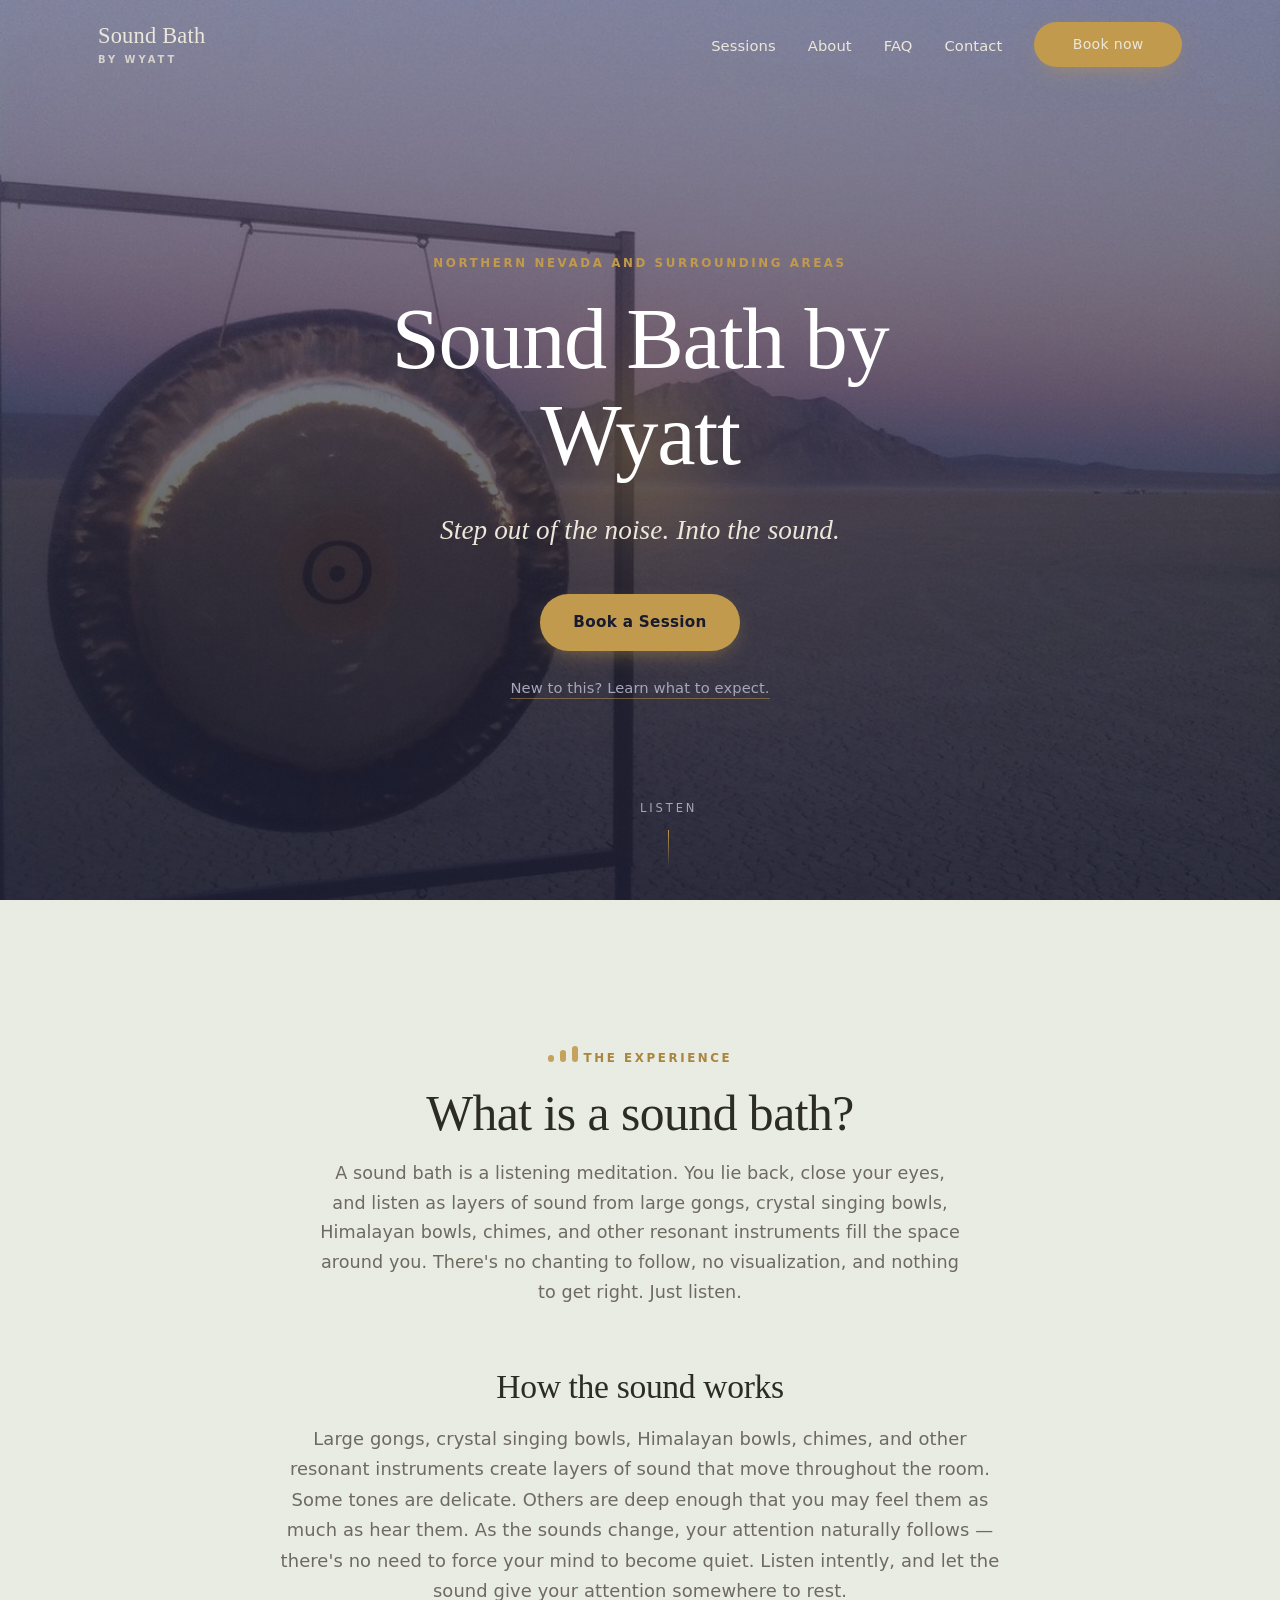
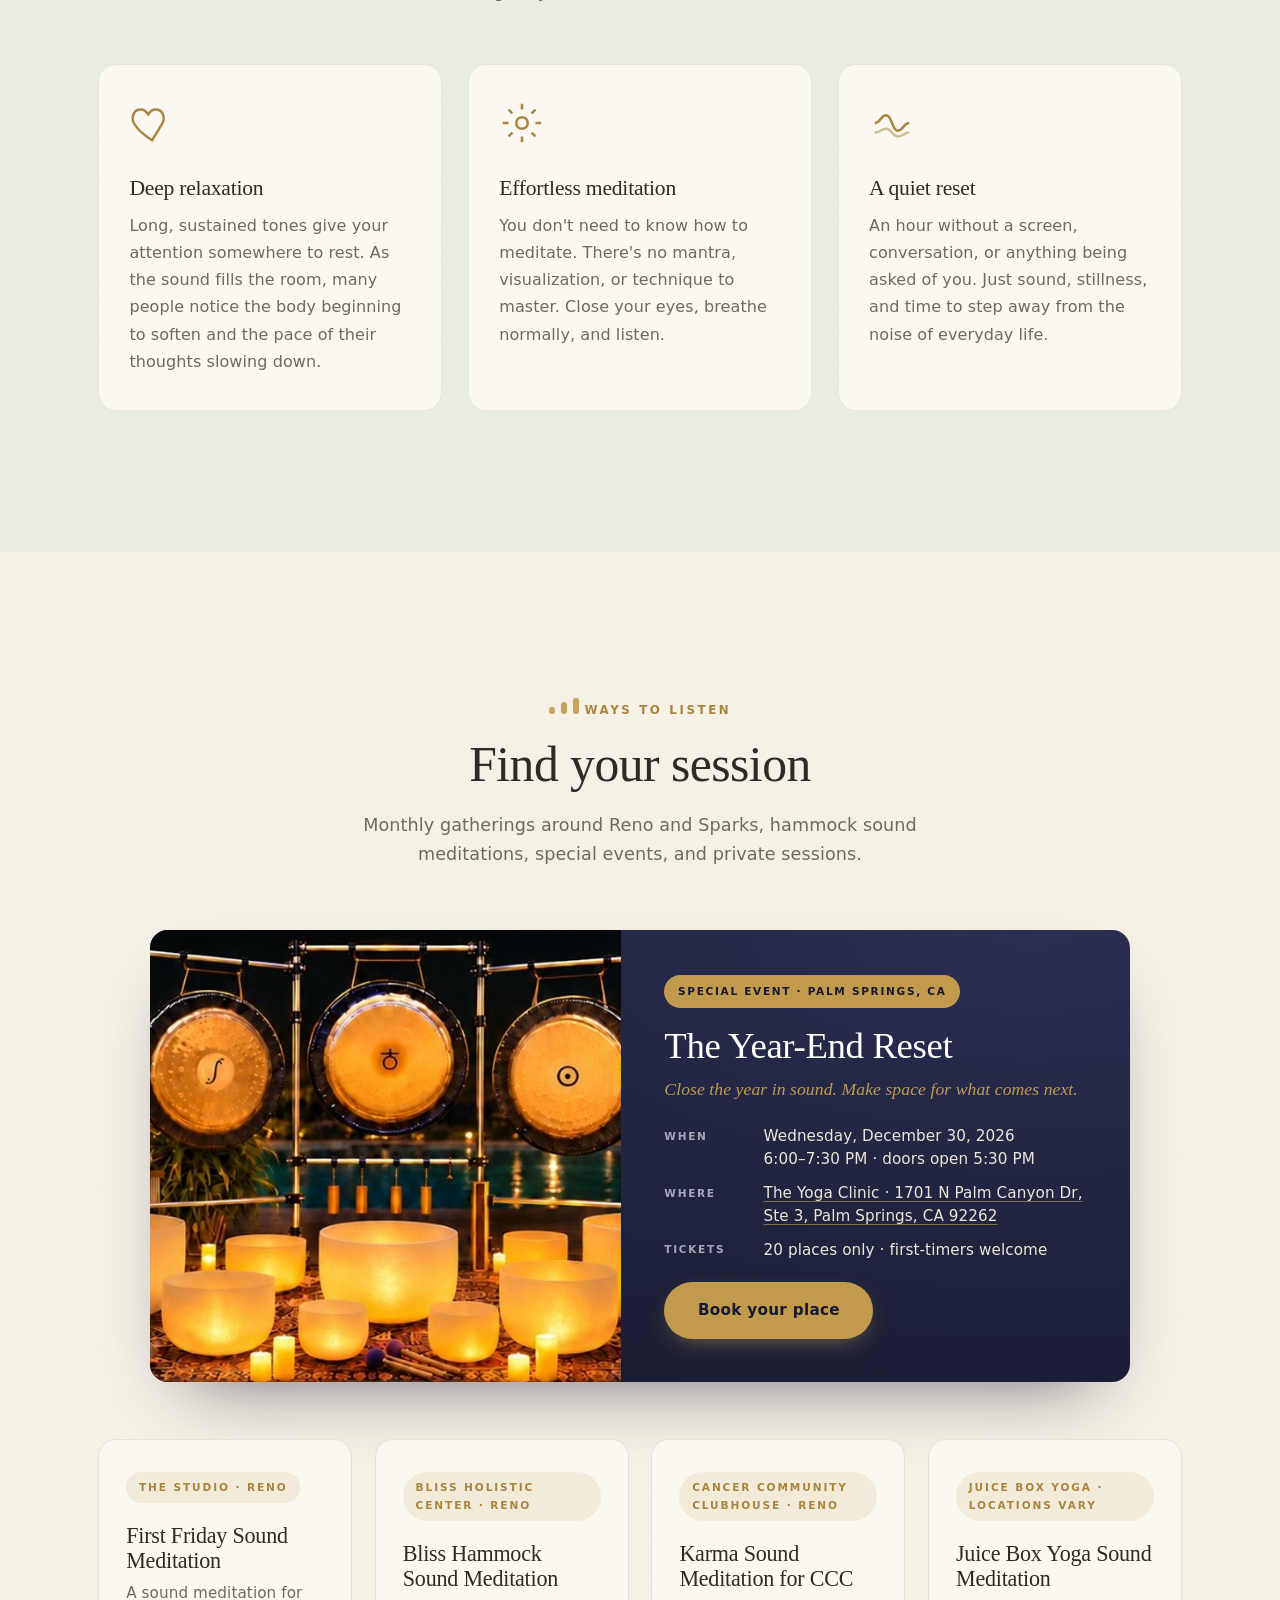
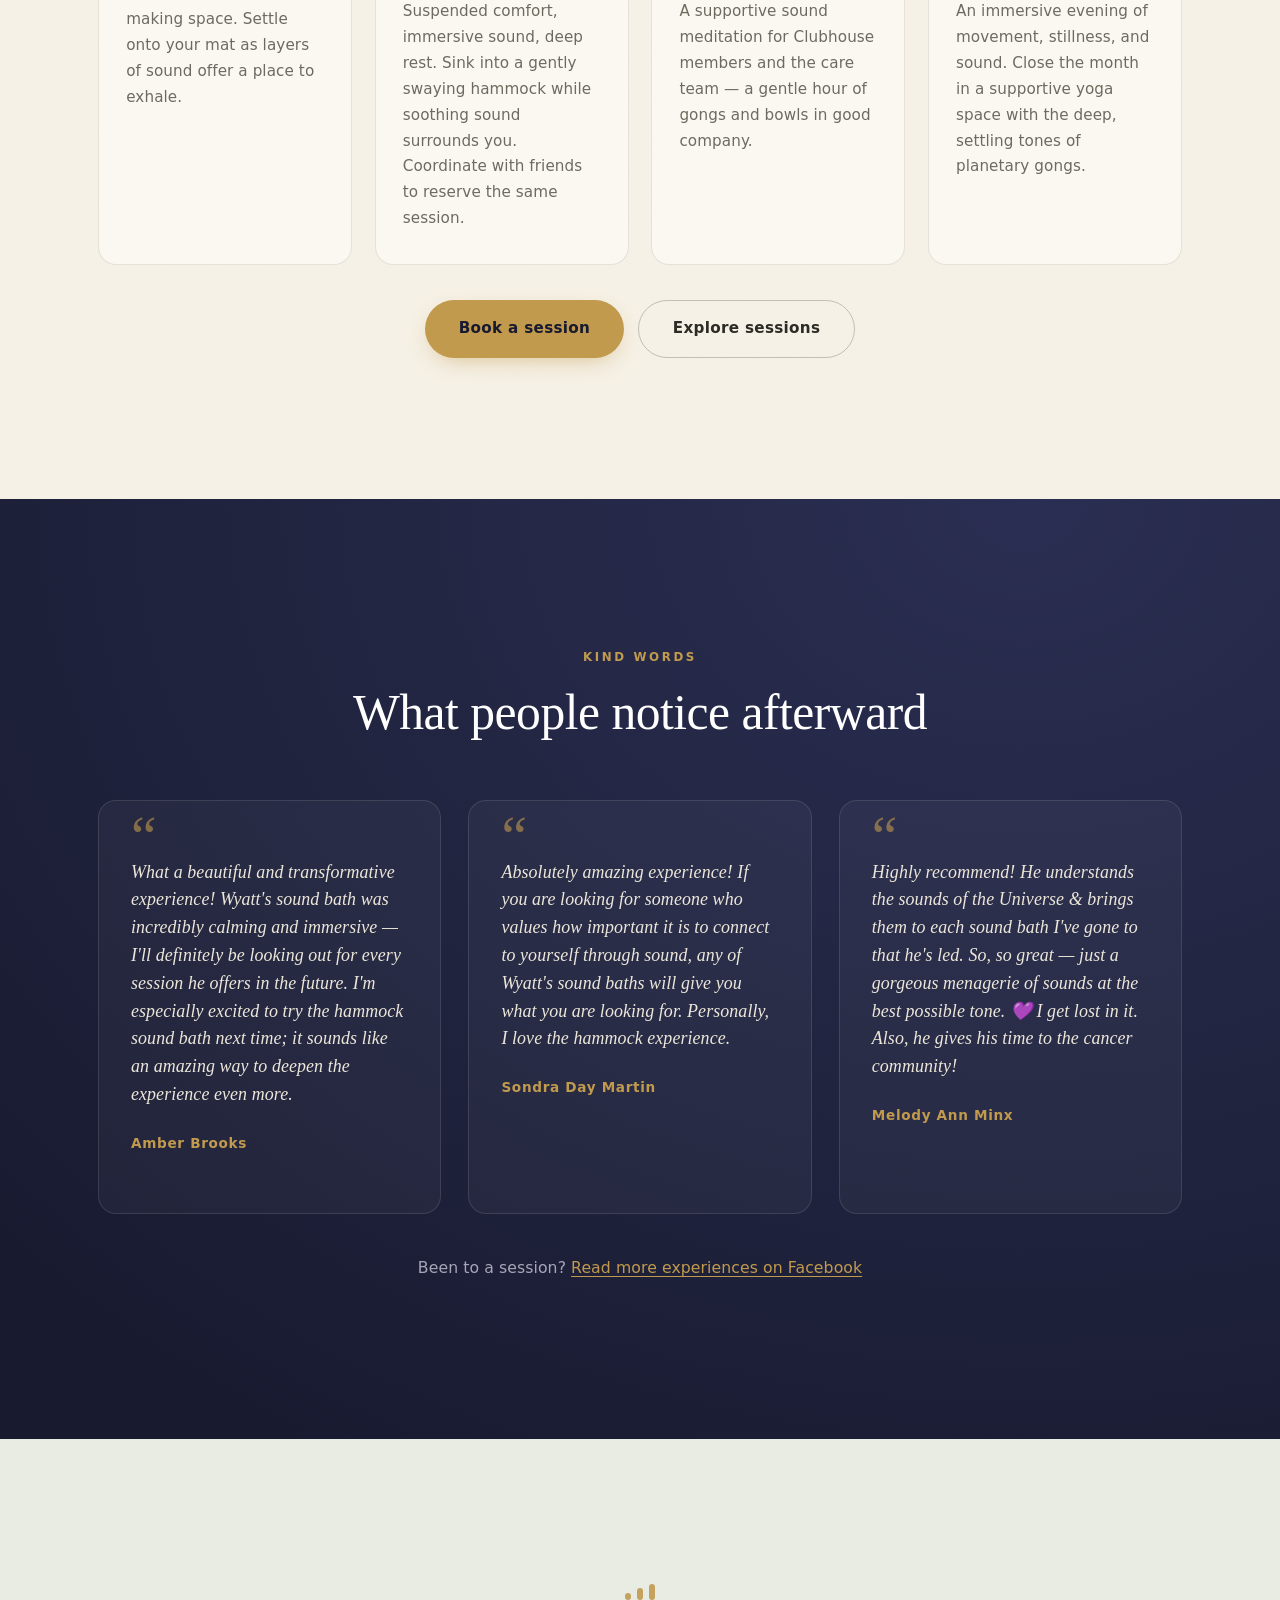
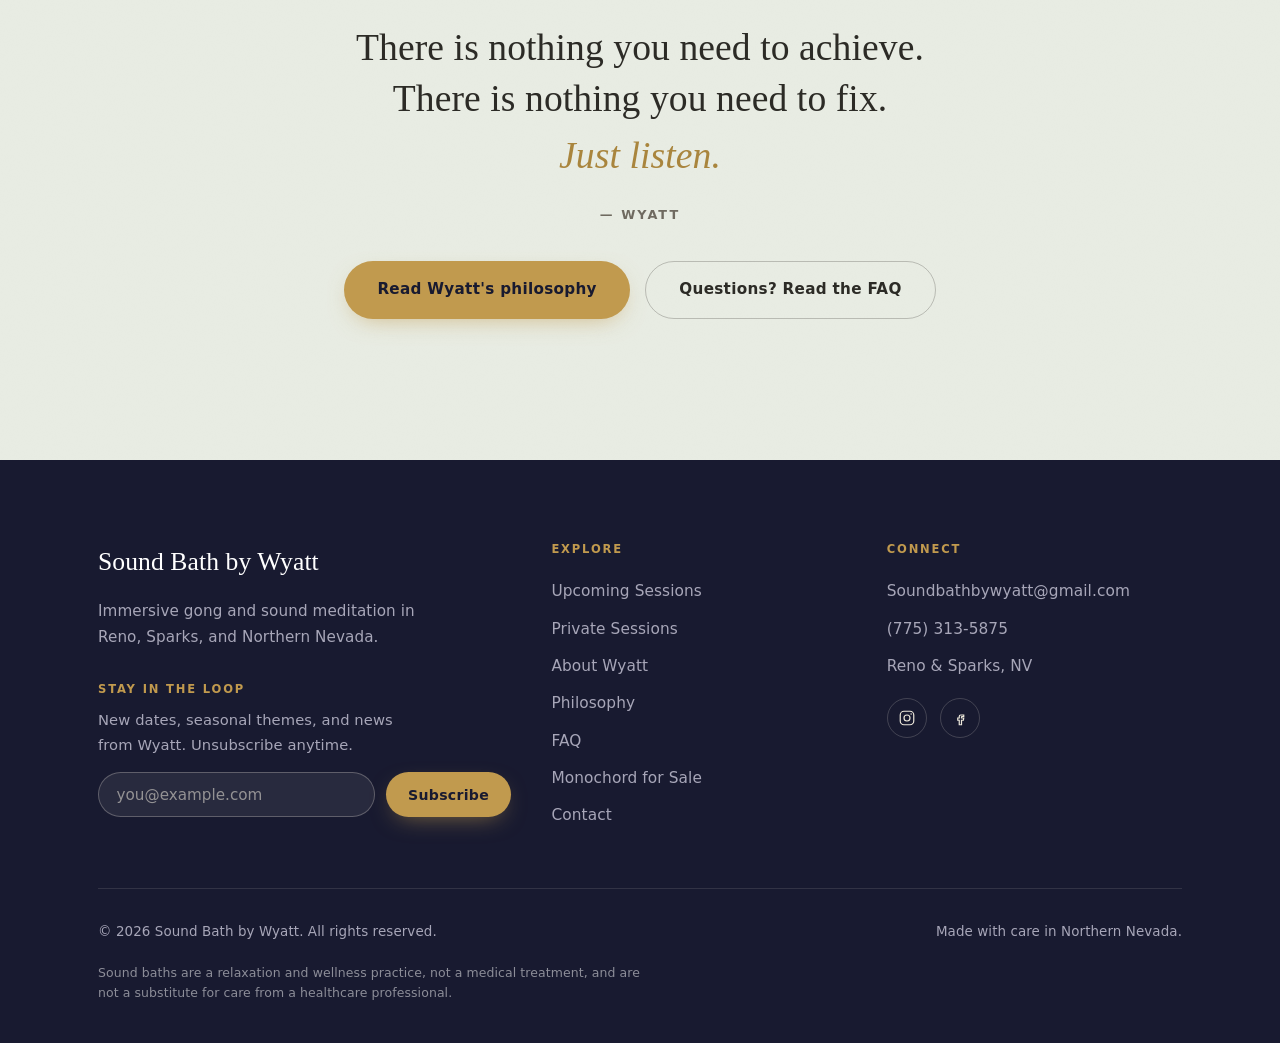
<file: index.html>
<!DOCTYPE html>
<html lang="en">
<head>
<meta charset="UTF-8" />
<meta name="viewport" content="width=device-width, initial-scale=1.0" />
<title>Sound Bath by Wyatt — Deep rest through sound and resonance | Northern Nevada</title>
<meta name="description" content="Immersive gong and sound meditation in Reno, Sparks, and Northern Nevada — large gongs, quartz crystal bowls, Himalayan bowls, and chimes. Step out of the noise. Into the sound." />
<link rel="canonical" href="https://soundbathbywyatt.com/" />
<!-- Social share preview (Open Graph + Twitter) -->
<meta property="og:type" content="website" />
<meta property="og:site_name" content="Sound Bath by Wyatt" />
<meta property="og:title" content="Sound Bath by Wyatt — Deep rest through sound and resonance | Northern Nevada" />
<meta property="og:description" content="Immersive gong and sound meditation in Reno, Sparks, and Northern Nevada — large gongs, quartz crystal bowls, Himalayan bowls, and chimes. Step out of the noise. Into the sound." />
<meta property="og:image" content="https://soundbathbywyatt.com/og-image.jpg" />
<meta property="og:image:width" content="1200" />
<meta property="og:image:height" content="630" />
<meta property="og:url" content="https://soundbathbywyatt.com/" />
<meta name="twitter:card" content="summary_large_image" />
<meta name="twitter:title" content="Sound Bath by Wyatt — Deep rest through sound and resonance | Northern Nevada" />
<meta name="twitter:description" content="Immersive gong and sound meditation in Reno, Sparks, and Northern Nevada — large gongs, quartz crystal bowls, Himalayan bowls, and chimes. Step out of the noise. Into the sound." />
<meta name="twitter:image" content="https://soundbathbywyatt.com/og-image.jpg" />
<meta name="theme-color" content="#21243f" />
<link rel="manifest" href="/manifest.json" />
<meta name="mobile-web-app-capable" content="yes" />
<meta name="apple-mobile-web-app-capable" content="yes" />
<meta name="apple-mobile-web-app-status-bar-style" content="black-translucent" />
<meta name="apple-mobile-web-app-title" content="Sound Bath" />
<link rel="apple-touch-icon" href="/icon-192.png" />
<link rel="icon" href="data:image/svg+xml,%3Csvg%20xmlns%3D%27http%3A//www.w3.org/2000/svg%27%20viewBox%3D%270%200%2032%2032%27%3E%3Crect%20width%3D%2732%27%20height%3D%2732%27%20rx%3D%277%27%20fill%3D%27%2321243f%27/%3E%3Ccircle%20cx%3D%2716%27%20cy%3D%2716%27%20r%3D%2710.5%27%20fill%3D%27none%27%20stroke%3D%27%23c19a4e%27%20stroke-width%3D%271.4%27/%3E%3Ccircle%20cx%3D%2716%27%20cy%3D%2716%27%20r%3D%276.5%27%20fill%3D%27none%27%20stroke%3D%27%23c19a4e%27%20stroke-width%3D%271.4%27/%3E%3Ccircle%20cx%3D%2716%27%20cy%3D%2716%27%20r%3D%272.4%27%20fill%3D%27%23c19a4e%27/%3E%3C/svg%3E" />
<link rel="stylesheet" href="styles.css" />
<script>document.documentElement.className += " js";</script>
</head>

<body data-page="home">

<!-- ============================ HEADER ============================ -->
<header class="site-header" id="header">
  <div class="container nav">
    <a href="index.html" class="brand" aria-label="Sound Bath by Wyatt — home">
      <span class="brand-name">Sound Bath</span>
      <span class="brand-sub">by Wyatt</span>
    </a>

    <button class="nav-toggle" id="navToggle" aria-label="Open menu" aria-expanded="false" aria-controls="navLinks">
      <span></span><span></span><span></span>
    </button>

    <ul class="nav-links" id="navLinks">
      <li><a href="sessions.html">Sessions</a></li>
      <li><a href="about.html">About</a></li>
      <li><a href="faq.html">FAQ</a></li>
      <li><a href="contact.html">Contact</a></li>
      <li><a href="https://linktr.ee/soundbaths" target="_blank" rel="noopener" data-booking class="btn btn-primary nav-cta">Book now</a></li>
    </ul>
  </div>
</header>

<!-- ============================ HERO ============================ -->
<section class="hero" id="top">
  <div class="hero-media" aria-hidden="true"><img src="/desert-gong.jpg" alt="" style="object-position: 32% 42%;"></div>
  <div class="hero-veil" aria-hidden="true"></div>
  <div class="rings" aria-hidden="true">
    <span class="ring"></span><span class="ring"></span><span class="ring"></span><span class="ring"></span><span class="ring"></span>
    <span class="hero-glow"></span>
  </div>
  <div class="hero-content">
    <span class="eyebrow">Northern Nevada and surrounding areas</span>
    <h1>Sound Bath by Wyatt</h1>
    <p class="sub">Step out of the noise. Into the sound.</p>
    <div class="hero-cta">
      <a href="https://linktr.ee/soundbaths" target="_blank" rel="noopener" data-booking class="btn btn-primary">Book a Session</a>
      <br>
      <a href="sessions.html#what-to-expect" class="hero-link">New to this? Learn what to expect.</a>
    </div>
  </div>

  <a href="#experience" class="scroll-hint" aria-label="Scroll down">
    <span>Listen</span>
    <span class="line" aria-hidden="true"></span>
  </a>
</section>

<!-- ====================== WHAT IS A SOUND BATH ====================== -->
<section class="section section--sage" id="experience">
  <div class="container">
    <div class="section-head center reveal">
      <div class="ripple-mark" aria-hidden="true"><span></span><span></span><span></span></div>
      <span class="eyebrow">The Experience</span>
      <h2>What is a sound bath?</h2>
      <p class="lead">A sound bath is a listening meditation. You lie back, close your eyes, and listen as layers of sound from large gongs, crystal singing bowls, Himalayan bowls, chimes, and other resonant instruments fill the space around you. There's no chanting to follow, no visualization, and nothing to get right. Just listen.</p>
    </div>

    <div class="reveal" style="max-width:720px; margin:0 auto 3.6rem; text-align:center;">
      <h3 style="font-size:clamp(1.5rem,3.2vw,2.1rem); margin-bottom:1.1rem;">How the sound works</h3>
      <p style="color:var(--ink-soft);">Large gongs, crystal singing bowls, Himalayan bowls, chimes, and other resonant instruments create layers of sound that move throughout the room. Some tones are delicate. Others are deep enough that you may feel them as much as hear them. As the sounds change, your attention naturally follows — there's no need to force your mind to become quiet. Listen intently, and let the sound give your attention somewhere to rest.</p>
    </div>

    <div class="feature-grid">
      <div class="feature reveal">
        <svg class="feat-icon" viewBox="0 0 24 24" fill="none" stroke="currentColor" stroke-width="1.3"><path d="M12 21s-7-4.5-9.5-9C1 9 2.5 5 6 5c2 0 3.2 1.3 4 2.5C10.8 6.3 12 5 14 5c3.5 0 5 4 3.5 7-2.5 4.5-5.5 9-5.5 9z"/></svg>
        <h3>Deep relaxation</h3>
        <p>Long, sustained tones give your attention somewhere to rest. As the sound fills the room, many people notice the body beginning to soften and the pace of their thoughts slowing down.</p>
      </div>
      <div class="feature reveal d1">
        <svg class="feat-icon" viewBox="0 0 24 24" fill="none" stroke="currentColor" stroke-width="1.3"><circle cx="12" cy="12" r="3"/><path d="M12 2v3M12 19v3M2 12h3M19 12h3M5 5l2 2M17 17l2 2M19 5l-2 2M7 17l-2 2"/></svg>
        <h3>Effortless meditation</h3>
        <p>You don't need to know how to meditate. There's no mantra, visualization, or technique to master. Close your eyes, breathe normally, and listen.</p>
      </div>
      <div class="feature reveal d2">
        <svg class="feat-icon" viewBox="0 0 24 24" fill="none" stroke="currentColor" stroke-width="1.3"><path d="M3 12c3 0 3-4 6-4s3 8 6 8 3-4 6-4"/><path d="M3 17c3 0 3-2 6-2s3 4 6 4 3-2 6-2" opacity=".5"/></svg>
        <h3>A quiet reset</h3>
        <p>An hour without a screen, conversation, or anything being asked of you. Just sound, stillness, and time to step away from the noise of everyday life.</p>
      </div>
    </div>
  </div>
</section>

<!-- ====================== FIND YOUR SESSION ====================== -->
<!-- The four session types come from SESSIONS in content.js. Dates and times
     live on Wyatt's Linktree — "Book a session" goes there. -->
<section class="section section--cream" id="find-your-session">
  <div class="container">
    <div class="section-head center reveal">
      <div class="ripple-mark" aria-hidden="true"><span></span><span></span><span></span></div>
      <span class="eyebrow">Ways to Listen</span>
      <h2>Find your session</h2>
      <p>Monthly gatherings around Reno and Sparks, hammock sound meditations, special events, and private sessions.</p>
    </div>

    <!-- Featured event card (FEATURED EVENT in content.js); hides itself after the date -->
    <div id="specialEvents" data-compact="true"></div>

    <div class="offer-grid type-grid" id="sessionGrid" data-compact="true"></div>

    <div class="cta-row reveal">
      <a href="https://linktr.ee/soundbaths" target="_blank" rel="noopener" data-booking class="btn btn-primary">Book a session</a>
      <a href="sessions.html" class="btn btn-outline-dark">Explore sessions</a>
    </div>
  </div>
</section>

<!-- ========================= KIND WORDS ========================= -->
<!-- Three reviews at a time, picked at random from the REVIEWS list in content.js. -->
<section class="section section--indigo" id="testimonials">
  <div class="container">
    <div class="section-head center reveal">
      <span class="eyebrow" style="color:var(--gold);">Kind Words</span>
      <h2>What people notice afterward</h2>
    </div>

    <div class="quote-grid" id="quoteGrid" data-limit="3" data-shuffle="true"></div>

    <p class="reveal" style="text-align:center; margin-top:2.6rem; color:var(--on-dark-soft); font-size:0.98rem;">
      Been to a session? <a href="https://www.facebook.com/soundbathbywyatt/reviews" target="_blank" rel="noopener" style="color:var(--gold); text-decoration:underline; text-underline-offset:3px;">Read more experiences on Facebook</a>
    </p>
  </div>
</section>

<!-- ====================== PHILOSOPHY TEASER ====================== -->
<section class="section section--sage" id="philosophy-teaser">
  <div class="container">
    <div class="teaser-quote reveal">
      <div class="ripple-mark" aria-hidden="true"><span></span><span></span><span></span></div>
      <blockquote>
        <span>There is nothing you need to achieve.</span>
        <span>There is nothing you need to fix.</span>
        <span class="final">Just listen.</span>
      </blockquote>
      <cite>— Wyatt</cite>
      <div class="cta-row">
        <a href="about.html#philosophy" class="btn btn-primary">Read Wyatt's philosophy</a>
        <a href="faq.html" class="btn btn-outline-dark">Questions? Read the FAQ</a>
      </div>
    </div>
  </div>
</section>

<!-- ============================ FOOTER ============================ -->
<footer class="site-footer">
  <div class="container">
    <div class="footer-top">
      <div class="footer-brand">
        <span class="brand-name">Sound Bath by Wyatt</span>
        <p>Immersive gong and sound meditation in Reno, Sparks, and Northern Nevada.</p>

        <!-- EMAIL LIST (Mailchimp) — sign-ups go straight to Wyatt's Mailchimp
             audience. With JavaScript on it confirms right here; without it,
             Mailchimp's own confirmation page opens in a new tab. -->
        <div class="footer-signup" id="newsletter">
          <h4>Stay in the loop</h4>
          <p>New dates, seasonal themes, and news from Wyatt. Unsubscribe anytime.</p>
          <form id="mc-embedded-subscribe-form" name="mc-embedded-subscribe-form"
                action="https://gmail.us18.list-manage.com/subscribe/post?u=1aa939d4cb958c5727905b5fe&amp;id=99c67c9819&amp;f_id=00abace6f0"
                method="post" target="_blank">
            <label class="sr-only" for="mce-EMAIL">Email address</label>
            <div class="nl-row">
              <input type="email" name="EMAIL" id="mce-EMAIL" placeholder="you@example.com" autocomplete="email" required>
              <button type="submit" class="btn btn-primary" id="mc-embedded-subscribe">Subscribe</button>
            </div>
            <!-- Mailchimp's bot trap — must stay empty and hidden -->
            <div class="hp-field" aria-hidden="true"><input type="text" name="b_1aa939d4cb958c5727905b5fe_99c67c9819" tabindex="-1" value=""></div>
            <p class="nl-status" id="mcStatus" role="status" aria-live="polite"></p>
          </form>
        </div>
      </div>

      <div class="footer-col">
        <h4>Explore</h4>
        <ul>
          <li><a href="sessions.html">Upcoming Sessions</a></li>
          <li><a href="sessions.html#private-sessions">Private Sessions</a></li>
          <li><a href="about.html">About Wyatt</a></li>
          <li><a href="about.html#philosophy">Philosophy</a></li>
          <li><a href="faq.html">FAQ</a></li>
          <li><a href="about.html#monochord">Monochord for Sale</a></li>
          <li><a href="contact.html">Contact</a></li>
        </ul>
      </div>

      <div class="footer-col">
        <h4>Connect</h4>
        <ul>
          <!-- EDIT: CONTACT -->
          <li><a href="mailto:Soundbathbywyatt@gmail.com">Soundbathbywyatt@gmail.com</a></li>
          <li><a href="tel:+17753135875">(775) 313-5875</a></li>
          <li>Reno &amp; Sparks, NV</li>
        </ul>
        <!-- EDIT: SOCIAL -->
        <div class="footer-social" style="margin-top:1.2rem;">
          <a href="https://www.instagram.com/sound_bath_by_wyatt/" target="_blank" rel="noopener" aria-label="Instagram"><svg viewBox="0 0 24 24" fill="none" stroke="currentColor" stroke-width="1.6"><rect x="3" y="3" width="18" height="18" rx="5"/><circle cx="12" cy="12" r="4"/><circle cx="17.5" cy="6.5" r="1" fill="currentColor" stroke="none"/></svg></a>
          <a href="https://www.facebook.com/soundbathbywyatt/" target="_blank" rel="noopener" aria-label="Facebook"><svg viewBox="0 0 24 24" fill="none" stroke="currentColor" stroke-width="1.6"><path d="M15 8h-2a2 2 0 0 0-2 2v2H9v3h2v6h3v-6h2.5l.5-3H14v-1.5a.5.5 0 0 1 .5-.5H17V8z"/></svg></a>
        </div>
      </div>
    </div>

    <div class="footer-bottom">
      <span>&copy; <span id="year"></span> Sound Bath by Wyatt. All rights reserved.</span>
      <span>Made with care in Northern Nevada.</span>
    </div>
    <p class="footer-legal">Sound baths are a relaxation and wellness practice, not a medical treatment, and are not a substitute for care from a healthcare professional.</p>
  </div>
</footer>

<!-- Schedule, events, reviews and photos live in content.js — the one file for everyday edits. -->
<script src="content.js"></script>
<script src="site.js"></script>

</body>
</html>
</file>
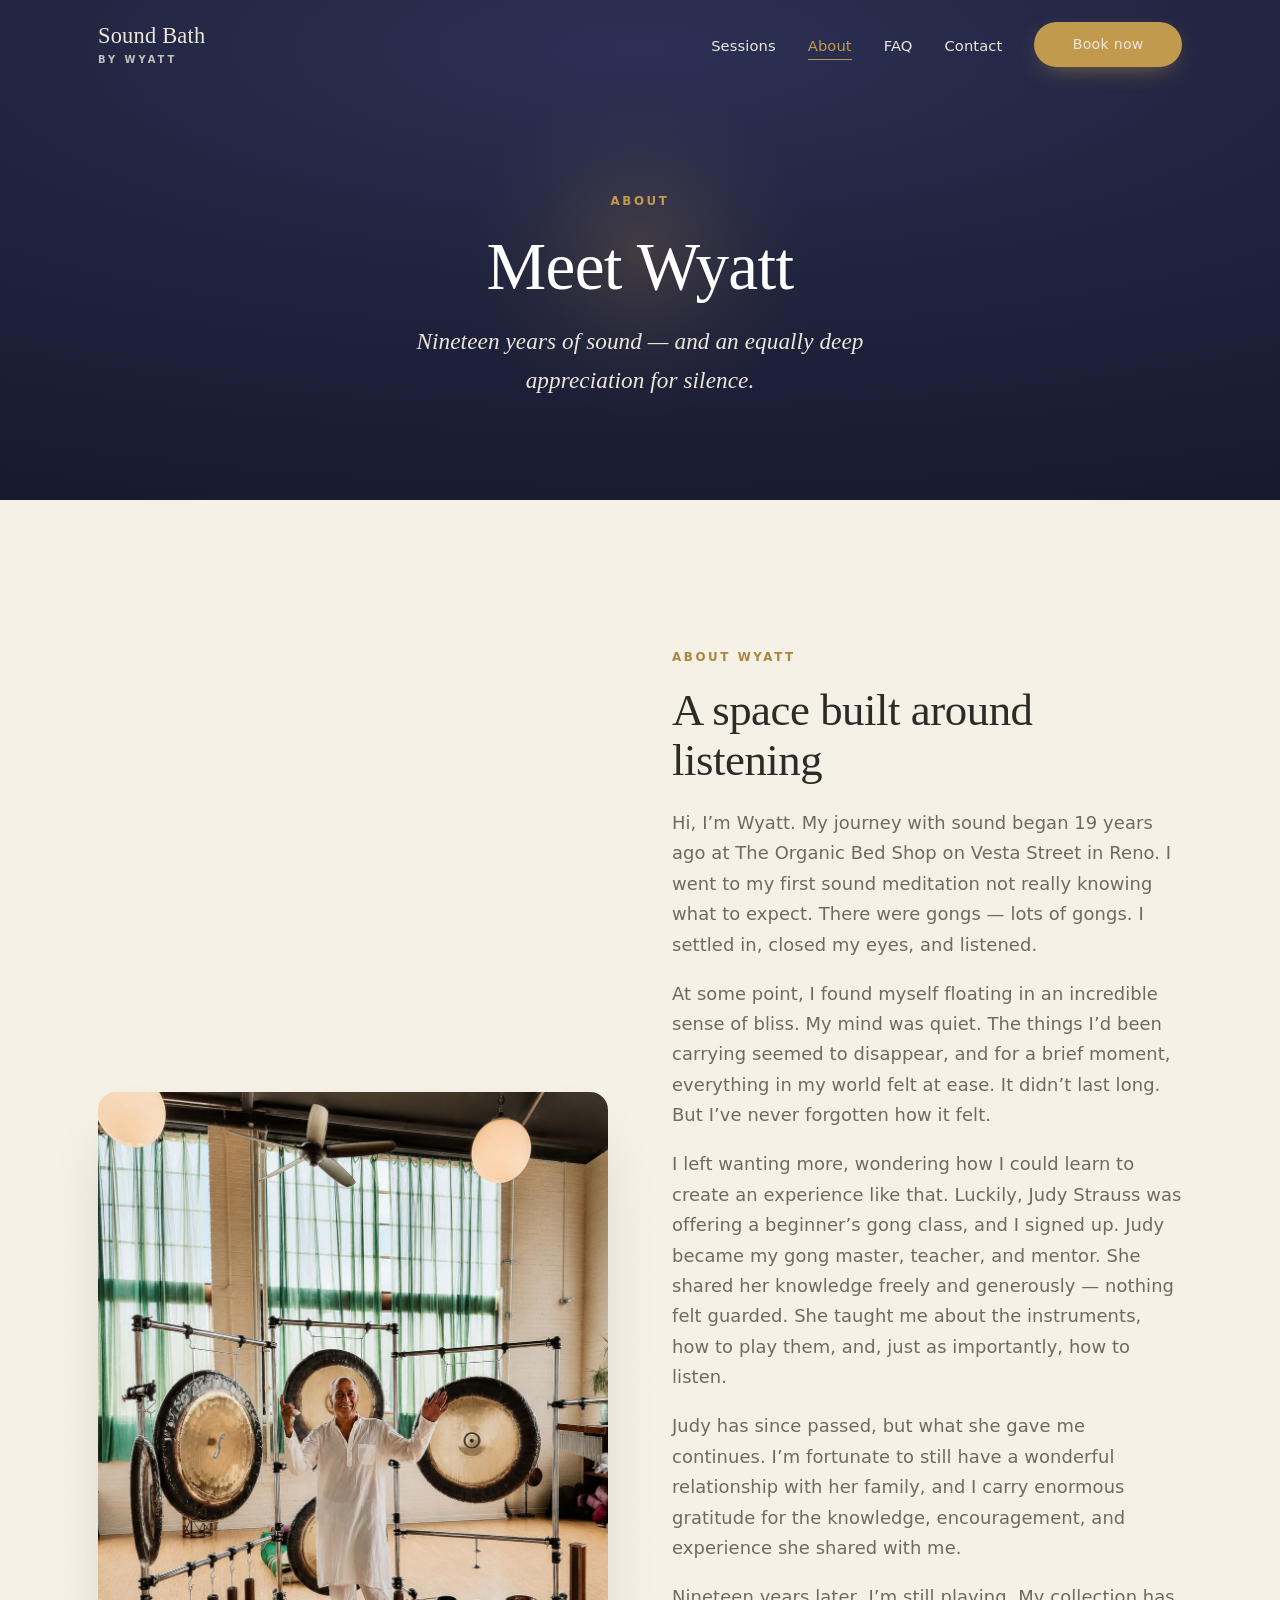
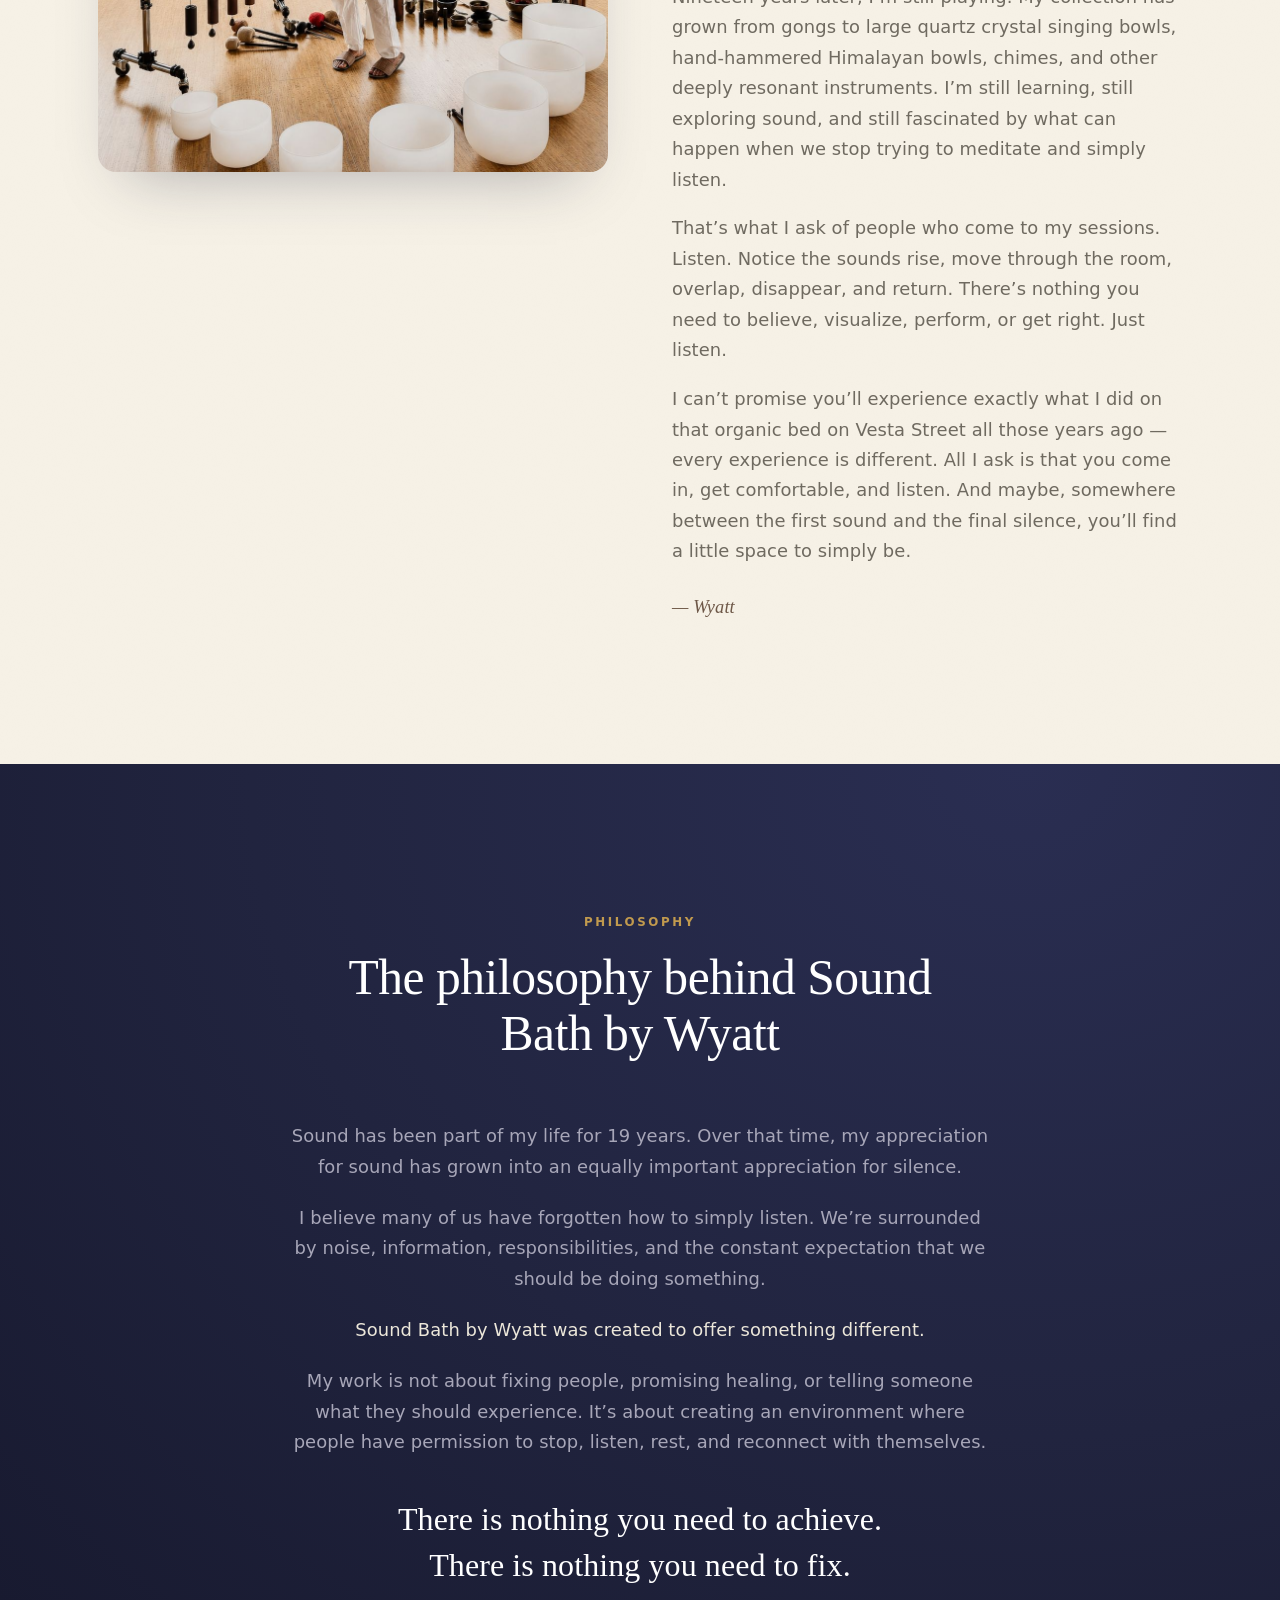
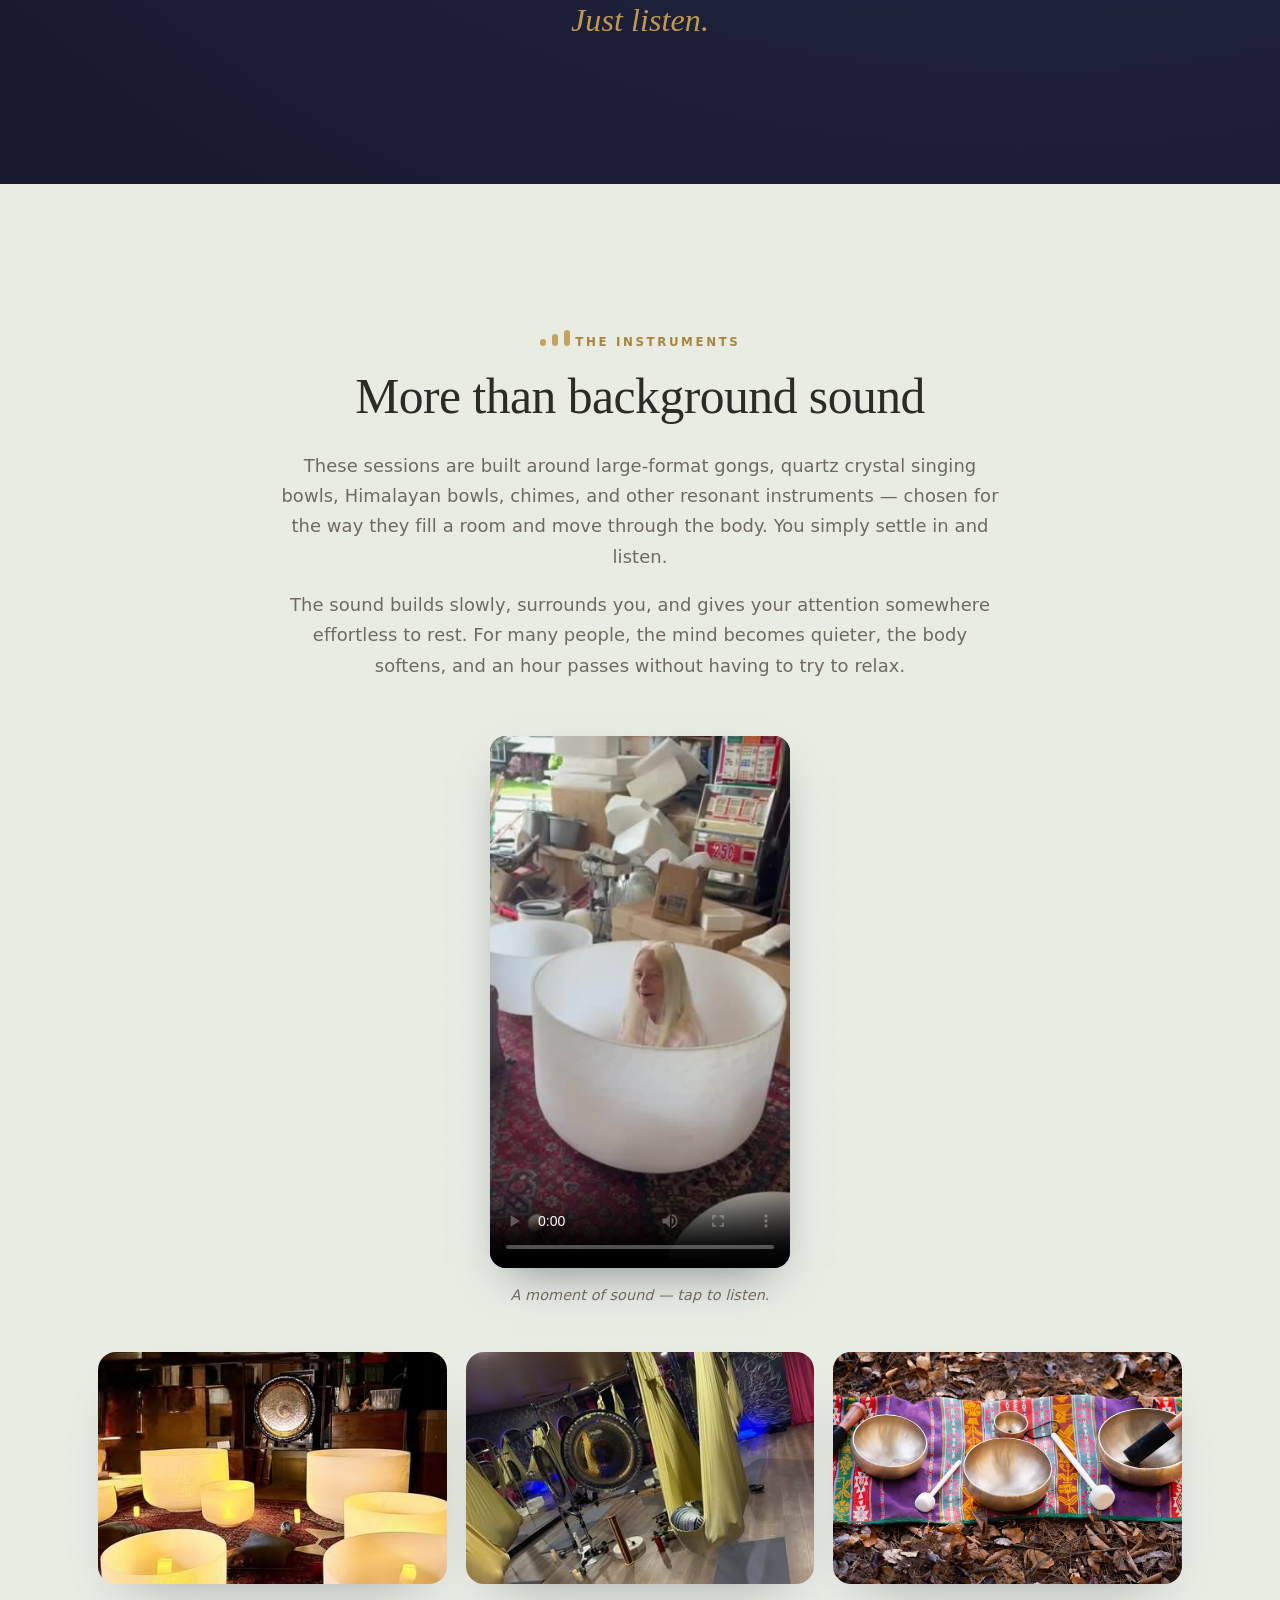
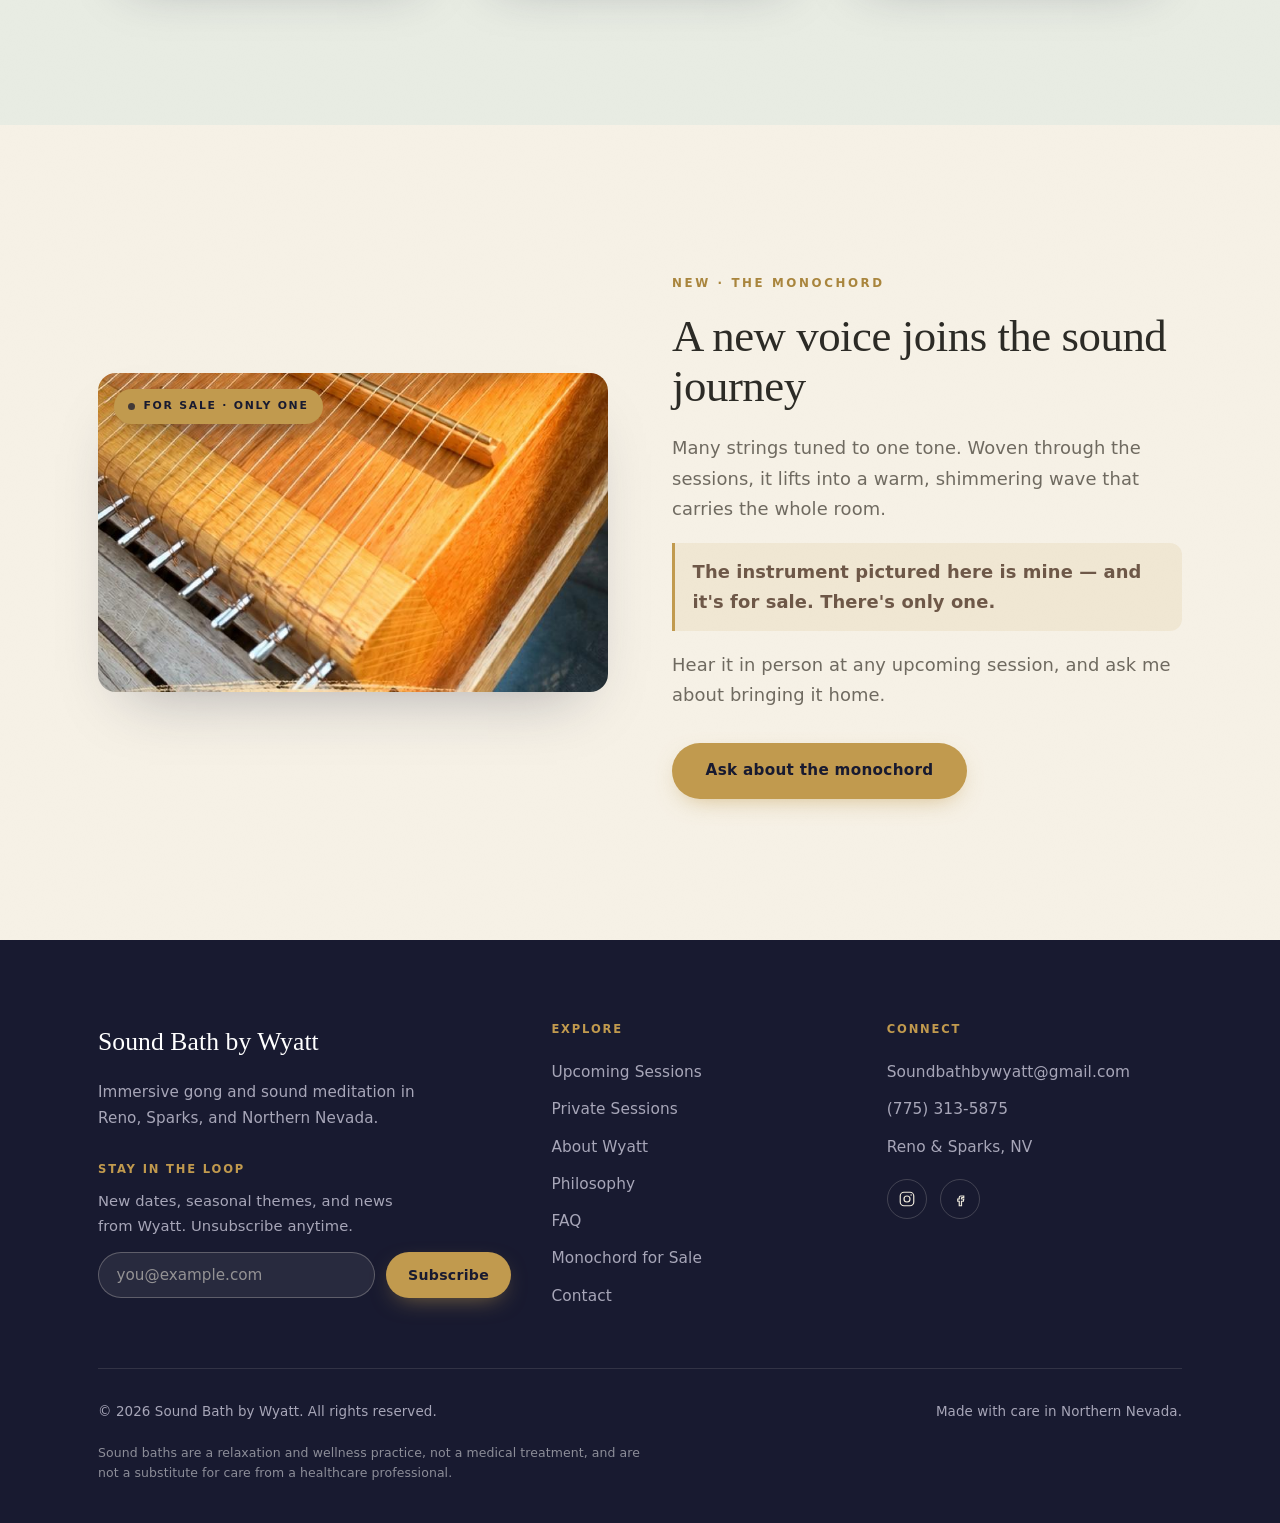
<file: about.html>
<!DOCTYPE html>
<html lang="en">
<head>
<meta charset="UTF-8" />
<meta name="viewport" content="width=device-width, initial-scale=1.0" />
<title>About Wyatt &amp; His Philosophy — Sound Bath by Wyatt</title>
<meta name="description" content="Meet Wyatt — nineteen years of gongs, crystal bowls, and listening in Reno — and the philosophy behind Sound Bath by Wyatt: nothing to fix, nothing to achieve. Just listen." />
<link rel="canonical" href="https://soundbathbywyatt.com/about.html" />
<!-- Social share preview (Open Graph + Twitter) -->
<meta property="og:type" content="website" />
<meta property="og:site_name" content="Sound Bath by Wyatt" />
<meta property="og:title" content="About Wyatt &amp; His Philosophy — Sound Bath by Wyatt" />
<meta property="og:description" content="Meet Wyatt — nineteen years of gongs, crystal bowls, and listening in Reno — and the philosophy behind Sound Bath by Wyatt: nothing to fix, nothing to achieve. Just listen." />
<meta property="og:image" content="https://soundbathbywyatt.com/og-image.jpg" />
<meta property="og:image:width" content="1200" />
<meta property="og:image:height" content="630" />
<meta property="og:url" content="https://soundbathbywyatt.com/about.html" />
<meta name="twitter:card" content="summary_large_image" />
<meta name="twitter:title" content="About Wyatt &amp; His Philosophy — Sound Bath by Wyatt" />
<meta name="twitter:description" content="Meet Wyatt — nineteen years of gongs, crystal bowls, and listening in Reno — and the philosophy behind Sound Bath by Wyatt: nothing to fix, nothing to achieve. Just listen." />
<meta name="twitter:image" content="https://soundbathbywyatt.com/og-image.jpg" />
<meta name="theme-color" content="#21243f" />
<link rel="manifest" href="/manifest.json" />
<meta name="mobile-web-app-capable" content="yes" />
<meta name="apple-mobile-web-app-capable" content="yes" />
<meta name="apple-mobile-web-app-status-bar-style" content="black-translucent" />
<meta name="apple-mobile-web-app-title" content="Sound Bath" />
<link rel="apple-touch-icon" href="/icon-192.png" />
<link rel="icon" href="data:image/svg+xml,%3Csvg%20xmlns%3D%27http%3A//www.w3.org/2000/svg%27%20viewBox%3D%270%200%2032%2032%27%3E%3Crect%20width%3D%2732%27%20height%3D%2732%27%20rx%3D%277%27%20fill%3D%27%2321243f%27/%3E%3Ccircle%20cx%3D%2716%27%20cy%3D%2716%27%20r%3D%2710.5%27%20fill%3D%27none%27%20stroke%3D%27%23c19a4e%27%20stroke-width%3D%271.4%27/%3E%3Ccircle%20cx%3D%2716%27%20cy%3D%2716%27%20r%3D%276.5%27%20fill%3D%27none%27%20stroke%3D%27%23c19a4e%27%20stroke-width%3D%271.4%27/%3E%3Ccircle%20cx%3D%2716%27%20cy%3D%2716%27%20r%3D%272.4%27%20fill%3D%27%23c19a4e%27/%3E%3C/svg%3E" />
<link rel="stylesheet" href="styles.css" />
<script>document.documentElement.className += " js";</script>
</head>

<body data-page="about">

<!-- ============================ HEADER ============================ -->
<header class="site-header" id="header">
  <div class="container nav">
    <a href="index.html" class="brand" aria-label="Sound Bath by Wyatt — home">
      <span class="brand-name">Sound Bath</span>
      <span class="brand-sub">by Wyatt</span>
    </a>

    <button class="nav-toggle" id="navToggle" aria-label="Open menu" aria-expanded="false" aria-controls="navLinks">
      <span></span><span></span><span></span>
    </button>

    <ul class="nav-links" id="navLinks">
      <li><a href="sessions.html">Sessions</a></li>
      <li><a href="about.html" aria-current="page">About</a></li>
      <li><a href="faq.html">FAQ</a></li>
      <li><a href="contact.html">Contact</a></li>
      <li><a href="https://linktr.ee/soundbaths" target="_blank" rel="noopener" data-booking class="btn btn-primary nav-cta">Book now</a></li>
    </ul>
  </div>
</header>

<!-- ============================ PAGE HEADER ============================ -->
<section class="page-hero">
  <div class="rings" aria-hidden="true">
    <span class="ring"></span><span class="ring"></span><span class="ring"></span><span class="ring"></span><span class="ring"></span>
    <span class="hero-glow"></span>
  </div>
  <div class="page-hero-content">
    <span class="eyebrow">About</span>
    <h1>Meet Wyatt</h1>
    <p class="sub">Nineteen years of sound — and an equally deep appreciation for silence.</p>
  </div>
</section>

<!-- ============================ ABOUT ============================ -->
<section class="section section--cream" id="about">
  <div class="container">
    <div class="split">
      <div class="split-media reveal">
        <img class="photo tall" src="images/wyatt-portrait.jpg" alt="Wyatt standing among his gongs and crystal singing bowls in a bright, light-filled studio">
      </div>

      <div class="split-text reveal d1">
        <span class="eyebrow">About Wyatt</span>
        <h2>A space built around listening</h2>
        <p>Hi, I’m Wyatt. My journey with sound began 19 years ago at The Organic Bed Shop on Vesta Street in Reno. I went to my first sound meditation not really knowing what to expect. There were gongs — lots of gongs. I settled in, closed my eyes, and listened.</p>
        <p>At some point, I found myself floating in an incredible sense of bliss. My mind was quiet. The things I’d been carrying seemed to disappear, and for a brief moment, everything in my world felt at ease. It didn’t last long. But I’ve never forgotten how it felt.</p>
        <p>I left wanting more, wondering how I could learn to create an experience like that. Luckily, Judy Strauss was offering a beginner’s gong class, and I signed up. Judy became my gong master, teacher, and mentor. She shared her knowledge freely and generously — nothing felt guarded. She taught me about the instruments, how to play them, and, just as importantly, how to listen.</p>
        <p>Judy has since passed, but what she gave me continues. I’m fortunate to still have a wonderful relationship with her family, and I carry enormous gratitude for the knowledge, encouragement, and experience she shared with me.</p>
        <p>Nineteen years later, I’m still playing. My collection has grown from gongs to large quartz crystal singing bowls, hand-hammered Himalayan bowls, chimes, and other deeply resonant instruments. I’m still learning, still exploring sound, and still fascinated by what can happen when we stop trying to meditate and simply listen.</p>
        <p>That’s what I ask of people who come to my sessions. Listen. Notice the sounds rise, move through the room, overlap, disappear, and return. There’s nothing you need to believe, visualize, perform, or get right. Just listen.</p>
        <p>I can’t promise you’ll experience exactly what I did on that organic bed on Vesta Street all those years ago — every experience is different. All I ask is that you come in, get comfortable, and listen. And maybe, somewhere between the first sound and the final silence, you’ll find a little space to simply be.</p>
        <p class="signoff">— Wyatt</p>
      </div>
    </div>
  </div>
</section>

<!-- ============================ PHILOSOPHY ============================ -->
<section class="section section--indigo" id="philosophy">
  <div class="container">
    <div class="section-head center reveal">
      <span class="eyebrow" style="color:var(--gold);">Philosophy</span>
      <h2>The philosophy behind Sound Bath by Wyatt</h2>
    </div>
    <div class="philosophy-body reveal">
        <p>Sound has been part of my life for 19 years. Over that time, my appreciation for sound has grown into an equally important appreciation for silence.</p>
        <p>I believe many of us have forgotten how to simply listen. We’re surrounded by noise, information, responsibilities, and the constant expectation that we should be doing something.</p>
        <p class="strong">Sound Bath by Wyatt was created to offer something different.</p>
        <p>My work is not about fixing people, promising healing, or telling someone what they should experience. It’s about creating an environment where people have permission to stop, listen, rest, and reconnect with themselves.</p>
      <p class="philosophy-close">
        <span>There is nothing you need to achieve.</span>
        <span>There is nothing you need to fix.</span>
        <span class="final">Just listen.</span>
      </p>
    </div>
  </div>
</section>

<!-- ========================= INSTRUMENTS + GALLERY ========================= -->
<!-- Gallery photos come from the GALLERY list in content.js. -->
<section class="section section--sage" id="gallery">
  <div class="container">
    <div class="section-head center reveal" style="margin-bottom:1.6rem;">
      <div class="ripple-mark" aria-hidden="true"><span></span><span></span><span></span></div>
      <span class="eyebrow">The Instruments</span>
      <h2>More than background sound</h2>
    </div>
    <div class="lead-pair reveal">
      <p>These sessions are built around large-format gongs, quartz crystal singing bowls, Himalayan bowls, chimes, and other resonant instruments — chosen for the way they fill a room and move through the body. You simply settle in and listen.</p>
      <p>The sound builds slowly, surrounds you, and gives your attention somewhere effortless to rest. For many people, the mind becomes quieter, the body softens, and an hour passes without having to try to relax.</p>
    </div>

    <!-- Short clip — has sound, so it plays on tap rather than autoplaying. -->
    <div class="video-wrap reveal">
      <video controls playsinline preload="metadata" poster="/video-poster.jpg">
        <source src="/soundbath-video.mp4" type="video/mp4">
        Your browser doesn't support embedded video.
      </video>
      <p>A moment of sound — tap to listen.</p>
    </div>

    <div class="gallery-grid" id="galleryGrid"></div>
  </div>
</section>

<!-- ========================= MONOCHORD (FOR SALE) ========================= -->
<!-- When the monochord sells, delete this whole section (from this comment down
     to its closing </section>) and remove "Monochord for Sale" from the footer
     on every page. -->
<section class="section section--cream" id="monochord">
  <div class="container">
    <div class="split">
      <div class="split-media reveal">
        <figure class="mono-figure">
          <img class="photo wide" src="images/monochord.jpg" alt="Close-up of Wyatt's wooden monochord, its many strings stretched over a warm golden soundboard" loading="lazy">
          <span class="sale-badge">For sale · Only one</span>
        </figure>
      </div>

      <div class="split-text reveal d1">
        <span class="eyebrow">New · The Monochord</span>
        <h2>A new voice joins the sound journey</h2>
        <p>Many strings tuned to one tone. Woven through the sessions, it lifts into a warm, shimmering wave that carries the whole room.</p>
        <p class="sale-note">The instrument pictured here is mine — and it's for sale. There's only one.</p>
        <p>Hear it in person at any upcoming session, and ask me about bringing it home.</p>
        <a href="contact.html?topic=Buying%20the%20monochord#contact-form" class="btn btn-primary">Ask about the monochord</a>
      </div>
    </div>
  </div>
</section>

<!-- ============================ FOOTER ============================ -->
<footer class="site-footer">
  <div class="container">
    <div class="footer-top">
      <div class="footer-brand">
        <span class="brand-name">Sound Bath by Wyatt</span>
        <p>Immersive gong and sound meditation in Reno, Sparks, and Northern Nevada.</p>

        <!-- EMAIL LIST (Mailchimp) — sign-ups go straight to Wyatt's Mailchimp
             audience. With JavaScript on it confirms right here; without it,
             Mailchimp's own confirmation page opens in a new tab. -->
        <div class="footer-signup" id="newsletter">
          <h4>Stay in the loop</h4>
          <p>New dates, seasonal themes, and news from Wyatt. Unsubscribe anytime.</p>
          <form id="mc-embedded-subscribe-form" name="mc-embedded-subscribe-form"
                action="https://gmail.us18.list-manage.com/subscribe/post?u=1aa939d4cb958c5727905b5fe&amp;id=99c67c9819&amp;f_id=00abace6f0"
                method="post" target="_blank">
            <label class="sr-only" for="mce-EMAIL">Email address</label>
            <div class="nl-row">
              <input type="email" name="EMAIL" id="mce-EMAIL" placeholder="you@example.com" autocomplete="email" required>
              <button type="submit" class="btn btn-primary" id="mc-embedded-subscribe">Subscribe</button>
            </div>
            <!-- Mailchimp's bot trap — must stay empty and hidden -->
            <div class="hp-field" aria-hidden="true"><input type="text" name="b_1aa939d4cb958c5727905b5fe_99c67c9819" tabindex="-1" value=""></div>
            <p class="nl-status" id="mcStatus" role="status" aria-live="polite"></p>
          </form>
        </div>
      </div>

      <div class="footer-col">
        <h4>Explore</h4>
        <ul>
          <li><a href="sessions.html">Upcoming Sessions</a></li>
          <li><a href="sessions.html#private-sessions">Private Sessions</a></li>
          <li><a href="about.html">About Wyatt</a></li>
          <li><a href="about.html#philosophy">Philosophy</a></li>
          <li><a href="faq.html">FAQ</a></li>
          <li><a href="about.html#monochord">Monochord for Sale</a></li>
          <li><a href="contact.html">Contact</a></li>
        </ul>
      </div>

      <div class="footer-col">
        <h4>Connect</h4>
        <ul>
          <!-- EDIT: CONTACT -->
          <li><a href="mailto:Soundbathbywyatt@gmail.com">Soundbathbywyatt@gmail.com</a></li>
          <li><a href="tel:+17753135875">(775) 313-5875</a></li>
          <li>Reno &amp; Sparks, NV</li>
        </ul>
        <!-- EDIT: SOCIAL -->
        <div class="footer-social" style="margin-top:1.2rem;">
          <a href="https://www.instagram.com/sound_bath_by_wyatt/" target="_blank" rel="noopener" aria-label="Instagram"><svg viewBox="0 0 24 24" fill="none" stroke="currentColor" stroke-width="1.6"><rect x="3" y="3" width="18" height="18" rx="5"/><circle cx="12" cy="12" r="4"/><circle cx="17.5" cy="6.5" r="1" fill="currentColor" stroke="none"/></svg></a>
          <a href="https://www.facebook.com/soundbathbywyatt/" target="_blank" rel="noopener" aria-label="Facebook"><svg viewBox="0 0 24 24" fill="none" stroke="currentColor" stroke-width="1.6"><path d="M15 8h-2a2 2 0 0 0-2 2v2H9v3h2v6h3v-6h2.5l.5-3H14v-1.5a.5.5 0 0 1 .5-.5H17V8z"/></svg></a>
        </div>
      </div>
    </div>

    <div class="footer-bottom">
      <span>&copy; <span id="year"></span> Sound Bath by Wyatt. All rights reserved.</span>
      <span>Made with care in Northern Nevada.</span>
    </div>
    <p class="footer-legal">Sound baths are a relaxation and wellness practice, not a medical treatment, and are not a substitute for care from a healthcare professional.</p>
  </div>
</footer>

<!-- Schedule, events, reviews and photos live in content.js — the one file for everyday edits. -->
<script src="content.js"></script>
<script src="site.js"></script>

</body>
</html>
</file>
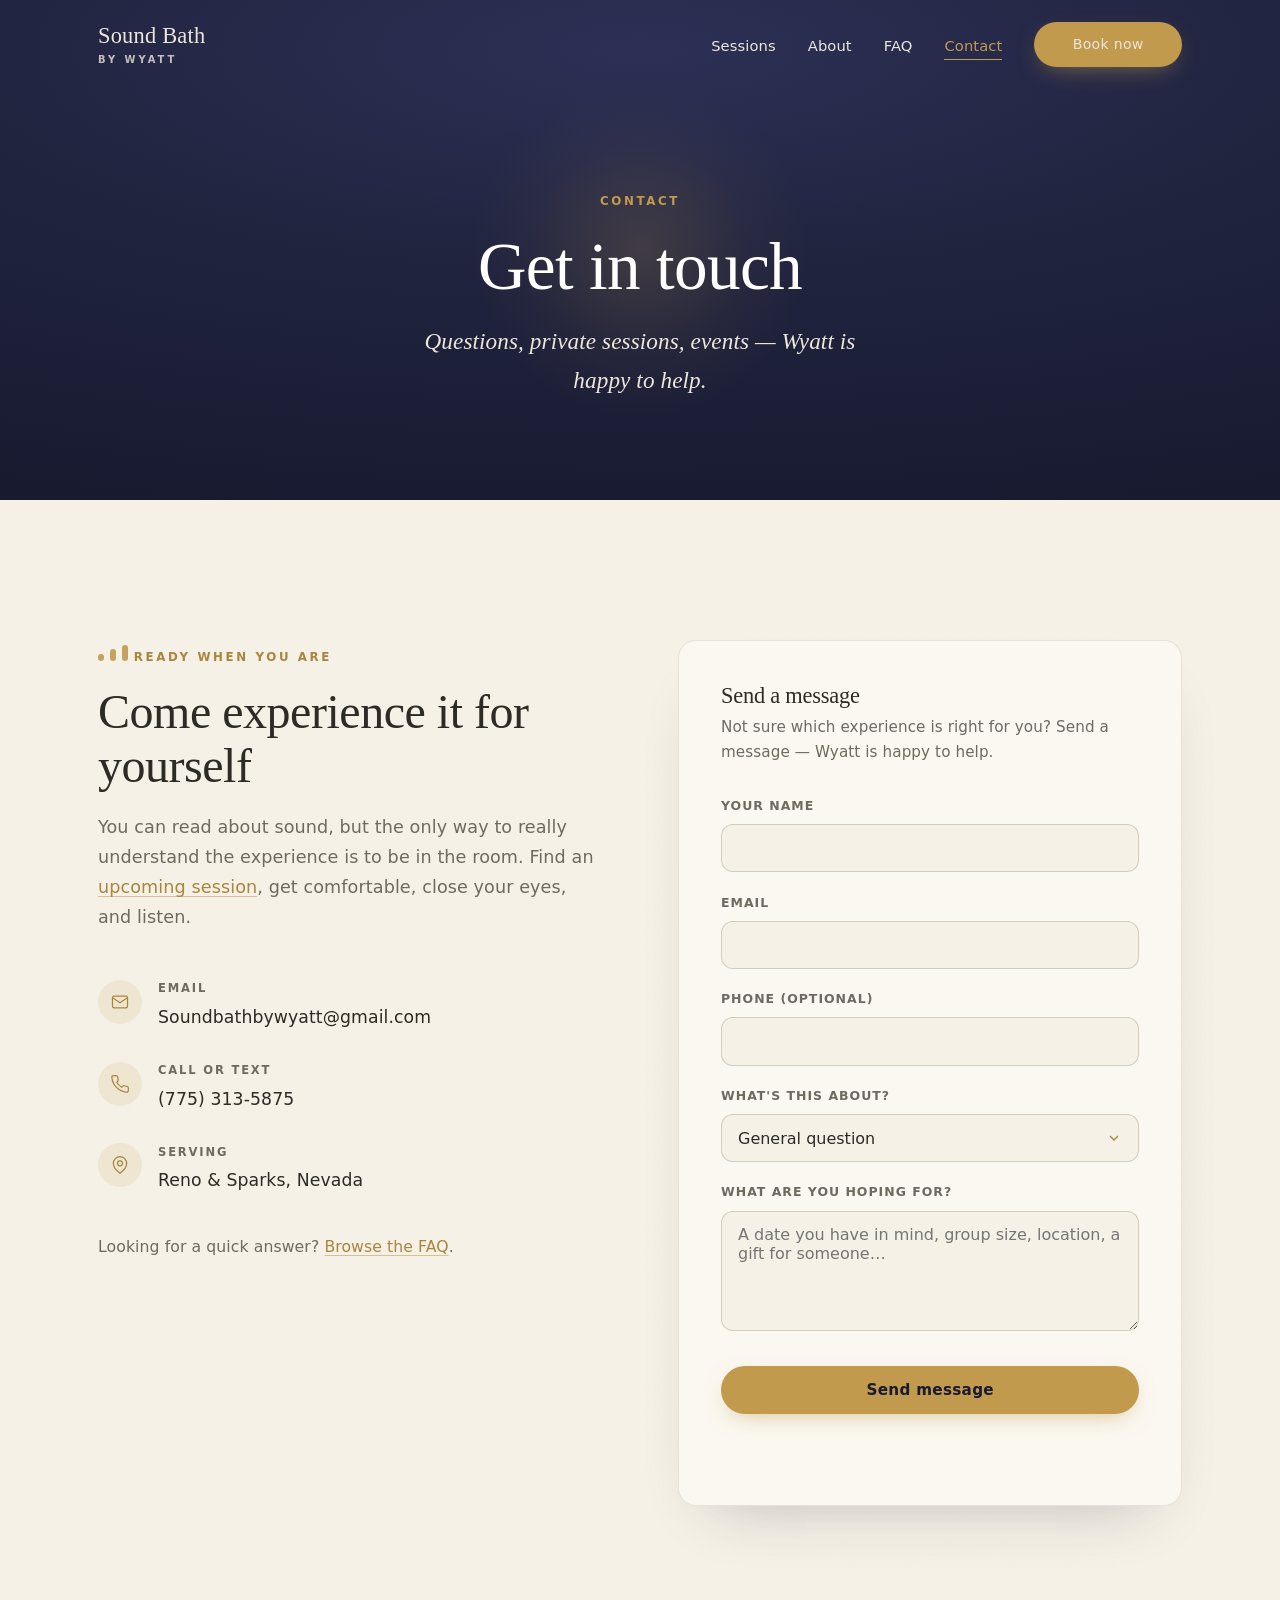
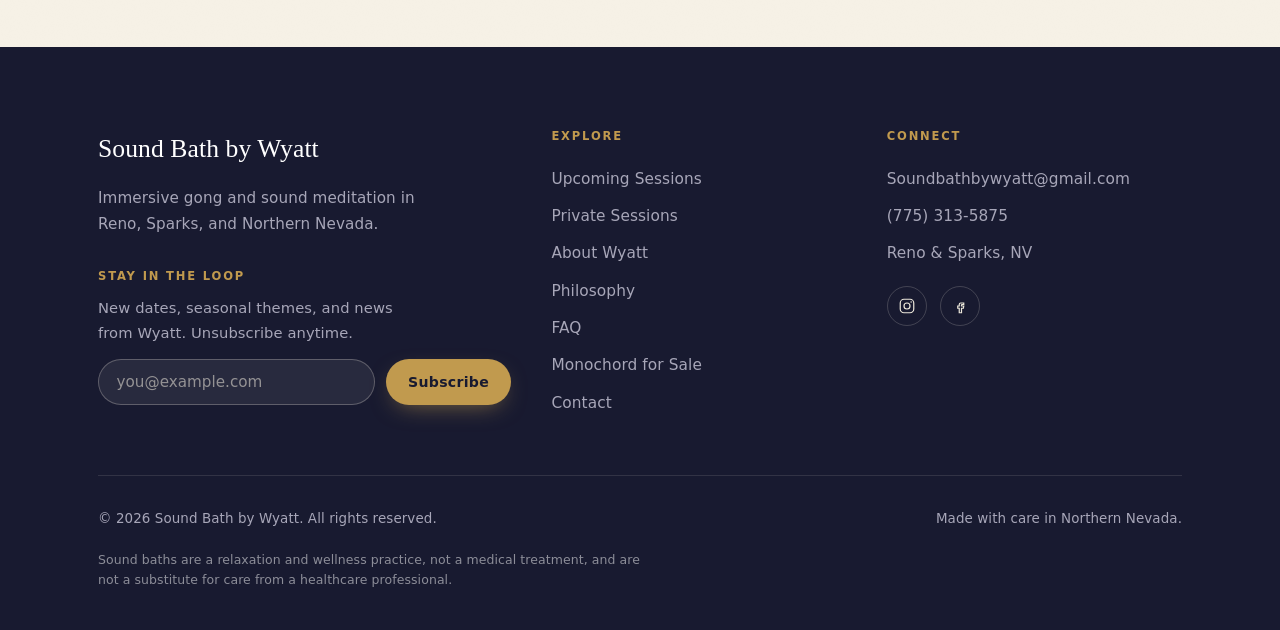
<file: contact.html>
<!DOCTYPE html>
<html lang="en">
<head>
<meta charset="UTF-8" />
<meta name="viewport" content="width=device-width, initial-scale=1.0" />
<title>Contact Wyatt — Sound Bath by Wyatt | Reno &amp; Sparks</title>
<meta name="description" content="Get in touch with Wyatt about sound bath sessions, private and couples sessions, workplace and group events, or the monochord — Reno &amp; Sparks, Nevada." />
<link rel="canonical" href="https://soundbathbywyatt.com/contact.html" />
<!-- Social share preview (Open Graph + Twitter) -->
<meta property="og:type" content="website" />
<meta property="og:site_name" content="Sound Bath by Wyatt" />
<meta property="og:title" content="Contact Wyatt — Sound Bath by Wyatt | Reno &amp; Sparks" />
<meta property="og:description" content="Get in touch with Wyatt about sound bath sessions, private and couples sessions, workplace and group events, or the monochord — Reno &amp; Sparks, Nevada." />
<meta property="og:image" content="https://soundbathbywyatt.com/og-image.jpg" />
<meta property="og:image:width" content="1200" />
<meta property="og:image:height" content="630" />
<meta property="og:url" content="https://soundbathbywyatt.com/contact.html" />
<meta name="twitter:card" content="summary_large_image" />
<meta name="twitter:title" content="Contact Wyatt — Sound Bath by Wyatt | Reno &amp; Sparks" />
<meta name="twitter:description" content="Get in touch with Wyatt about sound bath sessions, private and couples sessions, workplace and group events, or the monochord — Reno &amp; Sparks, Nevada." />
<meta name="twitter:image" content="https://soundbathbywyatt.com/og-image.jpg" />
<meta name="theme-color" content="#21243f" />
<link rel="manifest" href="/manifest.json" />
<meta name="mobile-web-app-capable" content="yes" />
<meta name="apple-mobile-web-app-capable" content="yes" />
<meta name="apple-mobile-web-app-status-bar-style" content="black-translucent" />
<meta name="apple-mobile-web-app-title" content="Sound Bath" />
<link rel="apple-touch-icon" href="/icon-192.png" />
<link rel="icon" href="data:image/svg+xml,%3Csvg%20xmlns%3D%27http%3A//www.w3.org/2000/svg%27%20viewBox%3D%270%200%2032%2032%27%3E%3Crect%20width%3D%2732%27%20height%3D%2732%27%20rx%3D%277%27%20fill%3D%27%2321243f%27/%3E%3Ccircle%20cx%3D%2716%27%20cy%3D%2716%27%20r%3D%2710.5%27%20fill%3D%27none%27%20stroke%3D%27%23c19a4e%27%20stroke-width%3D%271.4%27/%3E%3Ccircle%20cx%3D%2716%27%20cy%3D%2716%27%20r%3D%276.5%27%20fill%3D%27none%27%20stroke%3D%27%23c19a4e%27%20stroke-width%3D%271.4%27/%3E%3Ccircle%20cx%3D%2716%27%20cy%3D%2716%27%20r%3D%272.4%27%20fill%3D%27%23c19a4e%27/%3E%3C/svg%3E" />
<link rel="stylesheet" href="styles.css" />
<script>document.documentElement.className += " js";</script>
</head>

<body data-page="contact">

<!-- ============================ HEADER ============================ -->
<header class="site-header" id="header">
  <div class="container nav">
    <a href="index.html" class="brand" aria-label="Sound Bath by Wyatt — home">
      <span class="brand-name">Sound Bath</span>
      <span class="brand-sub">by Wyatt</span>
    </a>

    <button class="nav-toggle" id="navToggle" aria-label="Open menu" aria-expanded="false" aria-controls="navLinks">
      <span></span><span></span><span></span>
    </button>

    <ul class="nav-links" id="navLinks">
      <li><a href="sessions.html">Sessions</a></li>
      <li><a href="about.html">About</a></li>
      <li><a href="faq.html">FAQ</a></li>
      <li><a href="contact.html" aria-current="page">Contact</a></li>
      <li><a href="https://linktr.ee/soundbaths" target="_blank" rel="noopener" data-booking class="btn btn-primary nav-cta">Book now</a></li>
    </ul>
  </div>
</header>

<!-- ============================ PAGE HEADER ============================ -->
<section class="page-hero">
  <div class="rings" aria-hidden="true">
    <span class="ring"></span><span class="ring"></span><span class="ring"></span><span class="ring"></span><span class="ring"></span>
    <span class="hero-glow"></span>
  </div>
  <div class="page-hero-content">
    <span class="eyebrow">Contact</span>
    <h1>Get in touch</h1>
    <p class="sub">Questions, private sessions, events — Wyatt is happy to help.</p>
  </div>
</section>

<!-- ========================= CONTACT ========================= -->
<section class="section section--cream" id="contact">
  <div class="container">
    <div class="contact-grid">
      <div class="contact-info reveal">
        <div class="ripple-mark" aria-hidden="true"><span></span><span></span><span></span></div>
        <span class="eyebrow">Ready When You Are</span>
        <h2>Come experience it for yourself</h2>
        <p>You can read about sound, but the only way to really understand the experience is to be in the room. Find an <a class="text-link" href="sessions.html">upcoming session</a>, get comfortable, close your eyes, and listen.</p>

        <!-- EDIT: CONTACT -->
        <ul class="contact-list">
          <li>
            <span class="ci-icon"><svg viewBox="0 0 24 24" fill="none" stroke="currentColor" stroke-width="1.5"><rect x="3" y="5" width="18" height="14" rx="2"/><path d="m3 7 9 6 9-6"/></svg></span>
            <span>
              <span class="ci-label">Email</span><br>
              <a class="ci-value" href="mailto:Soundbathbywyatt@gmail.com">Soundbathbywyatt@gmail.com</a>
            </span>
          </li>
          <li>
            <span class="ci-icon"><svg viewBox="0 0 24 24" fill="none" stroke="currentColor" stroke-width="1.5"><path d="M22 16.9v3a2 2 0 0 1-2.2 2 19.8 19.8 0 0 1-8.6-3 19.5 19.5 0 0 1-6-6 19.8 19.8 0 0 1-3-8.6A2 2 0 0 1 4.1 2h3a2 2 0 0 1 2 1.7c.1.9.4 1.8.7 2.7a2 2 0 0 1-.5 2.1L8.1 9.9a16 16 0 0 0 6 6l1.4-1.4a2 2 0 0 1 2.1-.4c.9.3 1.8.6 2.7.7a2 2 0 0 1 1.7 2z"/></svg></span>
            <span>
              <span class="ci-label">Call or text</span><br>
              <a class="ci-value" href="tel:+17753135875">(775) 313-5875</a>
            </span>
          </li>
          <li>
            <span class="ci-icon"><svg viewBox="0 0 24 24" fill="none" stroke="currentColor" stroke-width="1.5"><path d="M20 10c0 6-8 12-8 12s-8-6-8-12a8 8 0 0 1 16 0z"/><circle cx="12" cy="10" r="3"/></svg></span>
            <span>
              <span class="ci-label">Serving</span><br>
              <span class="ci-value">Reno &amp; Sparks, Nevada</span>
            </span>
          </li>
        </ul>
        <p style="color:var(--ink-soft); font-size:0.98rem; margin:0;">Looking for a quick answer? <a class="text-link" href="faq.html">Browse the FAQ</a>.</p>
      </div>

      <!-- Contact form — powered by Netlify Forms (the site is hosted on Netlify).
           Messages land in Netlify under  Forms → contact  and are emailed to
           Wyatt (Forms → Submission notifications). Keep name="contact".
           If a message ever fails to send, the visitor is offered a pre-filled
           email to Wyatt instead, so no inquiry is lost.
           Link to this form with a topic picked:  contact.html?topic=Private%20session -->
      <div class="contact-form reveal d1" id="contact-form">
        <div id="contactFormWrap">
          <h3>Send a message</h3>
          <p class="form-sub">Not sure which experience is right for you? Send a message — Wyatt is happy to help.</p>
          <form id="contactForm" name="contact" method="POST" action="/" data-netlify="true" netlify-honeypot="bot-field">
            <!-- spam trap — leave hidden -->
            <p class="hp-field" aria-hidden="true"><label>Leave this empty: <input name="bot-field" tabindex="-1" autocomplete="off"></label></p>
            <div class="field">
              <label for="cf-name">Your name</label>
              <input type="text" id="cf-name" name="name" autocomplete="name" required />
            </div>
            <div class="field">
              <label for="cf-email">Email</label>
              <input type="email" id="cf-email" name="email" autocomplete="email" required />
            </div>
            <div class="field">
              <label for="cf-phone">Phone (optional)</label>
              <input type="tel" id="cf-phone" name="phone" autocomplete="tel" />
            </div>
            <div class="field">
              <label for="cf-topic">What's this about?</label>
              <select id="cf-topic" name="topic">
                <option value="General question">General question</option>
                <option value="Upcoming session">An upcoming session</option>
                <option value="Private session">Private session</option>
                <option value="Couples session">Couples session</option>
                <option value="Workplace or group event">Workplace or group event</option>
                <option value="Retreat or small gathering">Retreat or small gathering</option>
                <option value="Buying the monochord">Buying the monochord</option>
                <option value="Something else">Something else</option>
              </select>
            </div>
            <div class="field">
              <label for="cf-message">What are you hoping for?</label>
              <textarea id="cf-message" name="message" placeholder="A date you have in mind, group size, location, a gift for someone…"></textarea>
            </div>
            <button type="submit" class="btn btn-primary">Send message</button>
            <p class="form-status" id="formStatus" role="status" aria-live="polite"></p>
          </form>
        </div>

        <!-- shown after a message sends -->
        <div class="form-success" id="formSuccess" hidden tabindex="-1">
          <div class="ripple-mark" aria-hidden="true"><span></span><span></span><span></span></div>
          <h3>Thank you — your message is on its way</h3>
          <p id="formSuccessText">Wyatt will get back to you soon.</p>
          <button type="button" class="btn btn-outline-dark" id="formAgain">Send another message</button>
        </div>
      </div>
    </div>
  </div>
</section>

<!-- ============================ FOOTER ============================ -->
<footer class="site-footer">
  <div class="container">
    <div class="footer-top">
      <div class="footer-brand">
        <span class="brand-name">Sound Bath by Wyatt</span>
        <p>Immersive gong and sound meditation in Reno, Sparks, and Northern Nevada.</p>

        <!-- EMAIL LIST (Mailchimp) — sign-ups go straight to Wyatt's Mailchimp
             audience. With JavaScript on it confirms right here; without it,
             Mailchimp's own confirmation page opens in a new tab. -->
        <div class="footer-signup" id="newsletter">
          <h4>Stay in the loop</h4>
          <p>New dates, seasonal themes, and news from Wyatt. Unsubscribe anytime.</p>
          <form id="mc-embedded-subscribe-form" name="mc-embedded-subscribe-form"
                action="https://gmail.us18.list-manage.com/subscribe/post?u=1aa939d4cb958c5727905b5fe&amp;id=99c67c9819&amp;f_id=00abace6f0"
                method="post" target="_blank">
            <label class="sr-only" for="mce-EMAIL">Email address</label>
            <div class="nl-row">
              <input type="email" name="EMAIL" id="mce-EMAIL" placeholder="you@example.com" autocomplete="email" required>
              <button type="submit" class="btn btn-primary" id="mc-embedded-subscribe">Subscribe</button>
            </div>
            <!-- Mailchimp's bot trap — must stay empty and hidden -->
            <div class="hp-field" aria-hidden="true"><input type="text" name="b_1aa939d4cb958c5727905b5fe_99c67c9819" tabindex="-1" value=""></div>
            <p class="nl-status" id="mcStatus" role="status" aria-live="polite"></p>
          </form>
        </div>
      </div>

      <div class="footer-col">
        <h4>Explore</h4>
        <ul>
          <li><a href="sessions.html">Upcoming Sessions</a></li>
          <li><a href="sessions.html#private-sessions">Private Sessions</a></li>
          <li><a href="about.html">About Wyatt</a></li>
          <li><a href="about.html#philosophy">Philosophy</a></li>
          <li><a href="faq.html">FAQ</a></li>
          <li><a href="about.html#monochord">Monochord for Sale</a></li>
          <li><a href="contact.html">Contact</a></li>
        </ul>
      </div>

      <div class="footer-col">
        <h4>Connect</h4>
        <ul>
          <!-- EDIT: CONTACT -->
          <li><a href="mailto:Soundbathbywyatt@gmail.com">Soundbathbywyatt@gmail.com</a></li>
          <li><a href="tel:+17753135875">(775) 313-5875</a></li>
          <li>Reno &amp; Sparks, NV</li>
        </ul>
        <!-- EDIT: SOCIAL -->
        <div class="footer-social" style="margin-top:1.2rem;">
          <a href="https://www.instagram.com/sound_bath_by_wyatt/" target="_blank" rel="noopener" aria-label="Instagram"><svg viewBox="0 0 24 24" fill="none" stroke="currentColor" stroke-width="1.6"><rect x="3" y="3" width="18" height="18" rx="5"/><circle cx="12" cy="12" r="4"/><circle cx="17.5" cy="6.5" r="1" fill="currentColor" stroke="none"/></svg></a>
          <a href="https://www.facebook.com/soundbathbywyatt/" target="_blank" rel="noopener" aria-label="Facebook"><svg viewBox="0 0 24 24" fill="none" stroke="currentColor" stroke-width="1.6"><path d="M15 8h-2a2 2 0 0 0-2 2v2H9v3h2v6h3v-6h2.5l.5-3H14v-1.5a.5.5 0 0 1 .5-.5H17V8z"/></svg></a>
        </div>
      </div>
    </div>

    <div class="footer-bottom">
      <span>&copy; <span id="year"></span> Sound Bath by Wyatt. All rights reserved.</span>
      <span>Made with care in Northern Nevada.</span>
    </div>
    <p class="footer-legal">Sound baths are a relaxation and wellness practice, not a medical treatment, and are not a substitute for care from a healthcare professional.</p>
  </div>
</footer>

<!-- Schedule, events, reviews and photos live in content.js — the one file for everyday edits. -->
<script src="content.js"></script>
<script src="site.js"></script>

</body>
</html>
</file>
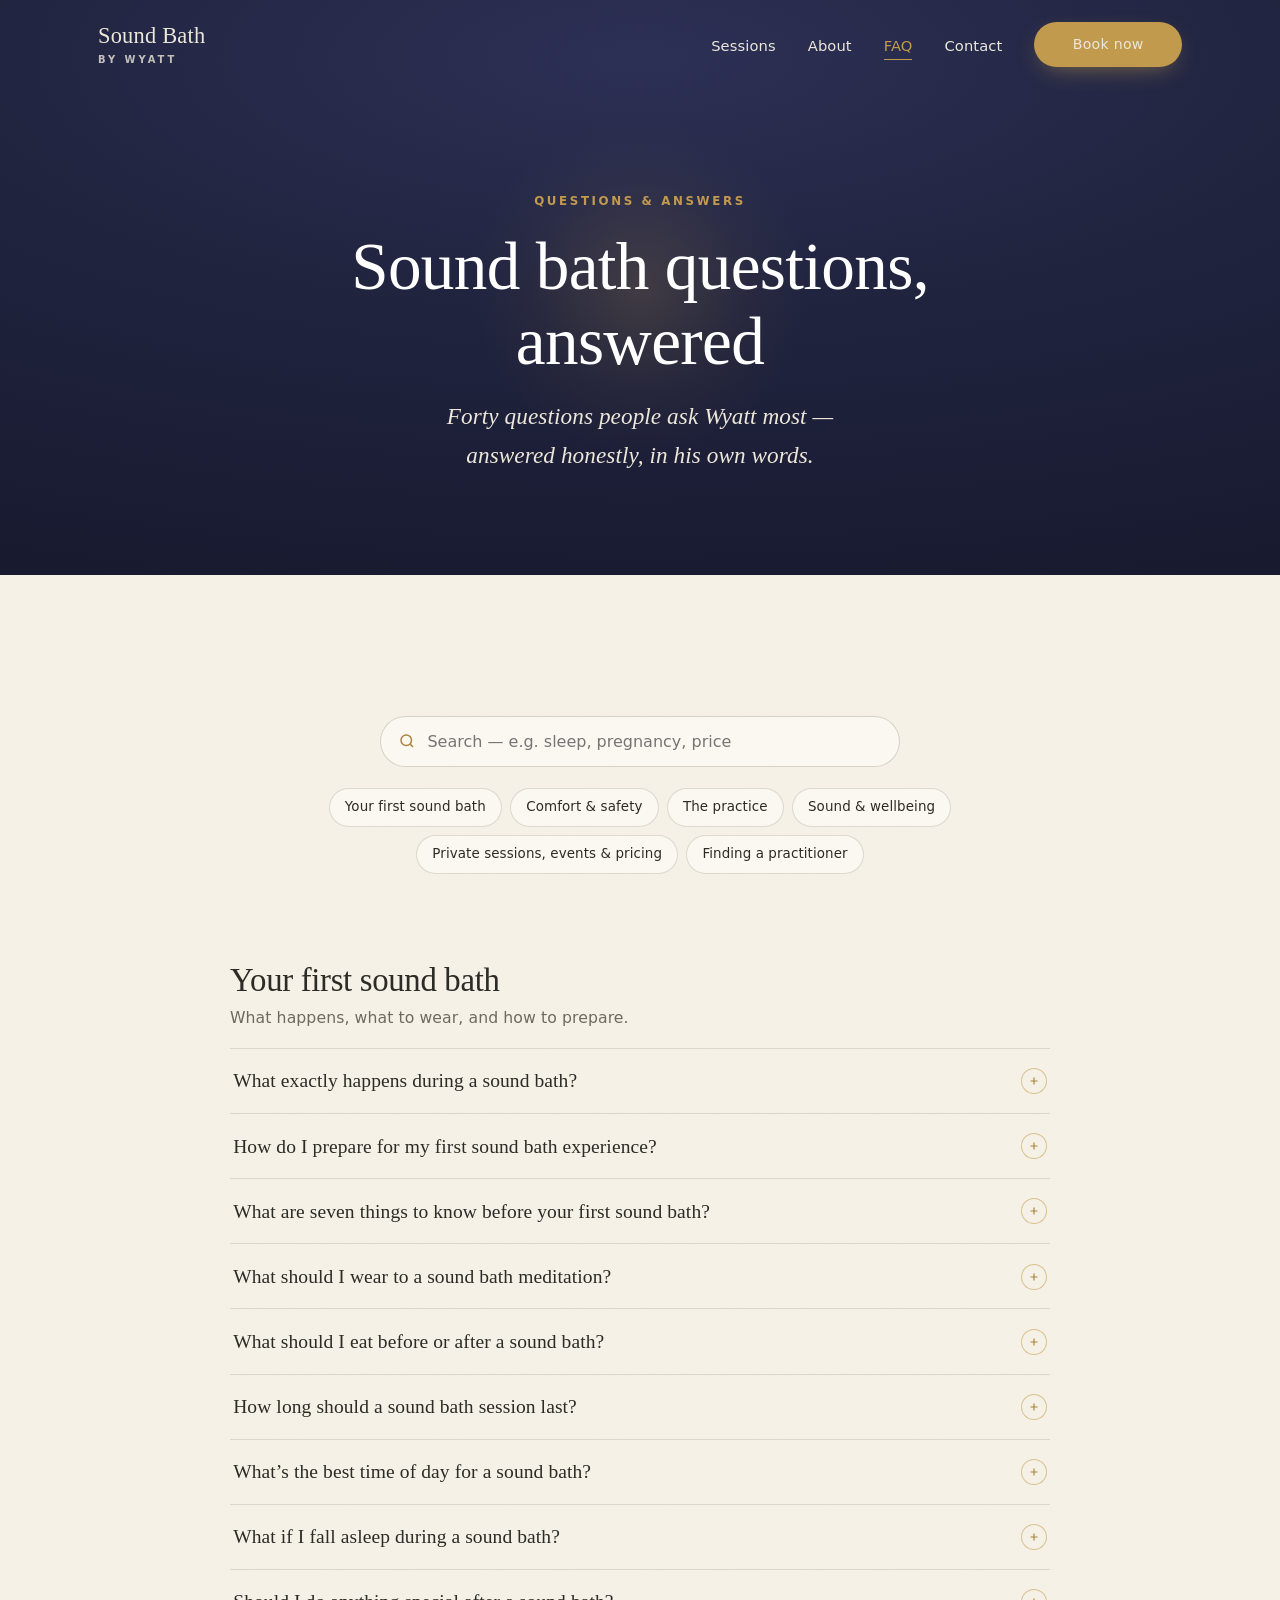
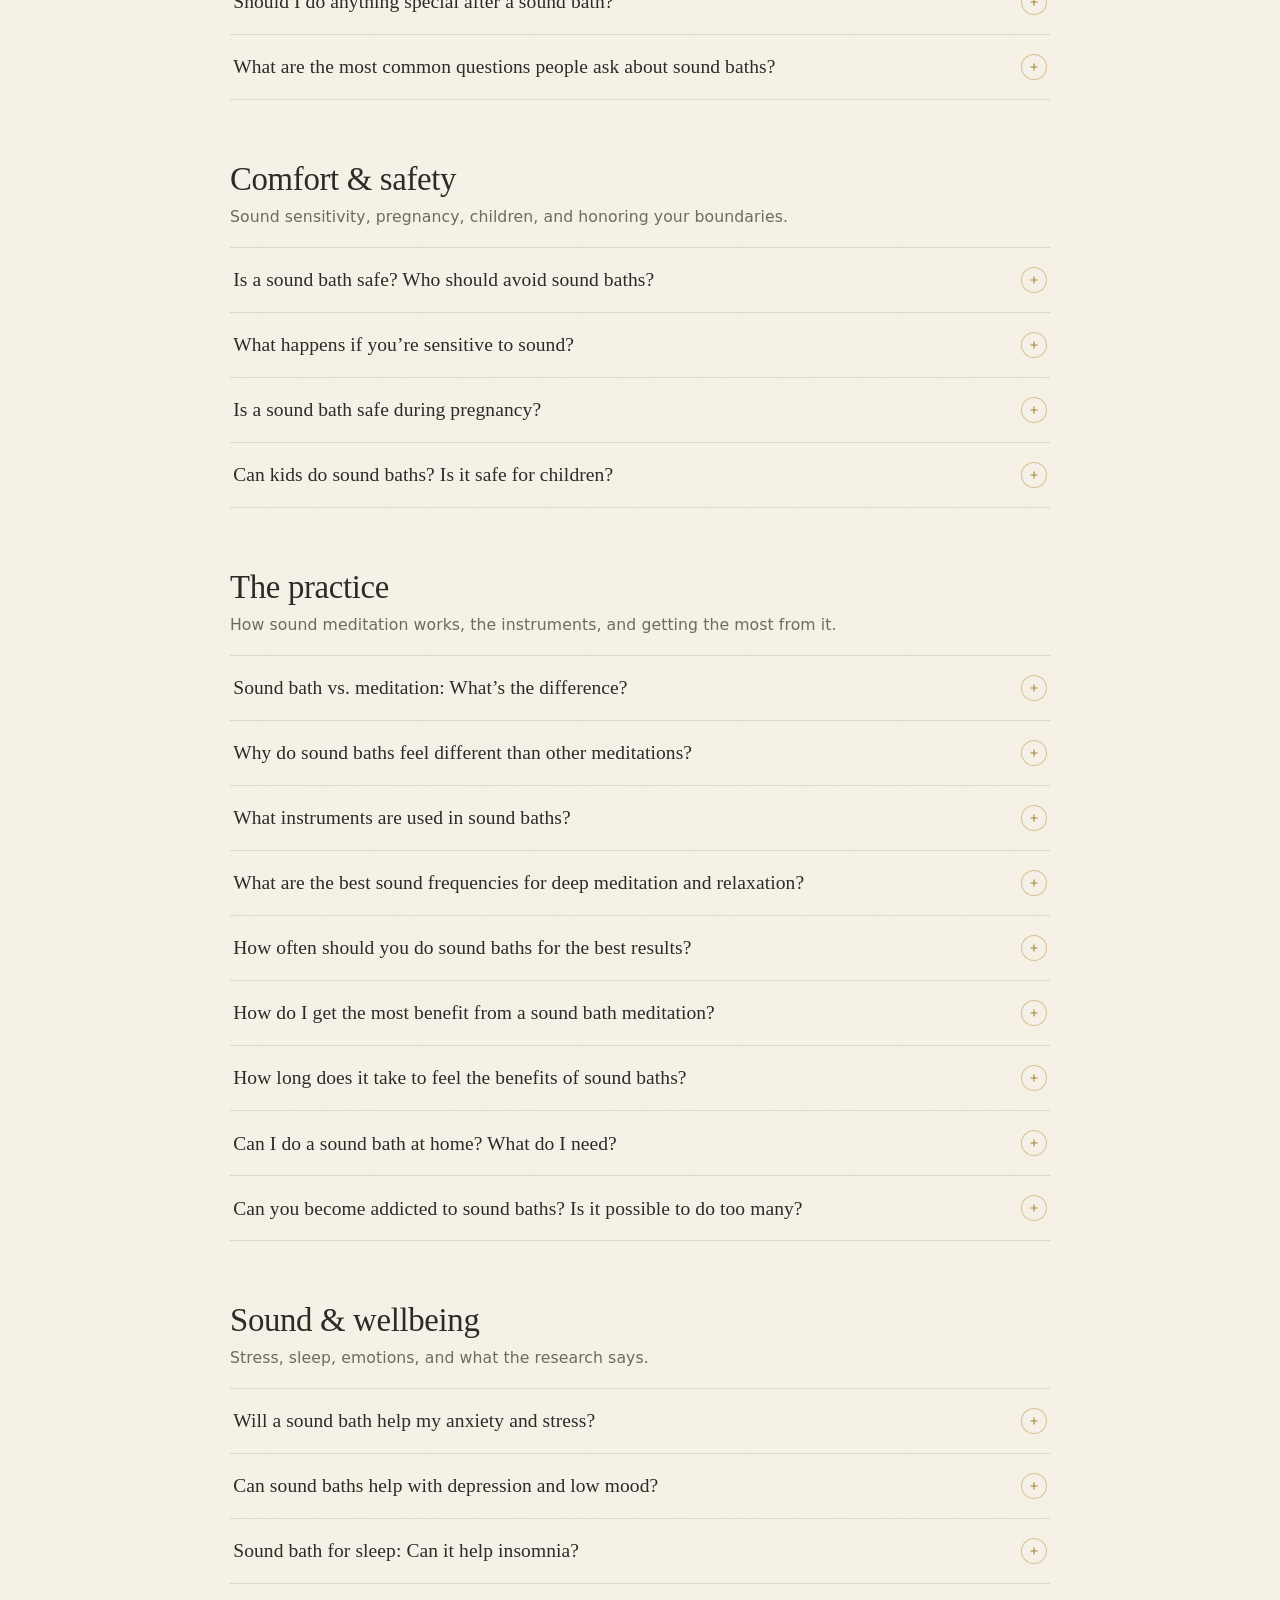
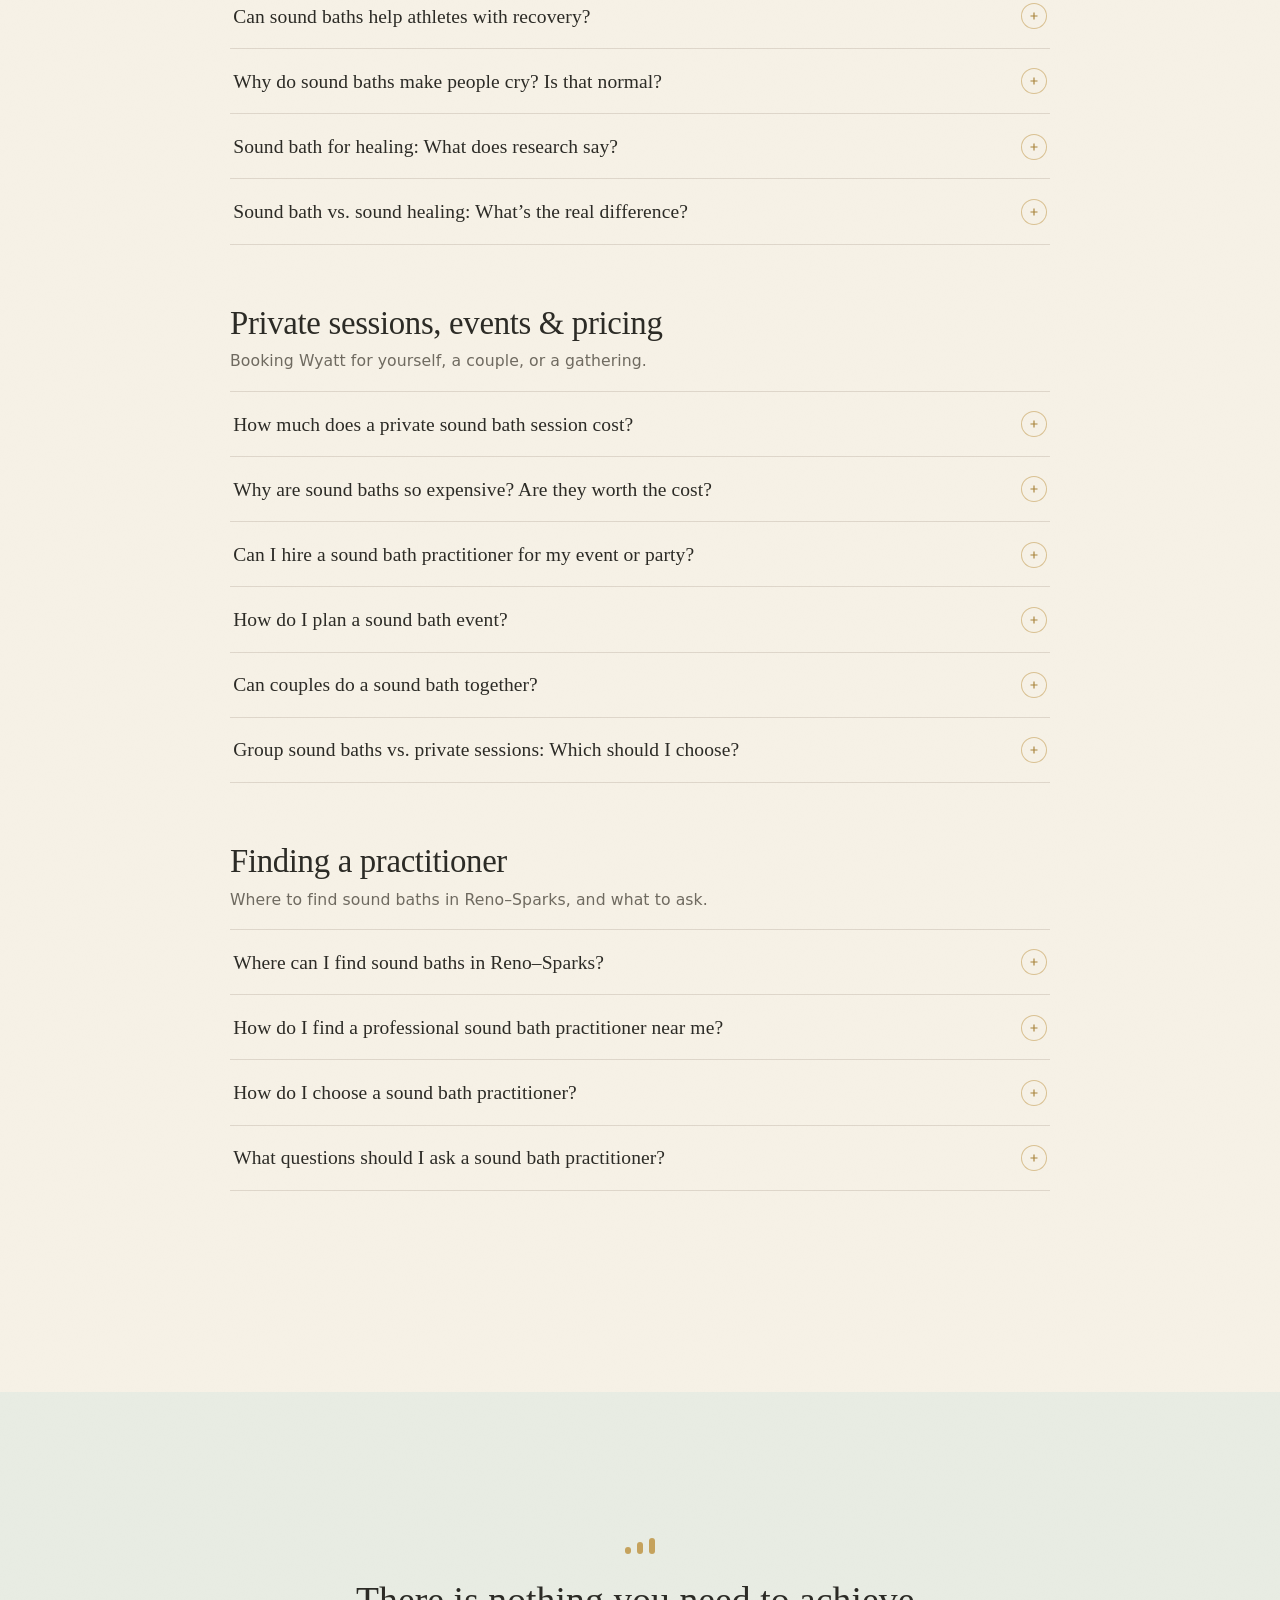
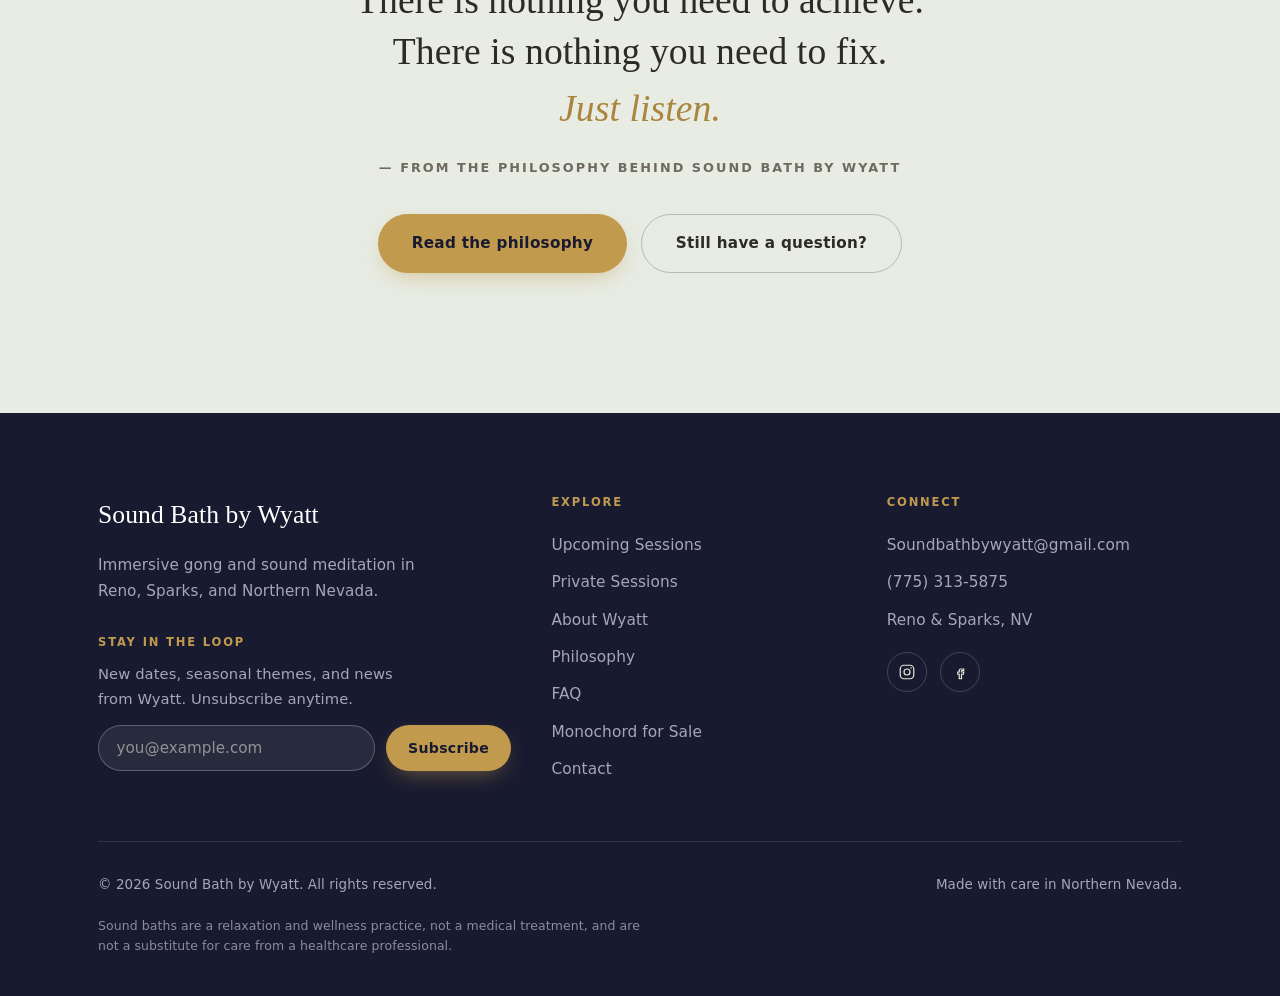
<file: faq.html>
<!DOCTYPE html>
<html lang="en">
<head>
<meta charset="UTF-8" />
<meta name="viewport" content="width=device-width, initial-scale=1.0" />
<title>Sound Bath FAQ — 40 Questions Answered | Sound Bath by Wyatt</title>
<meta name="description" content="What happens during a sound bath, what to wear, whether it&#x27;s safe, what the research says, and how private sessions work — 40 honest answers from Reno–Sparks sound bath practitioner Wyatt." />
<link rel="canonical" href="https://soundbathbywyatt.com/faq.html" />
<!-- Social share preview (Open Graph + Twitter) -->
<meta property="og:type" content="website" />
<meta property="og:site_name" content="Sound Bath by Wyatt" />
<meta property="og:title" content="Sound Bath FAQ — 40 Questions Answered | Sound Bath by Wyatt" />
<meta property="og:description" content="What happens during a sound bath, what to wear, whether it&#x27;s safe, what the research says, and how private sessions work — 40 honest answers from Reno–Sparks sound bath practitioner Wyatt." />
<meta property="og:image" content="https://soundbathbywyatt.com/og-image.jpg" />
<meta property="og:image:width" content="1200" />
<meta property="og:image:height" content="630" />
<meta property="og:url" content="https://soundbathbywyatt.com/faq.html" />
<meta name="twitter:card" content="summary_large_image" />
<meta name="twitter:title" content="Sound Bath FAQ — 40 Questions Answered | Sound Bath by Wyatt" />
<meta name="twitter:description" content="What happens during a sound bath, what to wear, whether it&#x27;s safe, what the research says, and how private sessions work — 40 honest answers from Reno–Sparks sound bath practitioner Wyatt." />
<meta name="twitter:image" content="https://soundbathbywyatt.com/og-image.jpg" />
<meta name="theme-color" content="#21243f" />
<link rel="manifest" href="/manifest.json" />
<meta name="mobile-web-app-capable" content="yes" />
<meta name="apple-mobile-web-app-capable" content="yes" />
<meta name="apple-mobile-web-app-status-bar-style" content="black-translucent" />
<meta name="apple-mobile-web-app-title" content="Sound Bath" />
<link rel="apple-touch-icon" href="/icon-192.png" />
<link rel="icon" href="data:image/svg+xml,%3Csvg%20xmlns%3D%27http%3A//www.w3.org/2000/svg%27%20viewBox%3D%270%200%2032%2032%27%3E%3Crect%20width%3D%2732%27%20height%3D%2732%27%20rx%3D%277%27%20fill%3D%27%2321243f%27/%3E%3Ccircle%20cx%3D%2716%27%20cy%3D%2716%27%20r%3D%2710.5%27%20fill%3D%27none%27%20stroke%3D%27%23c19a4e%27%20stroke-width%3D%271.4%27/%3E%3Ccircle%20cx%3D%2716%27%20cy%3D%2716%27%20r%3D%276.5%27%20fill%3D%27none%27%20stroke%3D%27%23c19a4e%27%20stroke-width%3D%271.4%27/%3E%3Ccircle%20cx%3D%2716%27%20cy%3D%2716%27%20r%3D%272.4%27%20fill%3D%27%23c19a4e%27/%3E%3C/svg%3E" />
<link rel="stylesheet" href="styles.css" />
<script>document.documentElement.className += " js";</script>
<script type="application/ld+json">
{
 "@context": "https://schema.org",
 "@type": "FAQPage",
 "mainEntity": [
  {
   "@type": "Question",
   "name": "What exactly happens during a sound bath?",
   "acceptedAnswer": {
    "@type": "Answer",
    "text": "A sound bath is an opportunity to step away from the demands of everyday life and simply listen. There’s nothing you need to accomplish, nothing you need to fix, and no particular way you’re supposed to feel.\n\nDuring my sessions, participants rest on the floor or in suspended hammocks, depending on the event. I use large-format crystal singing bowls, planetary gongs, Tibetan bowls, chimes, and other instruments to create an immersive listening experience.\n\nI encourage people to notice the sound, the silence between the sounds, and what they experience within their own bodies. Every session is different, and every person’s experience is their own."
   }
  },
  {
   "@type": "Question",
   "name": "How do I prepare for my first sound bath experience?",
   "acceptedAnswer": {
    "@type": "Answer",
    "text": "The most important thing you can bring is an open mind.\n\nArrive early enough to get comfortable. Wear comfortable clothing, bring a blanket if appropriate, silence your phone, and allow yourself to experience something unfamiliar without expectations.\n\nYou don’t need previous meditation experience. You don’t need to understand frequencies or own a singing bowl.\n\nYou don’t even need to know how to relax.\n\nJust come as you are."
   }
  },
  {
   "@type": "Question",
   "name": "What are seven things to know before your first sound bath?",
   "acceptedAnswer": {
    "@type": "Answer",
    "text": "1. You don’t need previous meditation experience. 2. You don’t need to clear your mind. 3. Wear comfortable clothing and arrive early. 4. You are allowed to move and adjust your position. 5. Some instruments may produce powerful sounds and physical sensations. 6. Your experience may be completely different from the person next to you. 7. There is nothing you need to accomplish.\n\nThe last one is probably the most important.\n\nWe spend so much of our lives trying to become something, improve something, or fix something.\n\nFor this period of time, you can simply be."
   }
  },
  {
   "@type": "Question",
   "name": "What should I wear to a sound bath meditation?",
   "acceptedAnswer": {
    "@type": "Answer",
    "text": "Wear whatever allows you to be comfortable for an extended period of time. Loose-fitting clothing, comfortable pants, socks, and layers are all good choices.\n\nYour body may become cooler as you settle into rest, so bringing a blanket is always a good idea.\n\nThis isn’t a fashion show. Comfort is more important than appearance."
   }
  },
  {
   "@type": "Question",
   "name": "What should I eat before or after a sound bath?",
   "acceptedAnswer": {
    "@type": "Answer",
    "text": "I recommend arriving comfortably fed, but not immediately after eating a large meal.\n\nDrink water, avoid excessive alcohol, and give yourself enough time to arrive without rushing.\n\nAfterward, have water or something nourishing if you feel hungry.\n\nThere is no special diet, cleansing process, or detoxification protocol required to participate in a sound bath."
   }
  },
  {
   "@type": "Question",
   "name": "How long should a sound bath session last?",
   "acceptedAnswer": {
    "@type": "Answer",
    "text": "Most of my sound experiences include approximately 45 to 60 minutes of sound, with additional time before and afterward.\n\nI believe the time before the first instrument is played and the time after the last sound fades are important parts of the experience.\n\nI don’t want participants rushing into the room, immediately lying down, and then jumping back into their daily lives the moment the sound ends.\n\nThe transition into and out of the experience matters."
   }
  },
  {
   "@type": "Question",
   "name": "What’s the best time of day for a sound bath?",
   "acceptedAnswer": {
    "@type": "Answer",
    "text": "There is no wrong time of day to create space for yourself.\n\nA morning sound bath can help you begin your day with intention. An afternoon session can provide a break from your responsibilities, while an evening session can help you transition toward rest.\n\nMany of my public sound baths are scheduled in the evening because it gives people an opportunity to leave the demands of their day behind."
   }
  },
  {
   "@type": "Question",
   "name": "What if I fall asleep during a sound bath?",
   "acceptedAnswer": {
    "@type": "Answer",
    "text": "It’s perfectly fine to fall asleep.\n\nPeople often apologize afterward because they think they’ve missed something or haven’t participated correctly.\n\nYou don’t owe me your attention for the entire session.\n\nIf your body needs rest, allow yourself to rest. If you remain awake and aware of every sound, that’s equally valid.\n\nIf snoring becomes disruptive to others, we may gently encourage a change in position. Otherwise, there is no need to worry about falling asleep."
   }
  },
  {
   "@type": "Question",
   "name": "Should I do anything special after a sound bath?",
   "acceptedAnswer": {
    "@type": "Answer",
    "text": "Give yourself a little time before returning to your normal routine.\n\nOne of the things I value in my sessions is the silence after the last instrument has been played.\n\nI don’t want to immediately fill that space with conversation, instructions, or unnecessary noise.\n\nAllow yourself to transition naturally. Drink some water, stretch gently if you want to, and notice how you feel.\n\nYou don’t need to analyze the experience, document it, or explain it to someone else.\n\nSometimes an experience can simply remain an experience."
   }
  },
  {
   "@type": "Question",
   "name": "What are the most common questions people ask about sound baths?",
   "acceptedAnswer": {
    "@type": "Answer",
    "text": "People often ask whether they need meditation experience, whether they will fall asleep, whether they can move, and whether they will physically feel the instruments.\n\nYou don’t need experience. You can fall asleep. You can adjust your position. And depending on the instruments and where you’re positioned, you may physically feel some of the sound.\n\nOne of the biggest misconceptions is that people think they’re supposed to experience something extraordinary.\n\nYou are not being evaluated. There is no correct experience."
   }
  },
  {
   "@type": "Question",
   "name": "Is a sound bath safe? Who should avoid sound baths?",
   "acceptedAnswer": {
    "@type": "Answer",
    "text": "Sound baths are generally well tolerated, but sound affects everyone differently.\n\nPeople with tinnitus, significant sound sensitivity, sound-triggered migraines, or certain neurological conditions may need additional considerations.\n\nIf you have a medical condition that concerns you, speak with your healthcare provider and communicate with your practitioner before attending.\n\nI encourage participants to honor their boundaries. You are always welcome to reposition yourself, sit up, use hearing protection, or leave the room if necessary."
   }
  },
  {
   "@type": "Question",
   "name": "What happens if you’re sensitive to sound?",
   "acceptedAnswer": {
    "@type": "Answer",
    "text": "Being sensitive to sound doesn’t automatically mean you cannot attend a sound bath, but it’s important to communicate with the practitioner beforehand.\n\nMy larger gongs and crystal singing bowls can produce powerful sounds. I understand that what feels comfortable to one person may be overwhelming to someone else.\n\nDepending on your sensitivity, we may choose a position farther away from the instruments, consider hearing protection, or discuss whether a gentler private session would be more appropriate.\n\nYou are never expected to tolerate discomfort to receive a benefit."
   }
  },
  {
   "@type": "Question",
   "name": "Is a sound bath safe during pregnancy?",
   "acceptedAnswer": {
    "@type": "Answer",
    "text": "Pregnancy is an individual experience, and I don’t make blanket statements about what is appropriate for every pregnant participant.\n\nI recommend discussing participation with your prenatal healthcare provider, particularly when an experience involves large gongs, powerful singing bowls, or suspended hammocks.\n\nPlease let me know beforehand so we can discuss positioning, comfort, sound intensity, and any necessary accommodations.\n\nYour comfort and safety come before the experience itself."
   }
  },
  {
   "@type": "Question",
   "name": "Can kids do sound baths? Is it safe for children?",
   "acceptedAnswer": {
    "@type": "Answer",
    "text": "Children can participate in age-appropriate sound experiences, but the environment needs to be adapted to their needs.\n\nA child may not be comfortable lying still for an hour, and some instruments can be particularly intense for sensitive ears.\n\nShorter sessions, lower volumes, parental supervision, and the freedom to move are important considerations.\n\nNot every adult sound bath is appropriate for children, so I recommend checking with the practitioner before bringing them."
   }
  },
  {
   "@type": "Question",
   "name": "Sound bath vs. meditation: What’s the difference?",
   "acceptedAnswer": {
    "@type": "Answer",
    "text": "I consider a sound bath a form of meditation. More specifically, I consider it a listening practice.\n\nTraditional meditation may involve focusing on your breath, repeating a mantra, or observing your thoughts. During a sound meditation, the sound provides another point of focus.\n\nYou don’t have to clear your mind. You don’t have to stop thinking. You simply have an opportunity to return to listening whenever your attention wanders."
   }
  },
  {
   "@type": "Question",
   "name": "Why do sound baths feel different than other meditations?",
   "acceptedAnswer": {
    "@type": "Answer",
    "text": "Sound has both an auditory and a physical quality.\n\nWhen I play a 38-inch gong or a 36-inch crystal singing bowl, you’re not necessarily just hearing the instrument. Depending on your position and the sound being produced, you may also feel it.\n\nThe combination of tones, overtones, resonance, and silence creates an experience that can be very different from a guided meditation.\n\nYou don’t need to follow a voice or visualize anything.\n\nThe sound becomes an invitation to listen."
   }
  },
  {
   "@type": "Question",
   "name": "What instruments are used in sound baths?",
   "acceptedAnswer": {
    "@type": "Answer",
    "text": "My collection includes instruments that create a wide range of tones, textures, and vibrations:\n\n• Large-format crystal singing bowls, including bowls measuring up to 36 inches. • Paiste planetary gongs, including Earth, Sun, Sedna, Saturn, and Chiron. • Tibetan singing bowls. • Ocean drums. • Koshi and other chimes. • Crystal triangles. • Rav Vast drums. • Monochord and other resonant instruments.\n\nEach instrument has its own character. Knowing when to introduce an instrument, how to play it, and when to allow silence is just as important as the instrument itself."
   }
  },
  {
   "@type": "Question",
   "name": "What are the best sound frequencies for deep meditation and relaxation?",
   "acceptedAnswer": {
    "@type": "Answer",
    "text": "I don’t believe there is one magical frequency that works for everyone.\n\nYou’ll often hear people talk about 432 Hz, 528 Hz, planetary frequencies, and other specific tones. While these can be interesting to explore, I don’t make medical or healing claims based on a particular frequency.\n\nMy approach involves the relationship between tones, overtones, resonance, volume, rhythm, and silence.\n\nA frequency is only one element of a much larger experience."
   }
  },
  {
   "@type": "Question",
   "name": "How often should you do sound baths for the best results?",
   "acceptedAnswer": {
    "@type": "Answer",
    "text": "There is no prescribed number of sound baths someone needs to attend.\n\nSome people attend weekly, others monthly, and some come whenever they feel the need to reconnect with themselves.\n\nI encourage people to develop a regular practice of listening and rest, whether that’s through attending a sound bath or simply creating moments of quiet throughout their day.\n\nIt isn’t about how many sound baths you attend. It’s about the relationship you develop with yourself."
   }
  },
  {
   "@type": "Question",
   "name": "How do I get the most benefit from a sound bath meditation?",
   "acceptedAnswer": {
    "@type": "Answer",
    "text": "Stop trying to get something out of it.\n\nOne of the challenges many of us face is that we’ve turned even relaxation into another task that needs to be accomplished.\n\nWe want to meditate correctly, relax faster, heal something, or leave feeling different.\n\nInstead, I encourage you to listen without constantly evaluating your experience.\n\nAllow the sound to come and go. Notice the silence. Notice yourself.\n\nThere is nothing to achieve."
   }
  },
  {
   "@type": "Question",
   "name": "How long does it take to feel the benefits of sound baths?",
   "acceptedAnswer": {
    "@type": "Answer",
    "text": "Some people notice a difference during their very first experience. Others develop a deeper appreciation for the practice over time.\n\nSome people leave feeling relaxed, while others may feel energized, reflective, or simply unchanged.\n\nI encourage people not to measure the success of a sound bath solely by how they feel immediately afterward.\n\nThe practice of regularly creating time for yourself can be valuable without every experience needing to be transformative."
   }
  },
  {
   "@type": "Question",
   "name": "Can I do a sound bath at home? What do I need?",
   "acceptedAnswer": {
    "@type": "Answer",
    "text": "You don’t need thousands of dollars’ worth of instruments to develop a listening practice at home.\n\nYou can begin with a singing bowl, a recording, gentle music, or even the natural sounds around you.\n\nFind somewhere comfortable, eliminate distractions, put your phone away, and give yourself permission to do nothing for a while.\n\nA recording is different from experiencing large instruments in person, particularly when it comes to the physical sensation of sound, but both can have a place in your practice."
   }
  },
  {
   "@type": "Question",
   "name": "Can you become addicted to sound baths? Is it possible to do too many?",
   "acceptedAnswer": {
    "@type": "Answer",
    "text": "Enjoying sound baths and wanting to attend regularly doesn’t mean you’re addicted to them.\n\nHowever, I think it’s important to consider our relationship with any wellness practice.\n\nIf we believe that we cannot relax without a particular instrument, practitioner, or experience, we may be placing too much responsibility for our well-being outside ourselves.\n\nMy intention is not to make people dependent on attending my sound baths.\n\nI would rather someone discover that listening, presence, and moments of rest are available to them in their everyday lives.\n\nSound meditation is a practice, not an escape from everything else."
   }
  },
  {
   "@type": "Question",
   "name": "Will a sound bath help my anxiety and stress?",
   "acceptedAnswer": {
    "@type": "Answer",
    "text": "Many people attend my sound baths because they are overwhelmed, stressed, or simply tired of constantly being on the go.\n\nSound meditation may help create an environment where the body can settle and the mind can become less occupied with everyday demands.\n\nI don’t promise to eliminate anxiety or treat a medical condition. What I offer is a space where, for a little while, nothing is being asked of you.\n\nSometimes that alone can be meaningful."
   }
  },
  {
   "@type": "Question",
   "name": "Can sound baths help with depression and low mood?",
   "acceptedAnswer": {
    "@type": "Answer",
    "text": "Sound meditation may offer an opportunity for rest, connection, and a temporary break from the demands of everyday life.\n\nFor someone experiencing depression, even participating in a quiet activity alongside other people may feel meaningful.\n\nHowever, depression is a serious health condition, and sound baths are not a substitute for professional mental health care.\n\nI welcome people as they are. You don’t have to arrive feeling positive, and you don’t have to pretend you’re feeling better when you leave."
   }
  },
  {
   "@type": "Question",
   "name": "Sound bath for sleep: Can it help insomnia?",
   "acceptedAnswer": {
    "@type": "Answer",
    "text": "Many people find sound meditation relaxing, and some fall asleep during my sessions.\n\nCreating a transition between the demands of the day and a period of quiet may help support a better evening routine.\n\nHowever, a sound bath is not a treatment for insomnia, and I wouldn’t recommend replacing medical care with sound meditation.\n\nThink of it as another opportunity to practice rest rather than something that must put you to sleep."
   }
  },
  {
   "@type": "Question",
   "name": "Can sound baths help athletes with recovery?",
   "acceptedAnswer": {
    "@type": "Answer",
    "text": "Athletes spend a considerable amount of time challenging their bodies. Rest deserves just as much attention as physical performance.\n\nA sound bath can provide dedicated time away from training, competition, screens, and other demands.\n\nWhile I don’t claim that sound meditation repairs muscles or accelerates physical recovery, it can complement a broader wellness routine that includes appropriate nutrition, sleep, and physical recovery.\n\nNot every activity needs to involve pushing yourself further."
   }
  },
  {
   "@type": "Question",
   "name": "Why do sound baths make people cry? Is that normal?",
   "acceptedAnswer": {
    "@type": "Answer",
    "text": "Sometimes when we stop moving, stop talking, and stop distracting ourselves, we become more aware of what we’ve been carrying.\n\nI’ve seen people experience a wide range of emotions during sound meditations. Some cry, some smile, some sleep, and others simply enjoy the experience.\n\nI don’t try to interpret someone’s emotions for them. Crying doesn’t necessarily mean that trauma is being released or that something profound has happened.\n\nWhatever comes up belongs to you. There is no need to explain it or make it mean something."
   }
  },
  {
   "@type": "Question",
   "name": "Sound bath for healing: What does research say?",
   "acceptedAnswer": {
    "@type": "Answer",
    "text": "I intentionally describe myself as a sound bath practitioner rather than a sound healer.\n\nThere is emerging research exploring the relationship between sound meditation, stress, relaxation, and emotional well-being. However, much of that research is preliminary, and it doesn’t establish that sound baths cure diseases or heal specific medical conditions.\n\nI’ve had sound as part of my life and practice for 19 years. I’ve witnessed meaningful experiences, but personal experiences are not the same as scientific evidence.\n\nI don’t need to make extraordinary claims about sound to recognize the value of creating space for people to rest."
   }
  },
  {
   "@type": "Question",
   "name": "Sound bath vs. sound healing: What’s the real difference?",
   "acceptedAnswer": {
    "@type": "Answer",
    "text": "This distinction is important to me.\n\nI call myself a sound bath practitioner, not a sound healer. I don’t believe it’s my place to tell someone what needs healing or to suggest that I possess the ability to heal them.\n\nMy role is to facilitate an experience through sound, silence, and intentional listening.\n\nWhat happens within that experience belongs to the individual.\n\nI can create the environment. I can play the instruments. I can hold space. But I don’t need to take ownership of someone else’s personal experience."
   }
  },
  {
   "@type": "Question",
   "name": "How much does a private sound bath session cost?",
   "acceptedAnswer": {
    "@type": "Answer",
    "text": "The cost depends on the number of participants, location, duration, and the instruments involved.\n\nContact me for your personal quote.\n\nA private sound bath involves considerably more than the time spent playing instruments. Transportation, equipment, setup, preparation, and creating an appropriate environment are all part of the experience."
   }
  },
  {
   "@type": "Question",
   "name": "Why are sound baths so expensive? Are they worth the cost?",
   "acceptedAnswer": {
    "@type": "Answer",
    "text": "What you experience during a one-hour sound bath is only a portion of the work involved.\n\nMy collection includes large-format crystal singing bowls, some measuring 36 inches, and planetary gongs measuring up to 38 inches. Transporting, maintaining, setting up, and safely working with these instruments requires time, experience, and a significant investment.\n\nThere are also years of education and practice behind what I do.\n\nAt the same time, I believe sound meditation should be accessible. That’s why I offer different experiences at different price points and work with community organizations.\n\nWhether it’s worth the cost is something each person gets to decide for themselves."
   }
  },
  {
   "@type": "Question",
   "name": "Can I hire a sound bath practitioner for my event or party?",
   "acceptedAnswer": {
    "@type": "Answer",
    "text": "Yes. I offer private sound bath experiences for birthdays, retreats, corporate gatherings, wellness events, and other special occasions.\n\nHowever, I approach these experiences differently than someone hired to provide background music or entertainment. A sound bath is an intentional listening experience.\n\nI work with the host to create an environment where participants can disconnect from distractions and become fully present."
   }
  },
  {
   "@type": "Question",
   "name": "How do I plan a sound bath event?",
   "acceptedAnswer": {
    "@type": "Answer",
    "text": "Start by considering the purpose of the gathering, the number of participants, and the environment.\n\nWhen I plan a private sound bath, I consider the acoustics of the room, outside noise, available floor space, accessibility, lighting, and the instruments appropriate for that particular setting.\n\nMy events typically require considerable setup and breakdown time, especially when I’m bringing large-format crystal bowls, planetary gongs, or suspended hammocks.\n\nThe environment is part of the experience. It deserves just as much attention as the sound itself."
   }
  },
  {
   "@type": "Question",
   "name": "Can couples do a sound bath together?",
   "acceptedAnswer": {
    "@type": "Answer",
    "text": "Yes, and what I appreciate about couples sound baths is that they allow two people to share an experience without needing to talk or do anything for one another.\n\nSo much of our time together revolves around responsibilities, decisions, and communication.\n\nA sound bath offers something different: the opportunity to simply exist together.\n\nI offer private couples sound immersions for those who want a more personal and intimate listening experience."
   }
  },
  {
   "@type": "Question",
   "name": "Group sound baths vs. private sessions: Which should I choose?",
   "acceptedAnswer": {
    "@type": "Answer",
    "text": "Group sound baths offer the opportunity to share an experience with others without necessarily having to interact with them.\n\nThere is something meaningful about a room full of people who have collectively decided to stop, rest, and listen.\n\nPrivate sessions allow me to create a more individualized experience, including instrument selection, positioning, and the overall intensity of the sound.\n\nNeither is necessarily better. They serve different purposes."
   }
  },
  {
   "@type": "Question",
   "name": "Where can I find sound baths in Reno–Sparks?",
   "acceptedAnswer": {
    "@type": "Answer",
    "text": "Through Sound Bath by Wyatt, I offer several different sound meditation experiences throughout the Reno–Sparks community.\n\nThese include:\n\n• First Friday Sound Meditations at The Studio Reno. • Bliss Hammock Sound Meditations at Bliss Holistic Center. • Sound meditations at Juice Box Yoga. • Karma Sound Meditations for the Cancer Community Clubhouse. • Private, individual, couples, corporate, and seasonal sound experiences.\n\nMy upcoming public events can be found at SoundBathByWyatt.com or Linktree."
   }
  },
  {
   "@type": "Question",
   "name": "How do I find a professional sound bath practitioner near me?",
   "acceptedAnswer": {
    "@type": "Answer",
    "text": "Look beyond the photographs and the instruments. Find someone who understands how to work with sound, volume, silence, and the people in the room.\n\nAsk about their training, experience, and approach to facilitating a session. Owning singing bowls doesn’t necessarily make someone an experienced sound bath practitioner.\n\nI facilitate sound meditations throughout Reno–Sparks, Nevada, working with yoga studios, wellness centers, community organizations, and private clients."
   }
  },
  {
   "@type": "Question",
   "name": "How do I choose a sound bath practitioner?",
   "acceptedAnswer": {
    "@type": "Answer",
    "text": "Ask about their experience, education, instruments, and philosophy.\n\nMy own introduction to sound began here in Reno and eventually led me to study with gong master Judy Strauss. What started as curiosity became something that has remained part of my life for 19 years.\n\nA practitioner should understand that they’re working with people, not simply instruments.\n\nPay attention to whether they respect personal boundaries, manage sound levels thoughtfully, and create an environment where participants feel comfortable making their own choices."
   }
  },
  {
   "@type": "Question",
   "name": "What questions should I ask a sound bath practitioner?",
   "acceptedAnswer": {
    "@type": "Answer",
    "text": "I would encourage you to ask questions such as:\n\n• How long have you been working with sound? • Who have you studied with? • What instruments do you use? • How do you manage sound intensity? • What happens if I become uncomfortable? • Can you accommodate physical limitations or sound sensitivities? • What is your philosophy regarding sound meditation and healing?\n\nA practitioner should be comfortable answering these questions.\n\nYou should never feel pressured to accept claims, beliefs, or practices that don’t resonate with you."
   }
  }
 ]
}
</script>
</head>

<body data-page="faq">

<!-- ============================ HEADER ============================ -->
<header class="site-header" id="header">
  <div class="container nav">
    <a href="index.html" class="brand" aria-label="Sound Bath by Wyatt — home">
      <span class="brand-name">Sound Bath</span>
      <span class="brand-sub">by Wyatt</span>
    </a>

    <button class="nav-toggle" id="navToggle" aria-label="Open menu" aria-expanded="false" aria-controls="navLinks">
      <span></span><span></span><span></span>
    </button>

    <ul class="nav-links" id="navLinks">
      <li><a href="sessions.html">Sessions</a></li>
      <li><a href="about.html">About</a></li>
      <li><a href="faq.html" aria-current="page">FAQ</a></li>
      <li><a href="contact.html">Contact</a></li>
      <li><a href="https://linktr.ee/soundbaths" target="_blank" rel="noopener" data-booking class="btn btn-primary nav-cta">Book now</a></li>
    </ul>
  </div>
</header>

<!-- ============================ PAGE HEADER ============================ -->
<section class="page-hero">
  <div class="rings" aria-hidden="true">
    <span class="ring"></span><span class="ring"></span><span class="ring"></span><span class="ring"></span><span class="ring"></span>
    <span class="hero-glow"></span>
  </div>
  <div class="page-hero-content">
    <span class="eyebrow">Questions &amp; Answers</span>
    <h1>Sound bath questions, answered</h1>
    <p class="sub">Forty questions people ask Wyatt most — answered honestly, in his own words.</p>
  </div>
</section>

<!-- ============================ FAQ ============================ -->
<!-- Each answer opens with a tap. To link straight to one question, use
     faq.html#  plus its id (e.g. faq.html#what-should-i-wear-to-a-sound-bath-meditation). -->
<section class="section section--cream" id="faq">
  <div class="container">
    <div class="faq-tools reveal">
      <div class="faq-search-wrap">
        <svg viewBox="0 0 24 24" fill="none" stroke="currentColor" stroke-width="2" aria-hidden="true"><circle cx="11" cy="11" r="7"/><path d="m20 20-3.5-3.5"/></svg>
        <label class="sr-only" for="faqSearch">Search the questions</label>
        <input type="search" id="faqSearch" class="faq-search" placeholder="Search — e.g. sleep, pregnancy, price" autocomplete="off">
      </div>
      <nav class="faq-chips" aria-label="Question topics">
        <a href="#your-first-sound-bath">Your first sound bath</a>
        <a href="#comfort-and-safety">Comfort &amp; safety</a>
        <a href="#the-practice">The practice</a>
        <a href="#sound-and-wellbeing">Sound &amp; wellbeing</a>
        <a href="#private-sessions-and-events">Private sessions, events &amp; pricing</a>
        <a href="#finding-a-practitioner">Finding a practitioner</a>
      </nav>
      <p class="faq-count" id="faqCount" role="status" aria-live="polite"></p>
    </div>

      <div class="faq-group" id="your-first-sound-bath">
        <h2>Your first sound bath</h2>
        <p>What happens, what to wear, and how to prepare.</p>
        <details class="faq-item" id="what-exactly-happens-during-a-sound-bath">
          <summary>What exactly happens during a sound bath?</summary>
          <div class="faq-answer">
            <p>A sound bath is an opportunity to step away from the demands of everyday life and simply listen. There’s nothing you need to accomplish, nothing you need to fix, and no particular way you’re supposed to feel.</p>
            <p>During my sessions, participants rest on the floor or in suspended hammocks, depending on the event. I use large-format crystal singing bowls, planetary gongs, Tibetan bowls, chimes, and other instruments to create an immersive listening experience.</p>
            <p>I encourage people to notice the sound, the silence between the sounds, and what they experience within their own bodies. Every session is different, and every person’s experience is their own.</p>
          </div>
        </details>
        <details class="faq-item" id="how-do-i-prepare-for-my-first-sound-bath-experience">
          <summary>How do I prepare for my first sound bath experience?</summary>
          <div class="faq-answer">
            <p>The most important thing you can bring is an open mind.</p>
            <p>Arrive early enough to get comfortable. Wear comfortable clothing, bring a blanket if appropriate, silence your phone, and allow yourself to experience something unfamiliar without expectations.</p>
            <p>You don’t need previous meditation experience. You don’t need to understand frequencies or own a singing bowl.</p>
            <p>You don’t even need to know how to relax.</p>
            <p>Just come as you are.</p>
          </div>
        </details>
        <details class="faq-item" id="what-are-seven-things-to-know-before-your-first-sound-bath">
          <summary>What are seven things to know before your first sound bath?</summary>
          <div class="faq-answer">
            <ol><li>You don’t need previous meditation experience.</li><li>You don’t need to clear your mind.</li><li>Wear comfortable clothing and arrive early.</li><li>You are allowed to move and adjust your position.</li><li>Some instruments may produce powerful sounds and physical sensations.</li><li>Your experience may be completely different from the person next to you.</li><li>There is nothing you need to accomplish.</li></ol>
            <p>The last one is probably the most important.</p>
            <p>We spend so much of our lives trying to become something, improve something, or fix something.</p>
            <p>For this period of time, you can simply be.</p>
          </div>
        </details>
        <details class="faq-item" id="what-should-i-wear-to-a-sound-bath-meditation">
          <summary>What should I wear to a sound bath meditation?</summary>
          <div class="faq-answer">
            <p>Wear whatever allows you to be comfortable for an extended period of time. Loose-fitting clothing, comfortable pants, socks, and layers are all good choices.</p>
            <p>Your body may become cooler as you settle into rest, so bringing a blanket is always a good idea.</p>
            <p>This isn’t a fashion show. Comfort is more important than appearance.</p>
          </div>
        </details>
        <details class="faq-item" id="what-should-i-eat-before-or-after-a-sound-bath">
          <summary>What should I eat before or after a sound bath?</summary>
          <div class="faq-answer">
            <p>I recommend arriving comfortably fed, but not immediately after eating a large meal.</p>
            <p>Drink water, avoid excessive alcohol, and give yourself enough time to arrive without rushing.</p>
            <p>Afterward, have water or something nourishing if you feel hungry.</p>
            <p>There is no special diet, cleansing process, or detoxification protocol required to participate in a sound bath.</p>
          </div>
        </details>
        <details class="faq-item" id="how-long-should-a-sound-bath-session-last">
          <summary>How long should a sound bath session last?</summary>
          <div class="faq-answer">
            <p>Most of my sound experiences include approximately 45 to 60 minutes of sound, with additional time before and afterward.</p>
            <p>I believe the time before the first instrument is played and the time after the last sound fades are important parts of the experience.</p>
            <p>I don’t want participants rushing into the room, immediately lying down, and then jumping back into their daily lives the moment the sound ends.</p>
            <p>The transition into and out of the experience matters.</p>
          </div>
        </details>
        <details class="faq-item" id="whats-the-best-time-of-day-for-a-sound-bath">
          <summary>What’s the best time of day for a sound bath?</summary>
          <div class="faq-answer">
            <p>There is no wrong time of day to create space for yourself.</p>
            <p>A morning sound bath can help you begin your day with intention. An afternoon session can provide a break from your responsibilities, while an evening session can help you transition toward rest.</p>
            <p>Many of my public sound baths are scheduled in the evening because it gives people an opportunity to leave the demands of their day behind.</p>
          </div>
        </details>
        <details class="faq-item" id="what-if-i-fall-asleep-during-a-sound-bath">
          <summary>What if I fall asleep during a sound bath?</summary>
          <div class="faq-answer">
            <p>It’s perfectly fine to fall asleep.</p>
            <p>People often apologize afterward because they think they’ve missed something or haven’t participated correctly.</p>
            <p>You don’t owe me your attention for the entire session.</p>
            <p>If your body needs rest, allow yourself to rest. If you remain awake and aware of every sound, that’s equally valid.</p>
            <p>If snoring becomes disruptive to others, we may gently encourage a change in position. Otherwise, there is no need to worry about falling asleep.</p>
          </div>
        </details>
        <details class="faq-item" id="should-i-do-anything-special-after-a-sound-bath">
          <summary>Should I do anything special after a sound bath?</summary>
          <div class="faq-answer">
            <p>Give yourself a little time before returning to your normal routine.</p>
            <p>One of the things I value in my sessions is the silence after the last instrument has been played.</p>
            <p>I don’t want to immediately fill that space with conversation, instructions, or unnecessary noise.</p>
            <p>Allow yourself to transition naturally. Drink some water, stretch gently if you want to, and notice how you feel.</p>
            <p>You don’t need to analyze the experience, document it, or explain it to someone else.</p>
            <p>Sometimes an experience can simply remain an experience.</p>
          </div>
        </details>
        <details class="faq-item" id="what-are-the-most-common-questions-people-ask-about-sound-baths">
          <summary>What are the most common questions people ask about sound baths?</summary>
          <div class="faq-answer">
            <p>People often ask whether they need meditation experience, whether they will fall asleep, whether they can move, and whether they will physically feel the instruments.</p>
            <p>You don’t need experience. You can fall asleep. You can adjust your position. And depending on the instruments and where you’re positioned, you may physically feel some of the sound.</p>
            <p>One of the biggest misconceptions is that people think they’re supposed to experience something extraordinary.</p>
            <p>You are not being evaluated. There is no correct experience.</p>
          </div>
        </details>
      </div>
      <div class="faq-group" id="comfort-and-safety">
        <h2>Comfort &amp; safety</h2>
        <p>Sound sensitivity, pregnancy, children, and honoring your boundaries.</p>
        <details class="faq-item" id="is-a-sound-bath-safe-who-should-avoid-sound-baths">
          <summary>Is a sound bath safe? Who should avoid sound baths?</summary>
          <div class="faq-answer">
            <p>Sound baths are generally well tolerated, but sound affects everyone differently.</p>
            <p>People with tinnitus, significant sound sensitivity, sound-triggered migraines, or certain neurological conditions may need additional considerations.</p>
            <p>If you have a medical condition that concerns you, speak with your healthcare provider and communicate with your practitioner before attending.</p>
            <p>I encourage participants to honor their boundaries. You are always welcome to reposition yourself, sit up, use hearing protection, or leave the room if necessary.</p>
          </div>
        </details>
        <details class="faq-item" id="what-happens-if-youre-sensitive-to-sound">
          <summary>What happens if you’re sensitive to sound?</summary>
          <div class="faq-answer">
            <p>Being sensitive to sound doesn’t automatically mean you cannot attend a sound bath, but it’s important to communicate with the practitioner beforehand.</p>
            <p>My larger gongs and crystal singing bowls can produce powerful sounds. I understand that what feels comfortable to one person may be overwhelming to someone else.</p>
            <p>Depending on your sensitivity, we may choose a position farther away from the instruments, consider hearing protection, or discuss whether a gentler private session would be more appropriate.</p>
            <p>You are never expected to tolerate discomfort to receive a benefit.</p>
          </div>
        </details>
        <details class="faq-item" id="is-a-sound-bath-safe-during-pregnancy">
          <summary>Is a sound bath safe during pregnancy?</summary>
          <div class="faq-answer">
            <p>Pregnancy is an individual experience, and I don’t make blanket statements about what is appropriate for every pregnant participant.</p>
            <p>I recommend discussing participation with your prenatal healthcare provider, particularly when an experience involves large gongs, powerful singing bowls, or suspended hammocks.</p>
            <p>Please let me know beforehand so we can discuss positioning, comfort, sound intensity, and any necessary accommodations.</p>
            <p>Your comfort and safety come before the experience itself.</p>
          </div>
        </details>
        <details class="faq-item" id="can-kids-do-sound-baths-is-it-safe-for-children">
          <summary>Can kids do sound baths? Is it safe for children?</summary>
          <div class="faq-answer">
            <p>Children can participate in age-appropriate sound experiences, but the environment needs to be adapted to their needs.</p>
            <p>A child may not be comfortable lying still for an hour, and some instruments can be particularly intense for sensitive ears.</p>
            <p>Shorter sessions, lower volumes, parental supervision, and the freedom to move are important considerations.</p>
            <p>Not every adult sound bath is appropriate for children, so I recommend checking with the practitioner before bringing them.</p>
          </div>
        </details>
      </div>
      <div class="faq-group" id="the-practice">
        <h2>The practice</h2>
        <p>How sound meditation works, the instruments, and getting the most from it.</p>
        <details class="faq-item" id="sound-bath-vs-meditation-whats-the-difference">
          <summary>Sound bath vs. meditation: What’s the difference?</summary>
          <div class="faq-answer">
            <p>I consider a sound bath a form of meditation. More specifically, I consider it a listening practice.</p>
            <p>Traditional meditation may involve focusing on your breath, repeating a mantra, or observing your thoughts. During a sound meditation, the sound provides another point of focus.</p>
            <p>You don’t have to clear your mind. You don’t have to stop thinking. You simply have an opportunity to return to listening whenever your attention wanders.</p>
          </div>
        </details>
        <details class="faq-item" id="why-do-sound-baths-feel-different-than-other-meditations">
          <summary>Why do sound baths feel different than other meditations?</summary>
          <div class="faq-answer">
            <p>Sound has both an auditory and a physical quality.</p>
            <p>When I play a 38-inch gong or a 36-inch crystal singing bowl, you’re not necessarily just hearing the instrument. Depending on your position and the sound being produced, you may also feel it.</p>
            <p>The combination of tones, overtones, resonance, and silence creates an experience that can be very different from a guided meditation.</p>
            <p>You don’t need to follow a voice or visualize anything.</p>
            <p>The sound becomes an invitation to listen.</p>
          </div>
        </details>
        <details class="faq-item" id="what-instruments-are-used-in-sound-baths">
          <summary>What instruments are used in sound baths?</summary>
          <div class="faq-answer">
            <p>My collection includes instruments that create a wide range of tones, textures, and vibrations:</p>
            <ul><li>Large-format crystal singing bowls, including bowls measuring up to 36 inches.</li><li>Paiste planetary gongs, including Earth, Sun, Sedna, Saturn, and Chiron.</li><li>Tibetan singing bowls.</li><li>Ocean drums.</li><li>Koshi and other chimes.</li><li>Crystal triangles.</li><li>Rav Vast drums.</li><li>Monochord and other resonant instruments.</li></ul>
            <p>Each instrument has its own character. Knowing when to introduce an instrument, how to play it, and when to allow silence is just as important as the instrument itself.</p>
          </div>
        </details>
        <details class="faq-item" id="what-are-the-best-sound-frequencies-for-deep-meditation-and-relaxation">
          <summary>What are the best sound frequencies for deep meditation and relaxation?</summary>
          <div class="faq-answer">
            <p>I don’t believe there is one magical frequency that works for everyone.</p>
            <p>You’ll often hear people talk about 432 Hz, 528 Hz, planetary frequencies, and other specific tones. While these can be interesting to explore, I don’t make medical or healing claims based on a particular frequency.</p>
            <p>My approach involves the relationship between tones, overtones, resonance, volume, rhythm, and silence.</p>
            <p>A frequency is only one element of a much larger experience.</p>
          </div>
        </details>
        <details class="faq-item" id="how-often-should-you-do-sound-baths-for-the-best-results">
          <summary>How often should you do sound baths for the best results?</summary>
          <div class="faq-answer">
            <p>There is no prescribed number of sound baths someone needs to attend.</p>
            <p>Some people attend weekly, others monthly, and some come whenever they feel the need to reconnect with themselves.</p>
            <p>I encourage people to develop a regular practice of listening and rest, whether that’s through attending a sound bath or simply creating moments of quiet throughout their day.</p>
            <p>It isn’t about how many sound baths you attend. It’s about the relationship you develop with yourself.</p>
          </div>
        </details>
        <details class="faq-item" id="how-do-i-get-the-most-benefit-from-a-sound-bath-meditation">
          <summary>How do I get the most benefit from a sound bath meditation?</summary>
          <div class="faq-answer">
            <p>Stop trying to get something out of it.</p>
            <p>One of the challenges many of us face is that we’ve turned even relaxation into another task that needs to be accomplished.</p>
            <p>We want to meditate correctly, relax faster, heal something, or leave feeling different.</p>
            <p>Instead, I encourage you to listen without constantly evaluating your experience.</p>
            <p>Allow the sound to come and go. Notice the silence. Notice yourself.</p>
            <p>There is nothing to achieve.</p>
          </div>
        </details>
        <details class="faq-item" id="how-long-does-it-take-to-feel-the-benefits-of-sound-baths">
          <summary>How long does it take to feel the benefits of sound baths?</summary>
          <div class="faq-answer">
            <p>Some people notice a difference during their very first experience. Others develop a deeper appreciation for the practice over time.</p>
            <p>Some people leave feeling relaxed, while others may feel energized, reflective, or simply unchanged.</p>
            <p>I encourage people not to measure the success of a sound bath solely by how they feel immediately afterward.</p>
            <p>The practice of regularly creating time for yourself can be valuable without every experience needing to be transformative.</p>
          </div>
        </details>
        <details class="faq-item" id="can-i-do-a-sound-bath-at-home-what-do-i-need">
          <summary>Can I do a sound bath at home? What do I need?</summary>
          <div class="faq-answer">
            <p>You don’t need thousands of dollars’ worth of instruments to develop a listening practice at home.</p>
            <p>You can begin with a singing bowl, a recording, gentle music, or even the natural sounds around you.</p>
            <p>Find somewhere comfortable, eliminate distractions, put your phone away, and give yourself permission to do nothing for a while.</p>
            <p>A recording is different from experiencing large instruments in person, particularly when it comes to the physical sensation of sound, but both can have a place in your practice.</p>
          </div>
        </details>
        <details class="faq-item" id="can-you-become-addicted-to-sound-baths-is-it-possible-to-do-too-many">
          <summary>Can you become addicted to sound baths? Is it possible to do too many?</summary>
          <div class="faq-answer">
            <p>Enjoying sound baths and wanting to attend regularly doesn’t mean you’re addicted to them.</p>
            <p>However, I think it’s important to consider our relationship with any wellness practice.</p>
            <p>If we believe that we cannot relax without a particular instrument, practitioner, or experience, we may be placing too much responsibility for our well-being outside ourselves.</p>
            <p>My intention is not to make people dependent on attending my sound baths.</p>
            <p>I would rather someone discover that listening, presence, and moments of rest are available to them in their everyday lives.</p>
            <p>Sound meditation is a practice, not an escape from everything else.</p>
          </div>
        </details>
      </div>
      <div class="faq-group" id="sound-and-wellbeing">
        <h2>Sound &amp; wellbeing</h2>
        <p>Stress, sleep, emotions, and what the research says.</p>
        <details class="faq-item" id="will-a-sound-bath-help-my-anxiety-and-stress">
          <summary>Will a sound bath help my anxiety and stress?</summary>
          <div class="faq-answer">
            <p>Many people attend my sound baths because they are overwhelmed, stressed, or simply tired of constantly being on the go.</p>
            <p>Sound meditation may help create an environment where the body can settle and the mind can become less occupied with everyday demands.</p>
            <p>I don’t promise to eliminate anxiety or treat a medical condition. What I offer is a space where, for a little while, nothing is being asked of you.</p>
            <p>Sometimes that alone can be meaningful.</p>
          </div>
        </details>
        <details class="faq-item" id="can-sound-baths-help-with-depression-and-low-mood">
          <summary>Can sound baths help with depression and low mood?</summary>
          <div class="faq-answer">
            <p>Sound meditation may offer an opportunity for rest, connection, and a temporary break from the demands of everyday life.</p>
            <p>For someone experiencing depression, even participating in a quiet activity alongside other people may feel meaningful.</p>
            <p>However, depression is a serious health condition, and sound baths are not a substitute for professional mental health care.</p>
            <p>I welcome people as they are. You don’t have to arrive feeling positive, and you don’t have to pretend you’re feeling better when you leave.</p>
          </div>
        </details>
        <details class="faq-item" id="sound-bath-for-sleep-can-it-help-insomnia">
          <summary>Sound bath for sleep: Can it help insomnia?</summary>
          <div class="faq-answer">
            <p>Many people find sound meditation relaxing, and some fall asleep during my sessions.</p>
            <p>Creating a transition between the demands of the day and a period of quiet may help support a better evening routine.</p>
            <p>However, a sound bath is not a treatment for insomnia, and I wouldn’t recommend replacing medical care with sound meditation.</p>
            <p>Think of it as another opportunity to practice rest rather than something that must put you to sleep.</p>
          </div>
        </details>
        <details class="faq-item" id="can-sound-baths-help-athletes-with-recovery">
          <summary>Can sound baths help athletes with recovery?</summary>
          <div class="faq-answer">
            <p>Athletes spend a considerable amount of time challenging their bodies. Rest deserves just as much attention as physical performance.</p>
            <p>A sound bath can provide dedicated time away from training, competition, screens, and other demands.</p>
            <p>While I don’t claim that sound meditation repairs muscles or accelerates physical recovery, it can complement a broader wellness routine that includes appropriate nutrition, sleep, and physical recovery.</p>
            <p>Not every activity needs to involve pushing yourself further.</p>
          </div>
        </details>
        <details class="faq-item" id="why-do-sound-baths-make-people-cry-is-that-normal">
          <summary>Why do sound baths make people cry? Is that normal?</summary>
          <div class="faq-answer">
            <p>Sometimes when we stop moving, stop talking, and stop distracting ourselves, we become more aware of what we’ve been carrying.</p>
            <p>I’ve seen people experience a wide range of emotions during sound meditations. Some cry, some smile, some sleep, and others simply enjoy the experience.</p>
            <p>I don’t try to interpret someone’s emotions for them. Crying doesn’t necessarily mean that trauma is being released or that something profound has happened.</p>
            <p>Whatever comes up belongs to you. There is no need to explain it or make it mean something.</p>
          </div>
        </details>
        <details class="faq-item" id="sound-bath-for-healing-what-does-research-say">
          <summary>Sound bath for healing: What does research say?</summary>
          <div class="faq-answer">
            <p>I intentionally describe myself as a sound bath practitioner rather than a sound healer.</p>
            <p>There is emerging research exploring the relationship between sound meditation, stress, relaxation, and emotional well-being. However, much of that research is preliminary, and it doesn’t establish that sound baths cure diseases or heal specific medical conditions.</p>
            <p>I’ve had sound as part of my life and practice for 19 years. I’ve witnessed meaningful experiences, but personal experiences are not the same as scientific evidence.</p>
            <p>I don’t need to make extraordinary claims about sound to recognize the value of creating space for people to rest.</p>
          </div>
        </details>
        <details class="faq-item" id="sound-bath-vs-sound-healing-whats-the-real-difference">
          <summary>Sound bath vs. sound healing: What’s the real difference?</summary>
          <div class="faq-answer">
            <p>This distinction is important to me.</p>
            <p>I call myself a sound bath practitioner, not a sound healer. I don’t believe it’s my place to tell someone what needs healing or to suggest that I possess the ability to heal them.</p>
            <p>My role is to facilitate an experience through sound, silence, and intentional listening.</p>
            <p>What happens within that experience belongs to the individual.</p>
            <p>I can create the environment. I can play the instruments. I can hold space. But I don’t need to take ownership of someone else’s personal experience.</p>
          </div>
        </details>
      </div>
      <div class="faq-group" id="private-sessions-and-events">
        <h2>Private sessions, events &amp; pricing</h2>
        <p>Booking Wyatt for yourself, a couple, or a gathering.</p>
        <details class="faq-item" id="how-much-does-a-private-sound-bath-session-cost">
          <summary>How much does a private sound bath session cost?</summary>
          <div class="faq-answer">
            <p>The cost depends on the number of participants, location, duration, and the instruments involved.</p>
            <p><a href="contact.html?topic=Private%20session#contact-form">Contact me</a> for your personal quote.</p>
            <p>A private sound bath involves considerably more than the time spent playing instruments. Transportation, equipment, setup, preparation, and creating an appropriate environment are all part of the experience.</p>
          </div>
        </details>
        <details class="faq-item" id="why-are-sound-baths-so-expensive-are-they-worth-the-cost">
          <summary>Why are sound baths so expensive? Are they worth the cost?</summary>
          <div class="faq-answer">
            <p>What you experience during a one-hour sound bath is only a portion of the work involved.</p>
            <p>My collection includes large-format crystal singing bowls, some measuring 36 inches, and planetary gongs measuring up to 38 inches. Transporting, maintaining, setting up, and safely working with these instruments requires time, experience, and a significant investment.</p>
            <p>There are also years of education and practice behind what I do.</p>
            <p>At the same time, I believe sound meditation should be accessible. That’s why I offer different experiences at different price points and work with community organizations.</p>
            <p>Whether it’s worth the cost is something each person gets to decide for themselves.</p>
          </div>
        </details>
        <details class="faq-item" id="can-i-hire-a-sound-bath-practitioner-for-my-event-or-party">
          <summary>Can I hire a sound bath practitioner for my event or party?</summary>
          <div class="faq-answer">
            <p>Yes. I offer private sound bath experiences for birthdays, retreats, corporate gatherings, wellness events, and other special occasions.</p>
            <p>However, I approach these experiences differently than someone hired to provide background music or entertainment. A sound bath is an intentional listening experience.</p>
            <p>I work with the host to create an environment where participants can disconnect from distractions and become fully present.</p>
          </div>
        </details>
        <details class="faq-item" id="how-do-i-plan-a-sound-bath-event">
          <summary>How do I plan a sound bath event?</summary>
          <div class="faq-answer">
            <p>Start by considering the purpose of the gathering, the number of participants, and the environment.</p>
            <p>When I plan a private sound bath, I consider the acoustics of the room, outside noise, available floor space, accessibility, lighting, and the instruments appropriate for that particular setting.</p>
            <p>My events typically require considerable setup and breakdown time, especially when I’m bringing large-format crystal bowls, planetary gongs, or suspended hammocks.</p>
            <p>The environment is part of the experience. It deserves just as much attention as the sound itself.</p>
          </div>
        </details>
        <details class="faq-item" id="can-couples-do-a-sound-bath-together">
          <summary>Can couples do a sound bath together?</summary>
          <div class="faq-answer">
            <p>Yes, and what I appreciate about couples sound baths is that they allow two people to share an experience without needing to talk or do anything for one another.</p>
            <p>So much of our time together revolves around responsibilities, decisions, and communication.</p>
            <p>A sound bath offers something different: the opportunity to simply exist together.</p>
            <p>I offer private couples sound immersions for those who want a more personal and intimate listening experience.</p>
          </div>
        </details>
        <details class="faq-item" id="group-sound-baths-vs-private-sessions-which-should-i-choose">
          <summary>Group sound baths vs. private sessions: Which should I choose?</summary>
          <div class="faq-answer">
            <p>Group sound baths offer the opportunity to share an experience with others without necessarily having to interact with them.</p>
            <p>There is something meaningful about a room full of people who have collectively decided to stop, rest, and listen.</p>
            <p>Private sessions allow me to create a more individualized experience, including instrument selection, positioning, and the overall intensity of the sound.</p>
            <p>Neither is necessarily better. They serve different purposes.</p>
          </div>
        </details>
      </div>
      <div class="faq-group" id="finding-a-practitioner">
        <h2>Finding a practitioner</h2>
        <p>Where to find sound baths in Reno–Sparks, and what to ask.</p>
        <details class="faq-item" id="where-can-i-find-sound-baths-in-reno-sparks">
          <summary>Where can I find sound baths in Reno–Sparks?</summary>
          <div class="faq-answer">
            <p>Through Sound Bath by Wyatt, I offer several different sound meditation experiences throughout the Reno–Sparks community.</p>
            <p>These include:</p>
            <ul><li>First Friday Sound Meditations at The Studio Reno.</li><li>Bliss Hammock Sound Meditations at Bliss Holistic Center.</li><li>Sound meditations at Juice Box Yoga.</li><li>Karma Sound Meditations for the Cancer Community Clubhouse.</li><li>Private, individual, couples, corporate, and seasonal sound experiences.</li></ul>
            <p>My upcoming public events can be found at <a href="sessions.html">SoundBathByWyatt.com</a> or <a href="https://linktr.ee/soundbaths" target="_blank" rel="noopener">Linktree</a>.</p>
          </div>
        </details>
        <details class="faq-item" id="how-do-i-find-a-professional-sound-bath-practitioner-near-me">
          <summary>How do I find a professional sound bath practitioner near me?</summary>
          <div class="faq-answer">
            <p>Look beyond the photographs and the instruments. Find someone who understands how to work with sound, volume, silence, and the people in the room.</p>
            <p>Ask about their training, experience, and approach to facilitating a session. Owning singing bowls doesn’t necessarily make someone an experienced sound bath practitioner.</p>
            <p>I facilitate sound meditations throughout Reno–Sparks, Nevada, working with yoga studios, wellness centers, community organizations, and private clients.</p>
          </div>
        </details>
        <details class="faq-item" id="how-do-i-choose-a-sound-bath-practitioner">
          <summary>How do I choose a sound bath practitioner?</summary>
          <div class="faq-answer">
            <p>Ask about their experience, education, instruments, and philosophy.</p>
            <p>My own introduction to sound began here in Reno and eventually led me to study with gong master Judy Strauss. What started as curiosity became something that has remained part of my life for 19 years.</p>
            <p>A practitioner should understand that they’re working with people, not simply instruments.</p>
            <p>Pay attention to whether they respect personal boundaries, manage sound levels thoughtfully, and create an environment where participants feel comfortable making their own choices.</p>
          </div>
        </details>
        <details class="faq-item" id="what-questions-should-i-ask-a-sound-bath-practitioner">
          <summary>What questions should I ask a sound bath practitioner?</summary>
          <div class="faq-answer">
            <p>I would encourage you to ask questions such as:</p>
            <ul><li>How long have you been working with sound?</li><li>Who have you studied with?</li><li>What instruments do you use?</li><li>How do you manage sound intensity?</li><li>What happens if I become uncomfortable?</li><li>Can you accommodate physical limitations or sound sensitivities?</li><li>What is your philosophy regarding sound meditation and healing?</li></ul>
            <p>A practitioner should be comfortable answering these questions.</p>
            <p>You should never feel pressured to accept claims, beliefs, or practices that don’t resonate with you.</p>
          </div>
        </details>
      </div>

    <p class="faq-empty" id="faqEmpty" hidden>No questions match that search. <a class="text-link" href="contact.html">Ask Wyatt directly</a>.</p>
  </div>
</section>

<!-- ============================ CLOSING ============================ -->
<section class="section section--sage" id="faq-closing">
  <div class="container">
    <div class="teaser-quote reveal">
      <div class="ripple-mark" aria-hidden="true"><span></span><span></span><span></span></div>
      <blockquote>
        <span>There is nothing you need to achieve.</span>
        <span>There is nothing you need to fix.</span>
        <span class="final">Just listen.</span>
      </blockquote>
      <cite>— From the philosophy behind Sound Bath by Wyatt</cite>
      <div class="cta-row">
        <a href="about.html#philosophy" class="btn btn-primary">Read the philosophy</a>
        <a href="contact.html" class="btn btn-outline-dark">Still have a question?</a>
      </div>
    </div>
  </div>
</section>

<!-- ============================ FOOTER ============================ -->
<footer class="site-footer">
  <div class="container">
    <div class="footer-top">
      <div class="footer-brand">
        <span class="brand-name">Sound Bath by Wyatt</span>
        <p>Immersive gong and sound meditation in Reno, Sparks, and Northern Nevada.</p>

        <!-- EMAIL LIST (Mailchimp) — sign-ups go straight to Wyatt's Mailchimp
             audience. With JavaScript on it confirms right here; without it,
             Mailchimp's own confirmation page opens in a new tab. -->
        <div class="footer-signup" id="newsletter">
          <h4>Stay in the loop</h4>
          <p>New dates, seasonal themes, and news from Wyatt. Unsubscribe anytime.</p>
          <form id="mc-embedded-subscribe-form" name="mc-embedded-subscribe-form"
                action="https://gmail.us18.list-manage.com/subscribe/post?u=1aa939d4cb958c5727905b5fe&amp;id=99c67c9819&amp;f_id=00abace6f0"
                method="post" target="_blank">
            <label class="sr-only" for="mce-EMAIL">Email address</label>
            <div class="nl-row">
              <input type="email" name="EMAIL" id="mce-EMAIL" placeholder="you@example.com" autocomplete="email" required>
              <button type="submit" class="btn btn-primary" id="mc-embedded-subscribe">Subscribe</button>
            </div>
            <!-- Mailchimp's bot trap — must stay empty and hidden -->
            <div class="hp-field" aria-hidden="true"><input type="text" name="b_1aa939d4cb958c5727905b5fe_99c67c9819" tabindex="-1" value=""></div>
            <p class="nl-status" id="mcStatus" role="status" aria-live="polite"></p>
          </form>
        </div>
      </div>

      <div class="footer-col">
        <h4>Explore</h4>
        <ul>
          <li><a href="sessions.html">Upcoming Sessions</a></li>
          <li><a href="sessions.html#private-sessions">Private Sessions</a></li>
          <li><a href="about.html">About Wyatt</a></li>
          <li><a href="about.html#philosophy">Philosophy</a></li>
          <li><a href="faq.html">FAQ</a></li>
          <li><a href="about.html#monochord">Monochord for Sale</a></li>
          <li><a href="contact.html">Contact</a></li>
        </ul>
      </div>

      <div class="footer-col">
        <h4>Connect</h4>
        <ul>
          <!-- EDIT: CONTACT -->
          <li><a href="mailto:Soundbathbywyatt@gmail.com">Soundbathbywyatt@gmail.com</a></li>
          <li><a href="tel:+17753135875">(775) 313-5875</a></li>
          <li>Reno &amp; Sparks, NV</li>
        </ul>
        <!-- EDIT: SOCIAL -->
        <div class="footer-social" style="margin-top:1.2rem;">
          <a href="https://www.instagram.com/sound_bath_by_wyatt/" target="_blank" rel="noopener" aria-label="Instagram"><svg viewBox="0 0 24 24" fill="none" stroke="currentColor" stroke-width="1.6"><rect x="3" y="3" width="18" height="18" rx="5"/><circle cx="12" cy="12" r="4"/><circle cx="17.5" cy="6.5" r="1" fill="currentColor" stroke="none"/></svg></a>
          <a href="https://www.facebook.com/soundbathbywyatt/" target="_blank" rel="noopener" aria-label="Facebook"><svg viewBox="0 0 24 24" fill="none" stroke="currentColor" stroke-width="1.6"><path d="M15 8h-2a2 2 0 0 0-2 2v2H9v3h2v6h3v-6h2.5l.5-3H14v-1.5a.5.5 0 0 1 .5-.5H17V8z"/></svg></a>
        </div>
      </div>
    </div>

    <div class="footer-bottom">
      <span>&copy; <span id="year"></span> Sound Bath by Wyatt. All rights reserved.</span>
      <span>Made with care in Northern Nevada.</span>
    </div>
    <p class="footer-legal">Sound baths are a relaxation and wellness practice, not a medical treatment, and are not a substitute for care from a healthcare professional.</p>
  </div>
</footer>

<!-- Schedule, events, reviews and photos live in content.js — the one file for everyday edits. -->
<script src="content.js"></script>
<script src="site.js"></script>

</body>
</html>
</file>
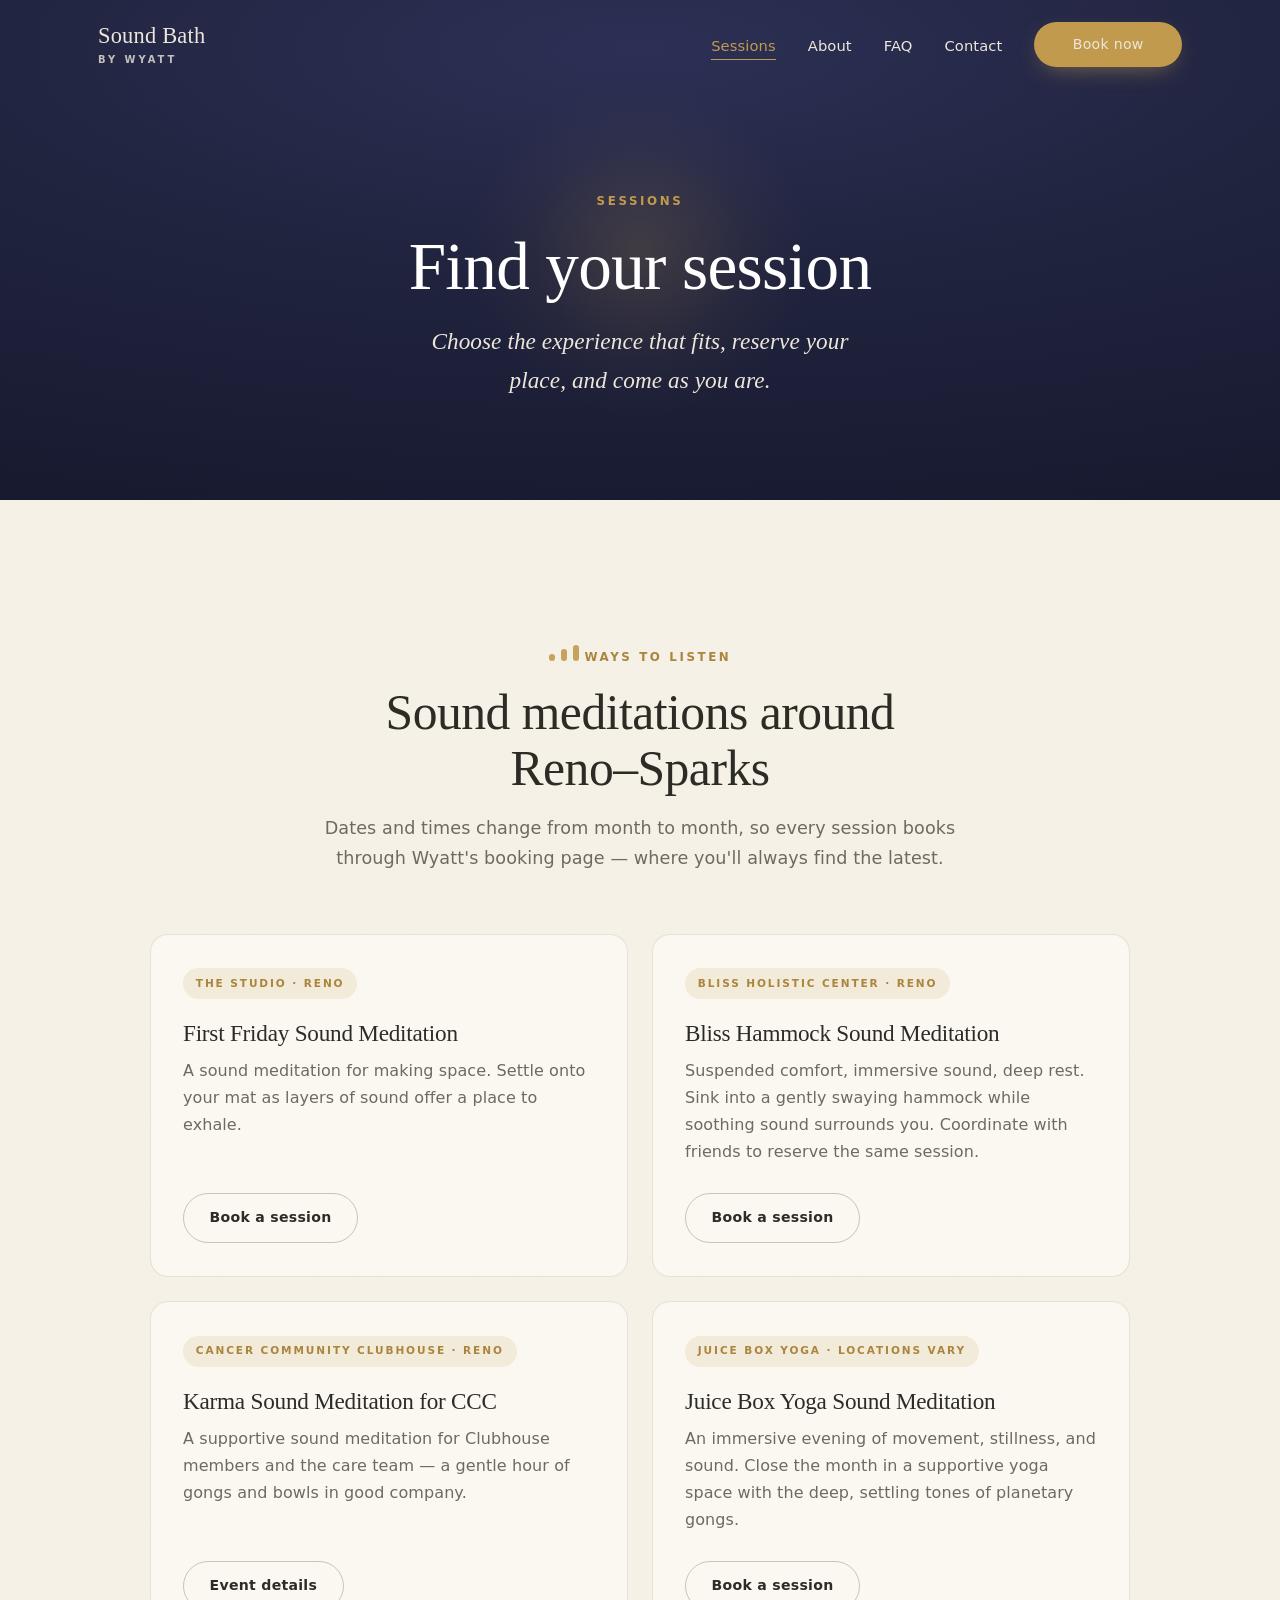
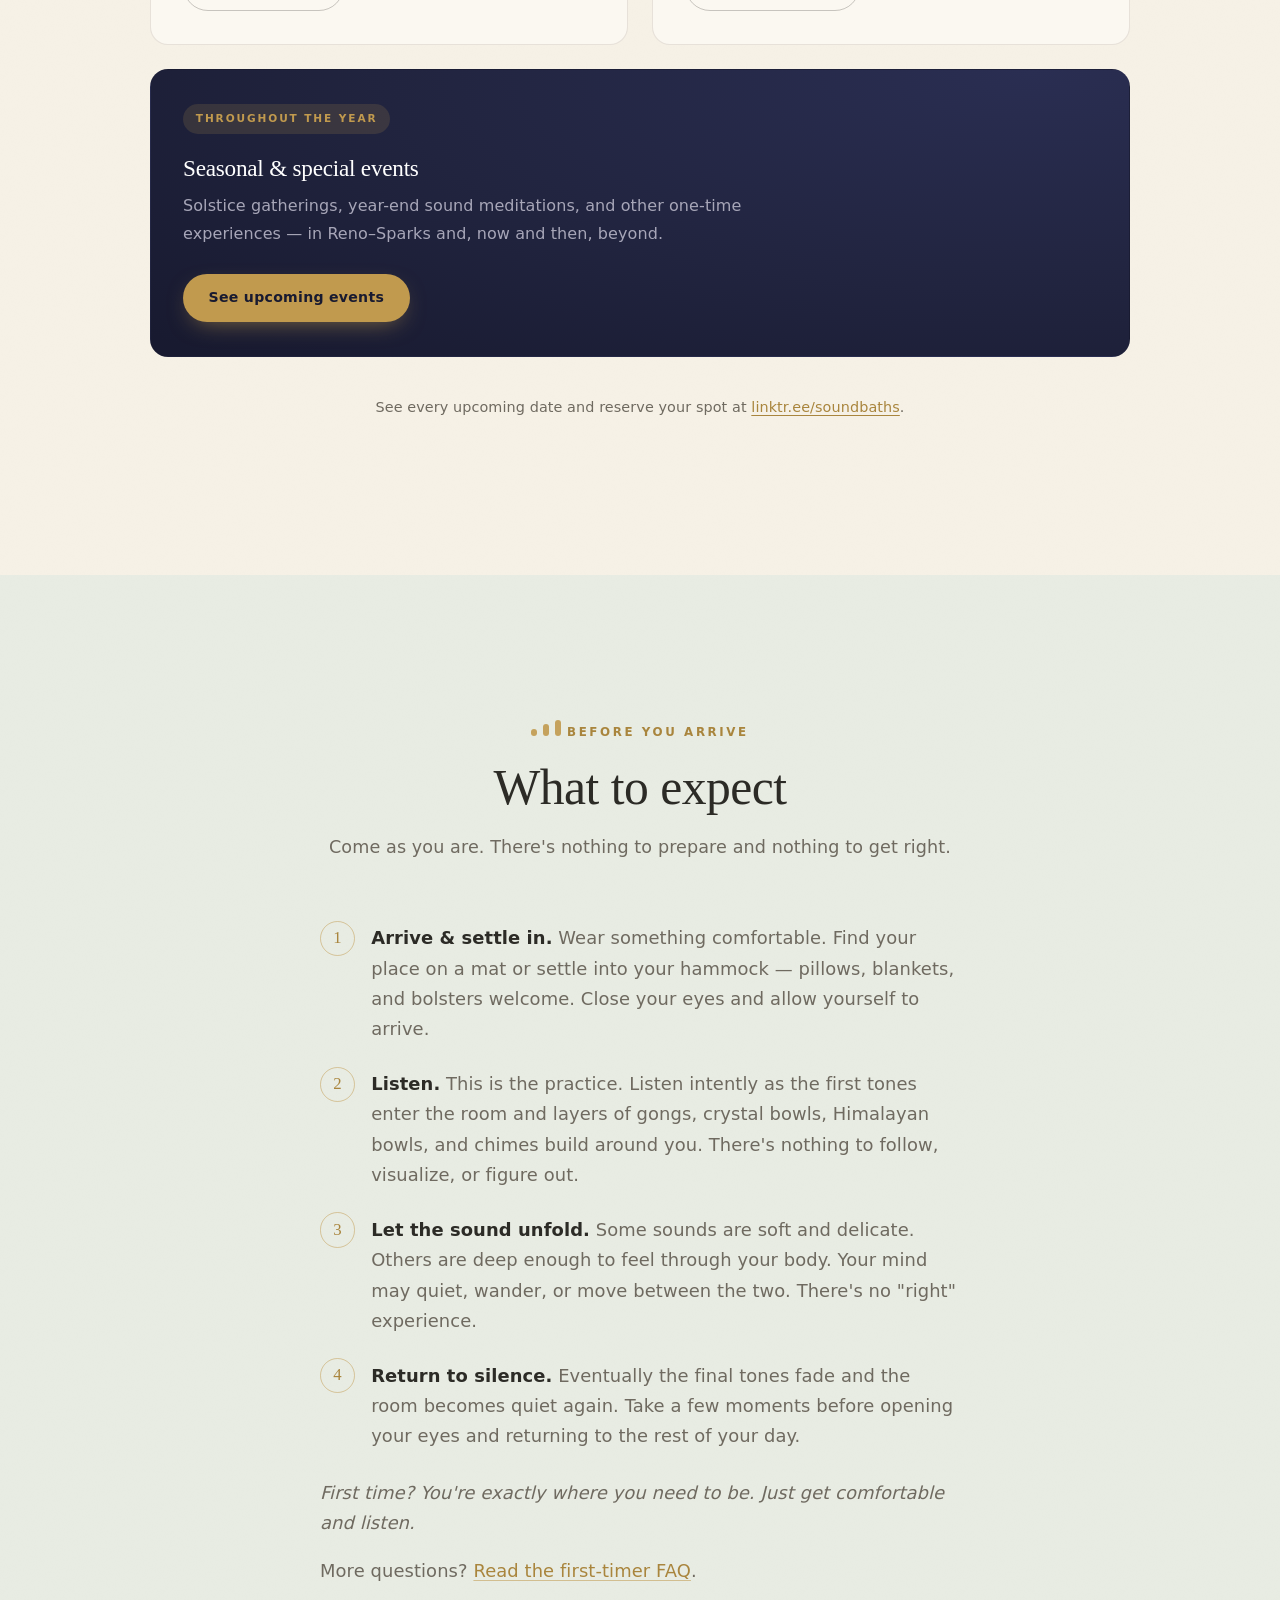
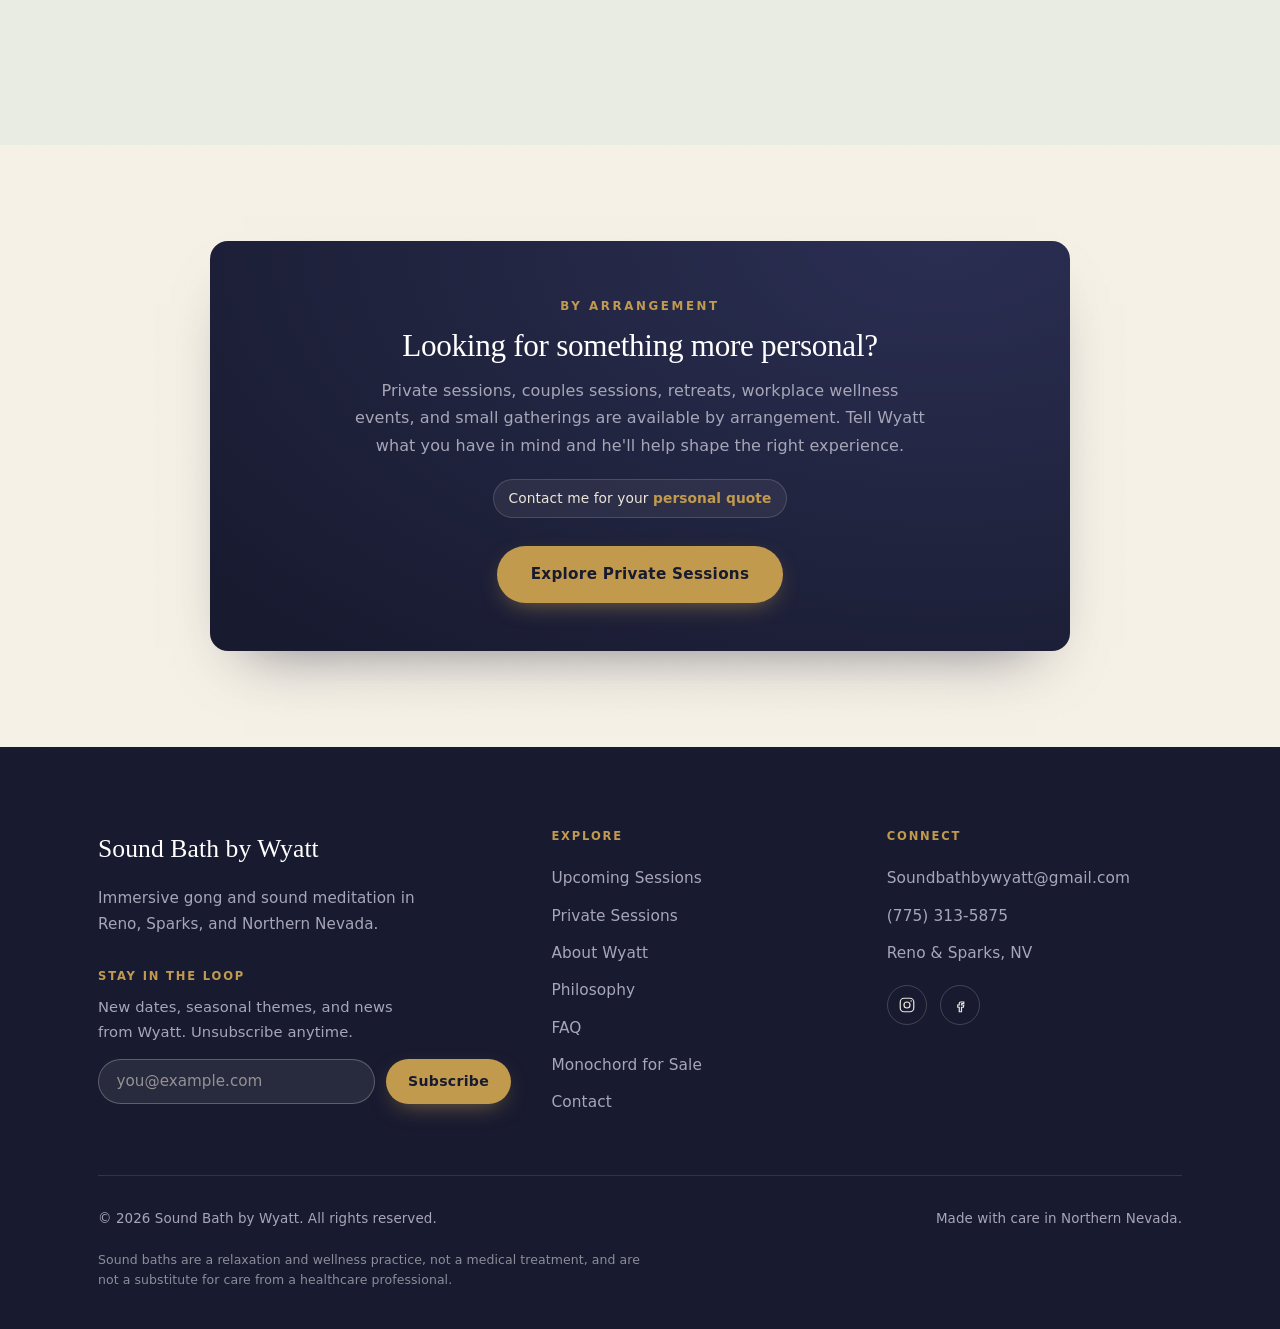
<file: sessions.html>
<!DOCTYPE html>
<html lang="en">
<head>
<meta charset="UTF-8" />
<meta name="viewport" content="width=device-width, initial-scale=1.0" />
<title>Sessions — Sound Bath by Wyatt | Reno &amp; Sparks</title>
<meta name="description" content="Sound baths with Wyatt around Reno and Sparks — First Friday sound meditations, Bliss hammock sound meditations, Juice Box Yoga, community sessions, special events, and private, couples, and group sessions." />
<link rel="canonical" href="https://soundbathbywyatt.com/sessions.html" />
<!-- Social share preview (Open Graph + Twitter) -->
<meta property="og:type" content="website" />
<meta property="og:site_name" content="Sound Bath by Wyatt" />
<meta property="og:title" content="Sessions — Sound Bath by Wyatt | Reno &amp; Sparks" />
<meta property="og:description" content="Sound baths with Wyatt around Reno and Sparks — First Friday sound meditations, Bliss hammock sound meditations, Juice Box Yoga, community sessions, special events, and private, couples, and group sessions." />
<meta property="og:image" content="https://soundbathbywyatt.com/og-image.jpg" />
<meta property="og:image:width" content="1200" />
<meta property="og:image:height" content="630" />
<meta property="og:url" content="https://soundbathbywyatt.com/sessions.html" />
<meta name="twitter:card" content="summary_large_image" />
<meta name="twitter:title" content="Sessions — Sound Bath by Wyatt | Reno &amp; Sparks" />
<meta name="twitter:description" content="Sound baths with Wyatt around Reno and Sparks — First Friday sound meditations, Bliss hammock sound meditations, Juice Box Yoga, community sessions, special events, and private, couples, and group sessions." />
<meta name="twitter:image" content="https://soundbathbywyatt.com/og-image.jpg" />
<meta name="theme-color" content="#21243f" />
<link rel="manifest" href="/manifest.json" />
<meta name="mobile-web-app-capable" content="yes" />
<meta name="apple-mobile-web-app-capable" content="yes" />
<meta name="apple-mobile-web-app-status-bar-style" content="black-translucent" />
<meta name="apple-mobile-web-app-title" content="Sound Bath" />
<link rel="apple-touch-icon" href="/icon-192.png" />
<link rel="icon" href="data:image/svg+xml,%3Csvg%20xmlns%3D%27http%3A//www.w3.org/2000/svg%27%20viewBox%3D%270%200%2032%2032%27%3E%3Crect%20width%3D%2732%27%20height%3D%2732%27%20rx%3D%277%27%20fill%3D%27%2321243f%27/%3E%3Ccircle%20cx%3D%2716%27%20cy%3D%2716%27%20r%3D%2710.5%27%20fill%3D%27none%27%20stroke%3D%27%23c19a4e%27%20stroke-width%3D%271.4%27/%3E%3Ccircle%20cx%3D%2716%27%20cy%3D%2716%27%20r%3D%276.5%27%20fill%3D%27none%27%20stroke%3D%27%23c19a4e%27%20stroke-width%3D%271.4%27/%3E%3Ccircle%20cx%3D%2716%27%20cy%3D%2716%27%20r%3D%272.4%27%20fill%3D%27%23c19a4e%27/%3E%3C/svg%3E" />
<link rel="stylesheet" href="styles.css" />
<script>document.documentElement.className += " js";</script>
</head>

<body data-page="sessions">

<!-- ============================ HEADER ============================ -->
<header class="site-header" id="header">
  <div class="container nav">
    <a href="index.html" class="brand" aria-label="Sound Bath by Wyatt — home">
      <span class="brand-name">Sound Bath</span>
      <span class="brand-sub">by Wyatt</span>
    </a>

    <button class="nav-toggle" id="navToggle" aria-label="Open menu" aria-expanded="false" aria-controls="navLinks">
      <span></span><span></span><span></span>
    </button>

    <ul class="nav-links" id="navLinks">
      <li><a href="sessions.html" aria-current="page">Sessions</a></li>
      <li><a href="about.html">About</a></li>
      <li><a href="faq.html">FAQ</a></li>
      <li><a href="contact.html">Contact</a></li>
      <li><a href="https://linktr.ee/soundbaths" target="_blank" rel="noopener" data-booking class="btn btn-primary nav-cta">Book now</a></li>
    </ul>
  </div>
</header>

<!-- ============================ PAGE HEADER ============================ -->
<section class="page-hero">
  <div class="rings" aria-hidden="true">
    <span class="ring"></span><span class="ring"></span><span class="ring"></span><span class="ring"></span><span class="ring"></span>
    <span class="hero-glow"></span>
  </div>
  <div class="page-hero-content">
    <span class="eyebrow">Sessions</span>
    <h1>Find your session</h1>
    <p class="sub">Choose the experience that fits, reserve your place, and come as you are.</p>
  </div>
</section>

<!-- ====================== SESSIONS ====================== -->
<!-- Cards come from SESSIONS in content.js. No dates here on purpose — dates,
     times and tickets live on Wyatt's Linktree, and every button goes there. -->
<section class="section section--cream" id="schedule">
  <div class="container">
    <div class="section-head center reveal">
      <div class="ripple-mark" aria-hidden="true"><span></span><span></span><span></span></div>
      <span class="eyebrow">Ways to Listen</span>
      <h2>Sound meditations around Reno–Sparks</h2>
      <p>Dates and times change from month to month, so every session books through Wyatt's booking page — where you'll always find the latest.</p>
    </div>

    <div class="session-grid" id="sessionGrid"></div>

    <p class="schedule-foot reveal">See every upcoming date and reserve your spot at <a href="https://linktr.ee/soundbaths" target="_blank" rel="noopener" data-booking>linktr.ee/soundbaths</a>.</p>
  </div>
</section>

<!-- ============================ WHAT TO EXPECT ============================ -->
<section class="section section--sage" id="what-to-expect">
  <div class="container">
    <div class="section-head center reveal">
      <div class="ripple-mark" aria-hidden="true"><span></span><span></span><span></span></div>
      <span class="eyebrow">Before You Arrive</span>
      <h2>What to expect</h2>
      <p>Come as you are. There's nothing to prepare and nothing to get right.</p>
    </div>

    <div class="expect reveal" style="display:block; border-top:none; padding-top:0; margin:clamp(1.5rem,3vw,2.5rem) auto 0; max-width:640px;">
      <ol>
        <li><strong>Arrive &amp; settle in.</strong> Wear something comfortable. Find your place on a mat or settle into your hammock — pillows, blankets, and bolsters welcome. Close your eyes and allow yourself to arrive.</li>
        <li><strong>Listen.</strong> This is the practice. Listen intently as the first tones enter the room and layers of gongs, crystal bowls, Himalayan bowls, and chimes build around you. There's nothing to follow, visualize, or figure out.</li>
        <li><strong>Let the sound unfold.</strong> Some sounds are soft and delicate. Others are deep enough to feel through your body. Your mind may quiet, wander, or move between the two. There's no "right" experience.</li>
        <li><strong>Return to silence.</strong> Eventually the final tones fade and the room becomes quiet again. Take a few moments before opening your eyes and returning to the rest of your day.</li>
      </ol>
      <p style="margin-top:1.6rem; font-style:italic; color:var(--ink-soft);">First time? You're exactly where you need to be. Just get comfortable and listen.</p>
      <p style="margin-top:0.6rem; color:var(--ink-soft);">More questions? <a class="text-link" href="faq.html#your-first-sound-bath">Read the first-timer FAQ</a>.</p>
    </div>
  </div>
</section>

<!-- ============================ PRIVATE SESSIONS ============================ -->
<section class="section section--cream" id="private-sessions" style="padding-block:clamp(3.5rem,8vw,6rem);">
  <div class="container">
    <div class="private-cta reveal" style="margin-top:0;">
      <span class="eyebrow">By Arrangement</span>
      <h3>Looking for something more personal?</h3>
      <p>Private sessions, couples sessions, retreats, workplace wellness events, and small gatherings are available by arrangement. Tell Wyatt what you have in mind and he'll help shape the right experience.</p>
      <!-- EDIT: PRICING — Wyatt gives personal quotes rather than listing prices -->
      <ul class="price-line">
        <li>Contact me for your <strong>personal quote</strong></li>
      </ul>
      <a href="contact.html?topic=Private%20session#contact-form" class="btn btn-primary">Explore Private Sessions</a>
    </div>
  </div>
</section>

<!-- ============================ FOOTER ============================ -->
<footer class="site-footer">
  <div class="container">
    <div class="footer-top">
      <div class="footer-brand">
        <span class="brand-name">Sound Bath by Wyatt</span>
        <p>Immersive gong and sound meditation in Reno, Sparks, and Northern Nevada.</p>

        <!-- EMAIL LIST (Mailchimp) — sign-ups go straight to Wyatt's Mailchimp
             audience. With JavaScript on it confirms right here; without it,
             Mailchimp's own confirmation page opens in a new tab. -->
        <div class="footer-signup" id="newsletter">
          <h4>Stay in the loop</h4>
          <p>New dates, seasonal themes, and news from Wyatt. Unsubscribe anytime.</p>
          <form id="mc-embedded-subscribe-form" name="mc-embedded-subscribe-form"
                action="https://gmail.us18.list-manage.com/subscribe/post?u=1aa939d4cb958c5727905b5fe&amp;id=99c67c9819&amp;f_id=00abace6f0"
                method="post" target="_blank">
            <label class="sr-only" for="mce-EMAIL">Email address</label>
            <div class="nl-row">
              <input type="email" name="EMAIL" id="mce-EMAIL" placeholder="you@example.com" autocomplete="email" required>
              <button type="submit" class="btn btn-primary" id="mc-embedded-subscribe">Subscribe</button>
            </div>
            <!-- Mailchimp's bot trap — must stay empty and hidden -->
            <div class="hp-field" aria-hidden="true"><input type="text" name="b_1aa939d4cb958c5727905b5fe_99c67c9819" tabindex="-1" value=""></div>
            <p class="nl-status" id="mcStatus" role="status" aria-live="polite"></p>
          </form>
        </div>
      </div>

      <div class="footer-col">
        <h4>Explore</h4>
        <ul>
          <li><a href="sessions.html">Upcoming Sessions</a></li>
          <li><a href="sessions.html#private-sessions">Private Sessions</a></li>
          <li><a href="about.html">About Wyatt</a></li>
          <li><a href="about.html#philosophy">Philosophy</a></li>
          <li><a href="faq.html">FAQ</a></li>
          <li><a href="about.html#monochord">Monochord for Sale</a></li>
          <li><a href="contact.html">Contact</a></li>
        </ul>
      </div>

      <div class="footer-col">
        <h4>Connect</h4>
        <ul>
          <!-- EDIT: CONTACT -->
          <li><a href="mailto:Soundbathbywyatt@gmail.com">Soundbathbywyatt@gmail.com</a></li>
          <li><a href="tel:+17753135875">(775) 313-5875</a></li>
          <li>Reno &amp; Sparks, NV</li>
        </ul>
        <!-- EDIT: SOCIAL -->
        <div class="footer-social" style="margin-top:1.2rem;">
          <a href="https://www.instagram.com/sound_bath_by_wyatt/" target="_blank" rel="noopener" aria-label="Instagram"><svg viewBox="0 0 24 24" fill="none" stroke="currentColor" stroke-width="1.6"><rect x="3" y="3" width="18" height="18" rx="5"/><circle cx="12" cy="12" r="4"/><circle cx="17.5" cy="6.5" r="1" fill="currentColor" stroke="none"/></svg></a>
          <a href="https://www.facebook.com/soundbathbywyatt/" target="_blank" rel="noopener" aria-label="Facebook"><svg viewBox="0 0 24 24" fill="none" stroke="currentColor" stroke-width="1.6"><path d="M15 8h-2a2 2 0 0 0-2 2v2H9v3h2v6h3v-6h2.5l.5-3H14v-1.5a.5.5 0 0 1 .5-.5H17V8z"/></svg></a>
        </div>
      </div>
    </div>

    <div class="footer-bottom">
      <span>&copy; <span id="year"></span> Sound Bath by Wyatt. All rights reserved.</span>
      <span>Made with care in Northern Nevada.</span>
    </div>
    <p class="footer-legal">Sound baths are a relaxation and wellness practice, not a medical treatment, and are not a substitute for care from a healthcare professional.</p>
  </div>
</footer>

<!-- Schedule, events, reviews and photos live in content.js — the one file for everyday edits. -->
<script src="content.js"></script>
<script src="site.js"></script>

</body>
</html>
</file>
<file: styles.css>
/* Sound Bath by Wyatt — shared styles for every page.
   Colors live in the :root block right below. */

/* =========================================================
   1. DESIGN TOKENS  — change the palette here in one place
   ========================================================= */
:root {
  /* Core palette */
  --indigo:        #21243f;   /* deep twilight indigo — hero + footer ground */
  --indigo-deep:   #181a30;   /* darker indigo for gradient depth            */
  --cream:         #f6f1e6;   /* warm off-white — primary light surface      */
  --cream-2:       #fbf8f1;   /* lighter cream for cards                      */
  --sage:          #94a88c;   /* soft sage green — secondary accent          */
  --sage-tint:     #e8ece3;   /* pale sage — alternating section background   */
  --gold:          #c19a4e;   /* antique gold — primary accent, CTA, rings    */
  --gold-deep:     #a9853d;   /* deeper gold for hover                        */
  --brown:         #6e5848;   /* warm brown — tertiary accent                 */
  --ink:           #2c2b26;   /* warm near-black — body text on light         */
  --ink-soft:      #6f6a60;   /* muted text                                   */
  --on-dark:       #ece7da;   /* off-white text on indigo                     */
  --on-dark-soft:  #a7a6b8;   /* muted text on indigo                         */

  /* Type */
  --serif: ui-serif, "Palatino Linotype", Palatino, "Book Antiqua", Georgia, "Times New Roman", serif;
  --sans:  -apple-system, BlinkMacSystemFont, "Segoe UI", system-ui, Roboto, Helvetica, Arial, sans-serif;

  /* Rhythm */
  --section-pad: clamp(4.5rem, 11vw, 9rem);
  --content-max: 1180px;
  --radius:      18px;
  --ease:        cubic-bezier(0.22, 0.61, 0.36, 1);
}

/* =========================================================
   2. RESET / BASE
   ========================================================= */
*, *::before, *::after { box-sizing: border-box; }
html { scroll-behavior: smooth; -webkit-text-size-adjust: 100%; }
body {
  margin: 0;
  font-family: var(--sans);
  color: var(--ink);
  background: var(--cream);
  line-height: 1.7;
  font-size: clamp(1rem, 0.55vw + 0.9rem, 1.12rem);
  font-weight: 400;
  letter-spacing: 0.005em;
  -webkit-font-smoothing: antialiased;
  text-rendering: optimizeLegibility;
  overflow-x: hidden;
}
img { max-width: 100%; height: auto; display: block; }
a { color: inherit; text-decoration: none; }

h1, h2, h3 {
  font-family: var(--serif);
  font-weight: 500;
  line-height: 1.12;
  letter-spacing: -0.01em;
  margin: 0;
  color: var(--ink);
}

/* Small uppercase label used sparingly above headings */
.eyebrow {
  font-family: var(--sans);
  font-size: 0.74rem;
  font-weight: 600;
  letter-spacing: 0.22em;
  text-transform: uppercase;
  color: var(--gold-deep);
  margin: 0 0 1.1rem;
  display: inline-block;
}

.container { width: 100%; max-width: var(--content-max); margin-inline: auto; padding-inline: clamp(1.25rem, 5vw, 3rem); }

/* =========================================================
   3. BUTTONS
   ========================================================= */
.btn {
  --pad-y: 0.95rem; --pad-x: 2.1rem;
  position: relative;
  display: inline-flex;
  align-items: center;
  justify-content: center;
  gap: 0.6rem;
  padding: var(--pad-y) var(--pad-x);
  font-family: var(--sans);
  font-size: 0.95rem;
  font-weight: 600;
  letter-spacing: 0.02em;
  border: none;
  border-radius: 100px;
  cursor: pointer;
  white-space: nowrap;
  overflow: hidden;
  transition: transform .4s var(--ease), box-shadow .4s var(--ease), background-color .3s var(--ease);
  isolation: isolate;
}
.btn-primary {
  background: var(--gold);
  color: var(--indigo-deep);
  box-shadow: 0 8px 24px -10px rgba(193,154,78,.7);
}
.btn-primary:hover { background: var(--gold-deep); transform: translateY(-2px); box-shadow: 0 14px 30px -10px rgba(193,154,78,.85); }
/* a soft "ripple" of light expanding from center on hover — echoes the sound-wave motif */
.btn-primary::after {
  content: ""; position: absolute; inset: 0; z-index: -1;
  background: radial-gradient(circle at center, rgba(255,255,255,.55), transparent 60%);
  transform: scale(0); opacity: 0; transition: transform .6s var(--ease), opacity .6s var(--ease);
}
.btn-primary:hover::after { transform: scale(1.6); opacity: 1; }

.btn-ghost {
  background: transparent;
  color: var(--on-dark);
  border: 1px solid rgba(236,231,218,.4);
}
.btn-ghost:hover { border-color: var(--gold); color: #fff; transform: translateY(-2px); }

.btn-outline-dark {
  background: transparent;
  color: var(--ink);
  border: 1px solid rgba(44,43,38,.25);
}
.btn-outline-dark:hover { border-color: var(--gold-deep); color: var(--gold-deep); transform: translateY(-2px); }

/* =========================================================
   4. HEADER / NAV
   ========================================================= */
.site-header {
  position: fixed; top: 0; left: 0; right: 0; z-index: 100;
  padding: 1.4rem 0;
  transition: background-color .5s var(--ease), padding .5s var(--ease), box-shadow .5s var(--ease), backdrop-filter .5s var(--ease);
}
/* When scrolled past the hero, the bar gains a translucent cream background */
.site-header.scrolled {
  background: var(--cream);
  padding: 0.85rem 0;
  box-shadow: 0 1px 0 rgba(44,43,38,.07), 0 6px 20px -12px rgba(33,36,63,.18);
}
.nav { display: flex; align-items: center; justify-content: space-between; gap: 1.5rem; }

.brand { display: flex; flex-direction: column; line-height: 1; color: var(--on-dark); transition: color .5s var(--ease); }
.brand .brand-name { font-family: var(--serif); font-size: 1.4rem; font-weight: 500; letter-spacing: 0.01em; }
.brand .brand-sub { font-family: var(--sans); font-size: 0.62rem; font-weight: 600; letter-spacing: 0.3em; text-transform: uppercase; margin-top: 0.45rem; opacity: .8; }
.scrolled .brand { color: var(--ink); }

.nav-links { display: flex; align-items: center; gap: 2rem; list-style: none; margin: 0; padding: 0; }
.nav-links a { font-family: var(--sans); font-size: 0.92rem; font-weight: 500; color: var(--on-dark); position: relative; padding: 0.3rem 0; transition: color .3s var(--ease); }
.scrolled .nav-links a { color: var(--ink); }
.nav-links a:not(.btn)::after {
  content: ""; position: absolute; left: 0; bottom: -2px; height: 1.5px; width: 0;
  background: var(--gold); transition: width .35s var(--ease);
}
.nav-links a:not(.btn):hover::after, .nav-links a:not(.btn):focus-visible::after { width: 100%; }
.nav-links a:not(.btn):hover { color: var(--gold); }
.scrolled .nav-links a:not(.btn):hover { color: var(--gold-deep); }

.nav-links a.nav-cta { padding: 0.66rem 2.4rem; font-size: 0.88rem; }
.scrolled .nav-links a.nav-cta { color: var(--indigo-deep); }

/* Mobile menu toggle */
.nav-toggle {
  display: none; background: none; border: none; cursor: pointer;
  width: 44px; height: 44px; padding: 0; position: relative; z-index: 110;
}
.nav-toggle span { display: block; width: 26px; height: 2px; margin: 5px auto; background: var(--on-dark); border-radius: 2px; transition: transform .4s var(--ease), opacity .3s var(--ease), background-color .5s var(--ease); }
.scrolled .nav-toggle span { background: var(--ink); }
.nav-toggle[aria-expanded="true"] span:nth-child(1) { transform: translateY(7px) rotate(45deg); }
.nav-toggle[aria-expanded="true"] span:nth-child(2) { opacity: 0; }
.nav-toggle[aria-expanded="true"] span:nth-child(3) { transform: translateY(-7px) rotate(-45deg); }
/* when the drawer is open it sits on a cream panel, so the icon must be dark */
.nav-toggle[aria-expanded="true"] span { background: var(--ink); }

/* =========================================================
   5. HERO  — deep indigo + breathing resonance rings (the signature)
   ========================================================= */
.hero {
  position: relative;
  min-height: 100vh;   /* fallback */
  min-height: 100svh;  /* avoids mobile address-bar jump where supported */
  display: flex;
  align-items: center;
  justify-content: center;
  text-align: center;
  color: var(--on-dark);
  overflow: hidden;
  background: radial-gradient(120% 90% at 50% 18%, #2c3055 0%, var(--indigo) 42%, var(--indigo-deep) 100%);
}

/* EDIT: PHOTO (hero) — OPTIONAL.
   To put a real photo or video behind the rings, place it inside .hero-media.
   Example image:
     <img src="images/hero-gong.jpg" alt="A large bronze gong glowing in candlelight">
   Example video (muted autoplay loop):
     <video autoplay muted loop playsinline poster="images/hero-poster.jpg">
       <source src="images/hero.mp4" type="video/mp4"></video>
   It will sit behind a dark veil so the headline stays readable. The rings
   look beautiful on their own, so a photo is entirely optional. */
.hero-media { position: absolute; inset: 0; z-index: 0; }
.hero-media img, .hero-media video { width: 100%; height: 100%; object-fit: cover; }
.hero-veil { position: absolute; inset: 0; z-index: 1; background: linear-gradient(180deg, rgba(24,26,48,.45), rgba(24,26,48,.78)); }

/* The resonance rings: concentric circles emanating like sound from a struck bowl */
.rings { position: absolute; inset: 0; z-index: 1; display: grid; place-items: center; pointer-events: none; }
.ring {
  position: absolute;
  border-radius: 50%;
  border: 1px solid rgba(193,154,78,.32);
  width: 220px; height: 220px;
  animation: pulse 9s ease-out infinite;
  opacity: 0;
}
.ring:nth-child(1) { animation-delay: 0s; }
.ring:nth-child(2) { animation-delay: 1.8s; }
.ring:nth-child(3) { animation-delay: 3.6s; }
.ring:nth-child(4) { animation-delay: 5.4s; }
.ring:nth-child(5) { animation-delay: 7.2s; }
@keyframes pulse {
  0%   { transform: scale(0.35); opacity: 0; }
  12%  { opacity: .8; }
  100% { transform: scale(5.2); opacity: 0; }
}
/* soft warm glow at the center — the bowl itself */
.hero-glow {
  position: absolute; z-index: 1; width: 340px; height: 340px; border-radius: 50%;
  background: radial-gradient(circle, rgba(193,154,78,.28) 0%, rgba(193,154,78,.06) 45%, transparent 70%);
  animation: breathe 7s ease-in-out infinite;
}
@keyframes breathe { 0%,100% { transform: scale(1); opacity: .75; } 50% { transform: scale(1.18); opacity: 1; } }

.hero-content { position: relative; z-index: 2; max-width: 760px; padding: 7rem 1.5rem 4rem; }
.hero-content .eyebrow { color: var(--gold); opacity: 0; animation: rise .9s var(--ease) .2s forwards; }
.hero h1 {
  color: #fff;
  font-size: clamp(2.7rem, 7.5vw, 5.4rem);
  font-weight: 500;
  letter-spacing: -0.015em;
  margin: 0 0 1.4rem;
  opacity: 0; animation: rise 1s var(--ease) .35s forwards;
}
.hero .sub {
  font-family: var(--serif);
  font-style: italic;
  font-size: clamp(1.2rem, 2.6vw, 1.7rem);
  color: var(--on-dark);
  font-weight: 400;
  max-width: 30ch;
  margin: 0 auto 2.6rem;
  opacity: 0; animation: rise 1s var(--ease) .55s forwards;
}
.hero-cta { opacity: 0; animation: rise 1s var(--ease) .75s forwards; }
/* quiet secondary link beneath the single CTA — keeps the button count to one */
.hero-link { display: inline-block; margin-top: 1.5rem; font-size: 0.92rem; color: var(--on-dark-soft); text-decoration: underline; text-underline-offset: 5px; text-decoration-color: rgba(193,154,78,.5); transition: color .3s var(--ease), text-decoration-color .3s var(--ease); }
.hero-link:hover { color: var(--gold); text-decoration-color: var(--gold); }
@keyframes rise { from { opacity: 0; transform: translateY(22px); } to { opacity: 1; transform: translateY(0); } }

/* scroll hint */
.scroll-hint {
  position: absolute; bottom: 2rem; left: 50%; transform: translateX(-50%); z-index: 2;
  color: var(--on-dark-soft); font-family: var(--sans); font-size: 0.72rem; letter-spacing: 0.25em; text-transform: uppercase;
  display: flex; flex-direction: column; align-items: center; gap: 0.7rem;
  opacity: 0; animation: rise 1s var(--ease) 1.1s forwards;
}
.scroll-hint .line { width: 1px; height: 38px; background: linear-gradient(var(--gold), transparent); animation: drift 2.4s ease-in-out infinite; }
@keyframes drift { 0%,100% { transform: scaleY(.6); opacity: .5; transform-origin: top; } 50% { transform: scaleY(1); opacity: 1; transform-origin: top; } }

/* =========================================================
   6. SECTION SCAFFOLDING
   ========================================================= */
.section { padding-block: var(--section-pad); position: relative; scroll-margin-top: 72px; }
.section--cream { background: var(--cream); }
.section--sage  { background: var(--sage-tint); }
.section--indigo {
  background: radial-gradient(110% 120% at 80% 0%, #2a2e52 0%, var(--indigo) 55%, var(--indigo-deep) 100%);
  color: var(--on-dark);
}
.section--indigo h2, .section--indigo h3 { color: #fff; }

/* very subtle paper grain on light sections for warmth (pure CSS, no files) */
.section--cream::before, .section--sage::before {
  content: ""; position: absolute; inset: 0; pointer-events: none; opacity: .5;
  background-image: url("data:image/svg+xml,%3Csvg xmlns='http://www.w3.org/2000/svg' width='160' height='160'%3E%3Cfilter id='n'%3E%3CfeTurbulence type='fractalNoise' baseFrequency='0.9' numOctaves='2' stitchTiles='stitch'/%3E%3CfeColorMatrix type='saturate' values='0'/%3E%3C/filter%3E%3Crect width='100%25' height='100%25' filter='url(%23n)' opacity='0.035'/%3E%3C/svg%3E");
}
.section > .container { position: relative; z-index: 1; }

.section-head { max-width: 640px; margin-bottom: clamp(2.5rem, 5vw, 3.75rem); }
.section-head.center { margin-inline: auto; text-align: center; }
.section-head h2 { font-size: clamp(2rem, 4.5vw, 3.1rem); margin-bottom: 1.1rem; }
.section-head p { color: var(--ink-soft); font-size: 1.1rem; margin: 0; }
.section--indigo .section-head p { color: var(--on-dark-soft); }

.lead { font-size: 1.15rem; }

/* a small ripple divider mark — three thin arcs, reused as a quiet motif */
.ripple-mark { display: inline-flex; gap: 6px; align-items: flex-end; height: 16px; margin-bottom: 1.4rem; }
.ripple-mark span { width: 6px; border-radius: 100px; background: var(--gold); opacity: .9; }
.ripple-mark span:nth-child(1) { height: 7px; }
.ripple-mark span:nth-child(2) { height: 12px; }
.ripple-mark span:nth-child(3) { height: 16px; }

/* =========================================================
   7. SPLIT LAYOUT (image + text)
   ========================================================= */
.split { display: grid; grid-template-columns: 1fr 1fr; gap: clamp(2rem, 5vw, 4.5rem); align-items: center; }
.split.reverse .split-media { order: 2; }
.split-text h2 { font-size: clamp(1.9rem, 4vw, 2.8rem); margin-bottom: 1.4rem; }
.split-text p { color: var(--ink-soft); margin: 0 0 1.15rem; }
.split-text p:last-child { margin-bottom: 0; }
.split-text .signoff { font-family: var(--serif); font-style: italic; color: var(--brown); font-size: 1.15rem; margin-top: 1.6rem; }

/* =========================================================
   8. IMAGE PLACEHOLDERS
   Elegant gradient blocks describing the intended photo.
   EDIT: PHOTO — to use a real image, replace the whole
   <div class="photo ..."> ... </div> with:
     <img class="photo" src="images/your-photo.jpg" alt="describe it">
   ========================================================= */
.photo {
  position: relative;
  border-radius: var(--radius);
  overflow: hidden;
  aspect-ratio: 4 / 5;
  background:
    linear-gradient(135deg, rgba(193,154,78,.18), transparent 55%),
    linear-gradient(40deg, var(--sage) 0%, #b6c2ad 100%);
  box-shadow: 0 30px 60px -30px rgba(33,36,63,.35);
  display: grid;
  place-items: center;
}
.photo.wide { aspect-ratio: 16 / 11; }
.photo.tall { aspect-ratio: 3 / 4; }
img.photo { display: block; width: 100%; object-fit: cover; background: none; }
.photo.indigo-ph {
  background:
    radial-gradient(circle at 30% 30%, rgba(193,154,78,.25), transparent 55%),
    linear-gradient(140deg, #2c3055, var(--indigo-deep));
}
.photo .photo-note {
  text-align: center; color: rgba(33,36,63,.62); padding: 1.5rem; max-width: 88%;
  font-family: var(--sans); font-size: 0.86rem; line-height: 1.5; letter-spacing: 0.02em;
}
.photo.indigo-ph .photo-note { color: rgba(236,231,218,.7); }
.photo .photo-note .icon { display: block; margin: 0 auto 0.7rem; width: 34px; height: 34px; opacity: .65; }
.photo .photo-note strong { display: block; font-weight: 600; letter-spacing: 0.18em; text-transform: uppercase; font-size: 0.66rem; margin-bottom: 0.5rem; }

/* =========================================================
   9. "WHAT IS A SOUND BATH" — feature trio
   ========================================================= */
.feature-grid { display: grid; grid-template-columns: repeat(3, 1fr); gap: 1.6rem; margin-top: 3rem; }
.feature {
  background: var(--cream-2);
  border: 1px solid rgba(110,88,72,.12);
  border-radius: var(--radius);
  padding: 2.2rem 1.9rem;
  transition: transform .4s var(--ease), box-shadow .4s var(--ease);
}
.feature:hover { transform: translateY(-5px); box-shadow: 0 24px 44px -28px rgba(33,36,63,.35); }
.feature .feat-icon {
  width: 46px; height: 46px; margin-bottom: 1.3rem; color: var(--gold-deep);
}
.feature h3 { font-size: 1.35rem; margin-bottom: 0.7rem; }
.feature p { color: var(--ink-soft); margin: 0; font-size: 1rem; }

/* =========================================================
   10. SESSIONS / OFFERINGS
   ========================================================= */
.offer-grid { display: grid; grid-template-columns: repeat(3, 1fr); gap: 1.7rem; }
.offer {
  display: flex; flex-direction: column;
  background: var(--cream-2);
  border: 1px solid rgba(110,88,72,.14);
  border-radius: var(--radius);
  padding: 2.4rem 2.1rem;
  transition: transform .4s var(--ease), box-shadow .4s var(--ease), border-color .4s var(--ease);
}
.offer:hover { transform: translateY(-6px); box-shadow: 0 28px 50px -30px rgba(33,36,63,.4); border-color: rgba(193,154,78,.5); }
.offer.featured { border-color: var(--gold); box-shadow: 0 20px 44px -28px rgba(193,154,78,.5); }
.offer .tag { align-self: flex-start; font-family: var(--sans); font-size: 0.66rem; font-weight: 700; letter-spacing: 0.18em; text-transform: uppercase; color: var(--gold-deep); background: rgba(193,154,78,.14); padding: 0.4rem 0.8rem; border-radius: 100px; margin-bottom: 1.3rem; }
.offer h3 { font-size: 1.55rem; margin-bottom: 0.5rem; }
.offer .duration { font-family: var(--sans); font-size: 0.88rem; color: var(--ink-soft); letter-spacing: 0.04em; margin-bottom: 1.5rem; }
.offer .price { font-family: var(--serif); font-size: 2.3rem; color: var(--ink); line-height: 1; margin-bottom: 0.3rem; }
.offer .price span { font-family: var(--sans); font-size: 0.85rem; color: var(--ink-soft); letter-spacing: 0.03em; }
.offer .price-note { font-size: 0.82rem; color: var(--ink-soft); margin: 0 0 1.6rem; }
.offer .offer-desc { color: var(--ink-soft); margin: 0 0 1.7rem; font-size: 1rem; flex-grow: 1; }
.offer .btn { width: 100%; }

/* descriptive "session types" grid — 4 across, no prices/buttons */
.type-grid { grid-template-columns: repeat(4, 1fr); gap: 1.4rem; }
.type-grid .offer { padding: 2rem 1.7rem; }
.type-grid .offer h3 { font-size: 1.38rem; }
.type-grid .offer .duration { margin-bottom: 1.1rem; }

/* "what to expect" + locations strip */
.expect {
  margin-top: clamp(3rem, 6vw, 4.5rem);
  display: grid; grid-template-columns: 1.3fr 1fr; gap: clamp(2rem, 5vw, 3.5rem);
  align-items: start;
  padding-top: clamp(3rem, 6vw, 4.5rem);
  border-top: 1px solid rgba(110,88,72,.16);
}
.expect h3 { font-size: 1.6rem; margin-bottom: 1.2rem; }
.expect ol { margin: 0; padding: 0; list-style: none; counter-reset: step; }
.expect li { position: relative; padding-left: 3.2rem; margin-bottom: 1.5rem; color: var(--ink-soft); }
.expect li:last-child { margin-bottom: 0; }
.expect li::before {
  counter-increment: step; content: counter(step);
  position: absolute; left: 0; top: -0.15rem;
  width: 2.2rem; height: 2.2rem; border-radius: 50%;
  display: grid; place-items: center;
  font-family: var(--serif); font-size: 1.05rem; color: var(--gold-deep);
  border: 1px solid rgba(193,154,78,.5);
}
.expect li strong { color: var(--ink); font-weight: 600; }
.locations-card {
  background: var(--cream-2);
  border: 1px solid rgba(110,88,72,.14);
  border-radius: var(--radius);
  padding: 2rem;
}
.locations-card h4 { font-family: var(--serif); font-size: 1.25rem; font-weight: 500; margin: 0 0 1rem; }
.locations-card p { color: var(--ink-soft); margin: 0 0 0.9rem; font-size: 0.98rem; }
.locations-card p:last-child { margin-bottom: 0; }
.locations-card .place { font-weight: 600; color: var(--ink); }

/* =========================================================
   11. TESTIMONIALS  (on indigo)
   ========================================================= */
.quote-grid { display: grid; grid-template-columns: repeat(3, 1fr); gap: 1.7rem; }
.quote {
  background: rgba(255,255,255,.04);
  border: 1px solid rgba(236,231,218,.12);
  border-radius: var(--radius);
  padding: 2.2rem 2rem;
  position: relative;
}
.quote .mark { font-family: var(--serif); font-size: 3.6rem; line-height: 0; color: var(--gold); opacity: .6; display: block; height: 1.4rem; }
.quote p { font-family: var(--serif); font-style: italic; font-size: 1.12rem; color: var(--on-dark); margin: 0 0 1.5rem; line-height: 1.55; }
.quote .who { font-family: var(--sans); font-size: 0.85rem; font-weight: 600; letter-spacing: 0.05em; color: var(--gold); font-style: normal; }
.quote .who span { display: block; color: var(--on-dark-soft); font-weight: 400; letter-spacing: 0.02em; margin-top: 0.2rem; }
.placeholder-note { text-align: center; color: var(--on-dark-soft); font-size: 0.85rem; margin-top: 2.5rem; font-style: italic; }

/* =========================================================
   11b. SCHEDULE / UPCOMING CLASSES  (replaces Linktree)
   ========================================================= */
.class-list { display: flex; flex-direction: column; gap: 1.1rem; max-width: 860px; margin-inline: auto; }
.class-card {
  display: flex; align-items: center; justify-content: space-between; gap: 1.6rem;
  background: var(--cream-2);
  border: 1px solid rgba(110,88,72,.14);
  border-radius: var(--radius);
  padding: 1.55rem 1.9rem;
  transition: transform .4s var(--ease), box-shadow .4s var(--ease), border-color .4s var(--ease);
}
.class-card:hover { transform: translateY(-3px); box-shadow: 0 24px 46px -30px rgba(33,36,63,.4); border-color: rgba(193,154,78,.5); }
.class-card.is-full { opacity: .82; }
.class-info { min-width: 0; }
.class-info h3 { font-size: 1.3rem; margin-bottom: 0.4rem; }
.class-when { font-family: var(--sans); font-size: 0.92rem; color: var(--ink-soft); letter-spacing: 0.02em; }
.class-when .dot { margin: 0 0.55rem; opacity: .45; }
.class-action { display: flex; flex-direction: column; align-items: flex-end; gap: 0.55rem; flex: 0 0 auto; text-align: right; }
.class-price { font-family: var(--serif); font-size: 1.35rem; color: var(--ink); line-height: 1; }
.class-price span { font-family: var(--sans); font-size: 0.78rem; color: var(--ink-soft); letter-spacing: 0.03em; }
.status { font-family: var(--sans); font-size: 0.62rem; font-weight: 700; letter-spacing: 0.16em; text-transform: uppercase; padding: 0.3rem 0.72rem; border-radius: 100px; white-space: nowrap; }
.status.open { color: #4c6a45; background: rgba(148,168,140,.30); }
.status.few  { color: var(--gold-deep); background: rgba(193,154,78,.18); }
.status.full { color: var(--ink-soft); background: rgba(110,88,72,.13); }
.class-card .btn { --pad-y: 0.72rem; --pad-x: 1.5rem; font-size: 0.86rem; }
.schedule-empty { text-align: center; color: var(--ink-soft); font-style: italic; max-width: 46ch; margin: 0 auto; }
.schedule-empty a { color: var(--gold-deep); text-decoration: underline; text-underline-offset: 3px; }
.schedule-foot { text-align: center; color: var(--ink-soft); font-size: 0.9rem; margin-top: 2.4rem; }
.schedule-foot a:not(.btn) { color: var(--gold-deep); text-decoration: underline; text-underline-offset: 3px; }

/* date tile + details inside each session card */
.class-main { display: flex; align-items: center; gap: 1.5rem; min-width: 0; flex: 1 1 auto; }
.class-date {
  flex: 0 0 auto; width: 84px; padding: 0.85rem 0.4rem 0.8rem; text-align: center;
  border-radius: 14px; line-height: 1;
  background: radial-gradient(120% 120% at 50% 0%, #2c3055 0%, var(--indigo) 60%, var(--indigo-deep) 100%);
  box-shadow: 0 14px 28px -18px rgba(33,36,63,.7);
}
.class-date .cd-m { display: block; font-size: 0.66rem; font-weight: 700; letter-spacing: 0.2em; text-transform: uppercase; color: var(--gold); }
.class-date .cd-d { display: block; font-family: var(--serif); font-size: 2.2rem; color: #fff; margin: 0.32rem 0 0.3rem; }
.class-date .cd-w { display: block; font-size: 0.64rem; font-weight: 600; letter-spacing: 0.16em; text-transform: uppercase; color: var(--on-dark-soft); }
.class-when .class-time { color: var(--ink); font-weight: 600; }
.class-when a { text-decoration: underline; text-decoration-color: rgba(193,154,78,.55); text-underline-offset: 3px; transition: color .3s var(--ease); }
.class-when a:hover { color: var(--gold-deep); }
.class-desc { margin: 0.55rem 0 0; font-size: 0.92rem; line-height: 1.6; color: var(--ink-soft); max-width: 54ch; }
.class-repeat { margin: 0.6rem 0 0; font-size: 0.76rem; font-weight: 600; letter-spacing: 0.08em; text-transform: uppercase; color: var(--gold-deep); }
.status.today { color: #fff; background: var(--brown); }

/* "Private sessions" call-out under the schedule */
.private-cta {
  max-width: 860px; margin: clamp(2.8rem, 6vw, 4rem) auto 0; text-align: center;
  padding: clamp(2.2rem, 5vw, 3rem) clamp(1.5rem, 5vw, 3.2rem);
  border-radius: var(--radius); color: var(--on-dark);
  background: radial-gradient(110% 130% at 85% 0%, #2a2e52 0%, var(--indigo) 55%, var(--indigo-deep) 100%);
  box-shadow: 0 30px 60px -34px rgba(33,36,63,.6);
}
.private-cta h3 { color: #fff; font-size: clamp(1.5rem, 3vw, 1.95rem); margin-bottom: 0.8rem; }
.private-cta p { color: var(--on-dark-soft); margin: 0 auto 1.7rem; max-width: 56ch; font-size: 1rem; }
.private-cta .eyebrow { color: var(--gold); margin-bottom: 0.8rem; }

/* =========================================================
   11d. EMAIL LIST (Mailchimp)
   ========================================================= */
.newsletter { padding-block: clamp(3.5rem, 8vw, 5.5rem); scroll-margin-top: 72px; }
.newsletter-inner { display: grid; grid-template-columns: 1.05fr 1fr; gap: clamp(1.8rem, 5vw, 4rem); align-items: center; max-width: 1020px; margin-inline: auto; }
.newsletter-copy .eyebrow { color: var(--gold); }
.newsletter-copy h2 { font-size: clamp(1.8rem, 3.8vw, 2.5rem); margin-bottom: 0.9rem; }
.newsletter-copy p { color: var(--on-dark-soft); margin: 0; }
.nl-label { display: block; font-size: 0.74rem; font-weight: 600; letter-spacing: 0.14em; text-transform: uppercase; color: var(--on-dark-soft); margin-bottom: 0.6rem; }
.nl-row { display: flex; gap: 0.7rem; }
.nl-row input {
  flex: 1 1 auto; min-width: 0; padding: 0.95rem 1.2rem; font-family: var(--sans); font-size: 1rem; color: #fff;
  background: rgba(255,255,255,.07); border: 1px solid rgba(236,231,218,.28); border-radius: 100px;
  transition: border-color .3s var(--ease), box-shadow .3s var(--ease), background-color .3s var(--ease);
}
.nl-row input::placeholder { color: rgba(236,231,218,.55); }
.nl-row input:focus { outline: none; border-color: var(--gold); background: rgba(255,255,255,.1); box-shadow: 0 0 0 3px rgba(193,154,78,.25); }
.nl-row .btn { flex: 0 0 auto; }
.nl-row .btn[disabled] { opacity: .7; cursor: wait; }
.nl-status { font-size: 0.95rem; margin: 0.9rem 0 0; min-height: 1.4rem; color: var(--on-dark); }
.nl-status.ok { color: #cfe0c6; }
.nl-status.err { color: #f0c9a8; }
.hp-field { position: absolute !important; left: -5000px !important; width: 1px; height: 1px; overflow: hidden; }

/* =========================================================
   11e. MONOCHORD (for sale)
   ========================================================= */
.mono-figure { position: relative; margin: 0; }
.mono-figure .photo { aspect-ratio: 16 / 10; object-position: 40% 50%; }
.sale-badge {
  position: absolute; top: 1rem; left: 1rem; z-index: 2;
  display: inline-flex; align-items: center; gap: 0.5rem;
  font-size: 0.68rem; font-weight: 700; letter-spacing: 0.16em; text-transform: uppercase;
  color: var(--indigo-deep); background: var(--gold); padding: 0.5rem 0.9rem; border-radius: 100px;
  box-shadow: 0 10px 24px -10px rgba(24,26,48,.6);
}
.sale-badge::before { content: ""; width: 7px; height: 7px; border-radius: 50%; background: var(--indigo-deep); opacity: .75; }
.sale-note {
  border-left: 3px solid var(--gold); padding: 0.85rem 1.1rem; border-radius: 0 12px 12px 0;
  background: rgba(193,154,78,.12); color: var(--brown) !important; font-weight: 600;
}
.split-text .btn { margin-top: 0.9rem; }

/* =========================================================
   11c. GALLERY
   ========================================================= */
.gallery-grid { display: grid; grid-template-columns: repeat(3, 1fr); gap: 1.2rem; }
.gallery-item {
  position: relative; aspect-ratio: 3 / 2; border-radius: var(--radius); overflow: hidden;
  box-shadow: 0 26px 52px -32px rgba(33,36,63,.4);
}
.gallery-item img { width: 100%; height: 100%; object-fit: cover; display: block; transition: transform .7s var(--ease); }
.gallery-item:hover img { transform: scale(1.06); }
/* empty-state tile reuses the .photo placeholder look */
.gallery-item.placeholder {
  display: grid; place-items: center;
  background:
    linear-gradient(135deg, rgba(193,154,78,.18), transparent 55%),
    linear-gradient(40deg, var(--sage) 0%, #b6c2ad 100%);
}
.gallery-item.placeholder .photo-note {
  text-align: center; color: rgba(33,36,63,.62); padding: 1.3rem; max-width: 90%;
  font-family: var(--sans); font-size: 0.82rem; line-height: 1.5; letter-spacing: 0.02em;
}
.gallery-item.placeholder .photo-note strong { display: block; font-weight: 600; letter-spacing: 0.18em; text-transform: uppercase; font-size: 0.64rem; margin-bottom: 0.45rem; }
.gallery-foot { text-align: center; color: var(--ink-soft); font-size: 0.9rem; margin-top: 2.4rem; font-style: italic; }

/* =========================================================
   12. CONTACT / BOOKING
   ========================================================= */
.contact-grid { display: grid; grid-template-columns: 1fr 1fr; gap: clamp(2.5rem, 6vw, 5rem); align-items: start; }
.contact-info h2 { font-size: clamp(2rem, 4.5vw, 3rem); margin-bottom: 1.3rem; }
.contact-info > p { color: var(--ink-soft); font-size: 1.1rem; margin: 0 0 2.4rem; }
.contact-list { list-style: none; margin: 0 0 2.4rem; padding: 0; }
.contact-list li { display: flex; align-items: center; gap: 1rem; margin-bottom: 1.3rem; }
.contact-list .ci-icon { flex: 0 0 44px; width: 44px; height: 44px; border-radius: 50%; display: grid; place-items: center; background: rgba(193,154,78,.13); color: var(--gold-deep); }
.contact-list .ci-icon svg { width: 20px; height: 20px; }
.contact-list .ci-label { font-size: 0.72rem; font-weight: 600; letter-spacing: 0.16em; text-transform: uppercase; color: var(--ink-soft); }
.contact-list .ci-value { font-size: 1.08rem; color: var(--ink); font-weight: 500; }
.contact-list a.ci-value:hover { color: var(--gold-deep); }

/* Form */
.contact-form {
  background: var(--cream-2);
  border: 1px solid rgba(110,88,72,.14);
  border-radius: var(--radius);
  padding: clamp(1.8rem, 4vw, 2.6rem);
  box-shadow: 0 30px 60px -36px rgba(33,36,63,.3);
}
.contact-form h3 { font-size: 1.4rem; margin-bottom: 0.4rem; }
.contact-form .form-sub { color: var(--ink-soft); font-size: 0.95rem; margin: 0 0 1.8rem; }
.field { margin-bottom: 1.2rem; }
.field label { display: block; font-size: 0.78rem; font-weight: 600; letter-spacing: 0.08em; text-transform: uppercase; color: var(--ink-soft); margin-bottom: 0.5rem; }
.field input, .field textarea, .field select {
  width: 100%; padding: 0.85rem 1rem; font-family: var(--sans); font-size: 1rem; color: var(--ink);
  background: var(--cream); border: 1px solid rgba(110,88,72,.25); border-radius: 12px;
  transition: border-color .3s var(--ease), box-shadow .3s var(--ease);
}
.field select {
  -webkit-appearance: none; appearance: none; cursor: pointer; padding-right: 2.6rem;
  background-image: url("data:image/svg+xml,%3Csvg xmlns='http://www.w3.org/2000/svg' viewBox='0 0 24 24' fill='none' stroke='%23a9853d' stroke-width='2'%3E%3Cpath d='m6 9 6 6 6-6'/%3E%3C/svg%3E");
  background-repeat: no-repeat; background-position: right 1rem center; background-size: 16px;
}
.field input:focus, .field textarea:focus, .field select:focus { outline: none; border-color: var(--gold); box-shadow: 0 0 0 3px rgba(193,154,78,.18); }
.field textarea { resize: vertical; min-height: 120px; }
.contact-form { scroll-margin-top: 96px; transition: box-shadow .6s var(--ease), border-color .6s var(--ease); }
.contact-form.highlight { border-color: var(--gold); box-shadow: 0 0 0 4px rgba(193,154,78,.22), 0 30px 60px -36px rgba(33,36,63,.3); }
.contact-form .btn { width: 100%; margin-top: 0.4rem; }
.contact-form .btn[disabled] { opacity: .7; cursor: wait; }
.form-status { font-size: 0.9rem; margin-top: 1rem; min-height: 1.2rem; color: var(--brown); }
.form-status a { color: var(--gold-deep); text-decoration: underline; text-underline-offset: 3px; }
.form-success { text-align: center; padding: 1.5rem 0.5rem 0.5rem; }
.form-success .ripple-mark { justify-content: center; }
.form-success h3 { font-size: 1.6rem; margin-bottom: 0.7rem; }
.form-success p { color: var(--ink-soft); margin: 0 0 1.4rem; }

/* =========================================================
   13. FOOTER
   ========================================================= */
.site-footer { background: var(--indigo-deep); color: var(--on-dark-soft); padding: clamp(3.5rem, 7vw, 5rem) 0 2.5rem; }
.footer-top { display: grid; grid-template-columns: 1.4fr 1fr 1fr; gap: 2.5rem; padding-bottom: 3rem; border-bottom: 1px solid rgba(236,231,218,.12); }
.footer-brand .brand-name { font-family: var(--serif); font-size: 1.6rem; color: #fff; }
.footer-brand p { margin: 1rem 0 0; max-width: 34ch; font-size: 0.95rem; line-height: 1.7; }
.footer-col h4 { font-family: var(--sans); font-size: 0.72rem; font-weight: 700; letter-spacing: 0.16em; text-transform: uppercase; color: var(--gold); margin: 0 0 1.2rem; }
.footer-col ul { list-style: none; margin: 0; padding: 0; }
.footer-col li { margin-bottom: 0.7rem; font-size: 0.96rem; }
.footer-col a:hover { color: var(--gold); }
.footer-social { display: flex; gap: 0.8rem; }
.footer-social a { width: 40px; height: 40px; border-radius: 50%; border: 1px solid rgba(236,231,218,.2); display: grid; place-items: center; color: var(--on-dark); transition: border-color .3s var(--ease), color .3s var(--ease), transform .3s var(--ease); }
.footer-social a:hover { border-color: var(--gold); color: var(--gold); transform: translateY(-3px); }
.footer-social svg { width: 18px; height: 18px; }
.footer-bottom { padding-top: 2rem; display: flex; flex-wrap: wrap; gap: 1rem; justify-content: space-between; font-size: 0.84rem; }

/* =========================================================
   14. SCROLL REVEAL
   ========================================================= */
/* Content only starts hidden when JavaScript is running (the "js" class is
   added in the <head>), so nothing can ever get stuck invisible. */
.js .reveal { opacity: 0; transform: translateY(28px); transition: opacity .9s var(--ease), transform .9s var(--ease); }
.js .reveal.is-visible { opacity: 1; transform: translateY(0); }
.reveal.d1 { transition-delay: .08s; }
.reveal.d2 { transition-delay: .16s; }
.reveal.d3 { transition-delay: .24s; }

/* =========================================================
   15. RESPONSIVE
   ========================================================= */
@media (max-width: 920px) {
  .feature-grid, .offer-grid, .quote-grid { grid-template-columns: 1fr; }
  .type-grid { grid-template-columns: 1fr 1fr; }
  .gallery-grid { grid-template-columns: 1fr 1fr; }
  .footer-top { grid-template-columns: 1fr 1fr; }
  .footer-brand { grid-column: 1 / -1; }
}
@media (max-width: 780px) {
  .nav-toggle { display: block; }
  .nav-links {
    position: fixed; inset: 0 0 0 auto; width: min(78vw, 320px);
    flex-direction: column; align-items: flex-start; justify-content: center; gap: 1.6rem;
    background: var(--cream); padding: 2rem 2.2rem;
    transform: translateX(100%); transition: transform .45s var(--ease);
    box-shadow: -20px 0 50px -20px rgba(33,36,63,.4);
  }
  .nav-links.open { transform: translateX(0); }
  .nav-links a { color: var(--ink) !important; font-size: 1.15rem; }
  .nav-links .nav-cta { margin-top: 0.5rem; }
  .split, .contact-grid, .expect, .newsletter-inner { grid-template-columns: 1fr; }
  .split.reverse .split-media { order: 0; }
  .split-media { margin-bottom: 0.5rem; }
  .photo, .photo.wide, .photo.tall { aspect-ratio: 16 / 11; }
}
@media (max-width: 540px) {
  .footer-top { grid-template-columns: 1fr; }
  .footer-bottom { flex-direction: column; }
  .hero .sub { font-size: 1.15rem; }
  .type-grid { grid-template-columns: 1fr; }
  .gallery-grid { grid-template-columns: 1fr; }
  .class-card { flex-direction: column; align-items: stretch; gap: 1.1rem; padding: 1.4rem 1.3rem; }
  .class-main { align-items: flex-start; gap: 1.05rem; }
  .class-date { width: 66px; padding: 0.7rem 0.3rem 0.65rem; }
  .class-date .cd-d { font-size: 1.8rem; }
  .class-action { align-items: flex-start; text-align: left; width: 100%; flex-direction: row; flex-wrap: wrap; align-items: center; gap: 0.8rem; }
  .class-action .btn { width: 100%; margin-top: 0.2rem; }
  .nl-row { flex-direction: column; }
  .nl-row .btn { width: 100%; }
}

/* =========================================================
   16. REDUCED MOTION — calm by default, motionless on request
   ========================================================= */
@media (prefers-reduced-motion: reduce) {
  html { scroll-behavior: auto; }
  *, *::before, *::after { animation-duration: .001ms !important; animation-iteration-count: 1 !important; transition-duration: .001ms !important; }
  .js .reveal { opacity: 1; transform: none; }
  .ring { opacity: .5; }
  .ring:nth-child(1){ transform: scale(1);} .ring:nth-child(2){ transform: scale(2);}
  .ring:nth-child(3){ transform: scale(3);} .ring:nth-child(4){ transform: scale(4);}
  .ring:nth-child(5){ transform: scale(4.6);}
  .hero-content .eyebrow, .hero h1, .hero .sub, .hero-cta, .scroll-hint { opacity: 1; }
}

/* Visible keyboard focus everywhere */
a:focus-visible, button:focus-visible, input:focus-visible, textarea:focus-visible, select:focus-visible {
  outline: 2px solid var(--gold); outline-offset: 3px; border-radius: 4px;
}

/* =========================================================
   17. MULTI-PAGE ADDITIONS (Nov 2026)
   ========================================================= */

/* Current page in the menu */
.nav-links a[aria-current="page"]:not(.btn) { color: var(--gold); }
.nav-links a[aria-current="page"]:not(.btn)::after { width: 100%; }
.scrolled .nav-links a[aria-current="page"]:not(.btn) { color: var(--gold-deep); }

/* Short indigo header band at the top of inner pages */
.page-hero {
  position: relative; overflow: hidden; text-align: center; color: var(--on-dark);
  padding: clamp(8.5rem, 17vw, 11.5rem) 0 clamp(4rem, 9vw, 6.2rem);
  background: radial-gradient(120% 95% at 50% 10%, #2c3055 0%, var(--indigo) 45%, var(--indigo-deep) 100%);
}
.page-hero .rings { opacity: .7; }
.page-hero .ring { width: 180px; height: 180px; }
.page-hero-content { position: relative; z-index: 2; max-width: 760px; margin: 0 auto; padding-inline: 1.5rem; }
.page-hero .eyebrow { color: var(--gold); }
.page-hero h1 { color: #fff; font-size: clamp(2.4rem, 6.4vw, 4.2rem); margin: 0 0 1.1rem; }
.page-hero .sub { font-family: var(--serif); font-style: italic; font-size: clamp(1.1rem, 2.4vw, 1.45rem); color: var(--on-dark); max-width: 40ch; margin: 0 auto; }
.page-hero-content > * { opacity: 0; animation: rise .9s var(--ease) forwards; }
.page-hero-content > :nth-child(2) { animation-delay: .12s; }
.page-hero-content > :nth-child(3) { animation-delay: .24s; }

/* Centered call-to-action row */
.cta-row { display: flex; flex-wrap: wrap; gap: 0.9rem; justify-content: center; margin-top: 2.2rem; }
.text-link { color: var(--gold-deep); text-decoration: underline; text-underline-offset: 3px; text-decoration-color: rgba(193,154,78,.55); }
.text-link:hover { color: var(--brown); }
.section--indigo .text-link { color: var(--gold); }

/* ---- Featured special event (e.g. The Year-End Reset) ---- */
.event-feature {
  display: grid; grid-template-columns: 1fr 1.08fr; max-width: 980px; margin: 0 auto clamp(2.6rem, 5vw, 3.6rem);
  border-radius: var(--radius); overflow: hidden; color: var(--on-dark);
  background: radial-gradient(120% 120% at 90% 0%, #2a2e52 0%, var(--indigo) 55%, var(--indigo-deep) 100%);
  box-shadow: 0 34px 70px -38px rgba(33,36,63,.7);
}
.ev-media { position: relative; min-height: 280px; }
.ev-media img { position: absolute; inset: 0; width: 100%; height: 100%; object-fit: cover; object-position: 50% 45%; }
.ev-body { padding: clamp(1.8rem, 4vw, 2.7rem); }
.ev-badge {
  display: inline-flex; align-items: center; gap: 0.5rem; margin-bottom: 1.1rem;
  font-size: 0.66rem; font-weight: 700; letter-spacing: 0.16em; text-transform: uppercase;
  color: var(--indigo-deep); background: var(--gold); padding: 0.45rem 0.85rem; border-radius: 100px;
}
.ev-body h3 { color: #fff; font-size: clamp(1.7rem, 3.4vw, 2.3rem); margin-bottom: 0.5rem; }
.ev-tagline { font-family: var(--serif); font-style: italic; color: var(--gold); font-size: 1.1rem; margin: 0 0 1.3rem; }
.ev-facts { list-style: none; margin: 0 0 1.3rem; padding: 0; display: grid; gap: 0.7rem; }
.ev-facts li { display: grid; grid-template-columns: 5.4rem 1fr; gap: 0.8rem; font-size: 0.95rem; line-height: 1.5; color: var(--on-dark); }
.ev-facts .ev-label { font-size: 0.66rem; font-weight: 700; letter-spacing: 0.16em; text-transform: uppercase; color: var(--on-dark-soft); padding-top: 0.22rem; }
.ev-facts a { text-decoration: underline; text-decoration-color: rgba(193,154,78,.6); text-underline-offset: 3px; }
.ev-facts a:hover { color: var(--gold); }
.ev-desc { color: var(--on-dark-soft); font-size: 0.97rem; margin: 0 0 1.5rem; }
.ev-actions { display: flex; flex-wrap: wrap; align-items: center; gap: 0.9rem 1.2rem; }
.ev-note { font-size: 0.84rem; color: var(--on-dark-soft); margin: 0; }

/* ---- Home: "coming up" preview + philosophy teaser ---- */
.preview-foot { text-align: center; margin-top: 2.4rem; }
.teaser-quote { max-width: 760px; margin: 0 auto; text-align: center; }
.teaser-quote blockquote { margin: 0; font-family: var(--serif); font-size: clamp(1.55rem, 3.6vw, 2.35rem); line-height: 1.35; color: var(--ink); }
.teaser-quote blockquote span { display: block; }
.teaser-quote blockquote .final { color: var(--gold-deep); font-style: italic; margin-top: 0.4rem; }
.teaser-quote cite { display: block; margin-top: 1.4rem; font-style: normal; font-size: 0.8rem; font-weight: 600; letter-spacing: 0.16em; text-transform: uppercase; color: var(--ink-soft); }

/* ---- About: philosophy ---- */
.philosophy-body { max-width: 700px; margin: 0 auto; text-align: center; }
.philosophy-body p { color: var(--on-dark-soft); font-size: 1.12rem; margin: 0 0 1.3rem; }
.philosophy-body p.strong { color: var(--on-dark); }
.philosophy-body .philosophy-close { margin: 2.4rem 0 0; font-family: var(--serif); font-size: clamp(1.45rem, 3.2vw, 2rem); line-height: 1.45; color: #fff; }
.philosophy-close span { display: block; }
.philosophy-body .philosophy-close .final { color: var(--gold); font-style: italic; margin-top: 0.5rem; }

/* ---- Video + gallery block (About) ---- */
.video-wrap { max-width: 300px; margin: 0 auto 2.8rem; }
.video-wrap video { width: 100%; border-radius: 16px; box-shadow: 0 20px 44px -20px rgba(33,36,63,.55); display: block; background: #12142a; }
.video-wrap p { margin: 0.9rem 0 0; text-align: center; font-size: 0.9rem; color: var(--ink-soft); font-style: italic; }
.lead-pair { max-width: 720px; margin: 0 auto clamp(2.4rem, 5vw, 3.4rem); text-align: center; }
.lead-pair p { color: var(--ink-soft); margin: 0 0 1.1rem; }

/* ---- Sessions: pricing line inside the private-sessions panel ---- */
.price-line { display: flex; flex-wrap: wrap; justify-content: center; gap: 0.6rem; margin: -0.4rem auto 1.8rem; padding: 0; list-style: none; }
.price-line li { font-size: 0.86rem; color: var(--on-dark); background: rgba(255,255,255,.06); border: 1px solid rgba(236,231,218,.16); padding: 0.4rem 0.9rem; border-radius: 100px; }
.price-line strong { color: var(--gold); font-weight: 600; }

/* ---- FAQ ---- */
.faq-tools { max-width: 820px; margin: 0 auto clamp(2.4rem, 5vw, 3.2rem); text-align: center; }
.faq-search-wrap { position: relative; max-width: 520px; margin: 0 auto 1.3rem; }
.faq-search-wrap svg { position: absolute; left: 1.1rem; top: 50%; width: 18px; height: 18px; transform: translateY(-50%); color: var(--gold-deep); pointer-events: none; }
.faq-search {
  width: 100%; padding: 0.95rem 1.2rem 0.95rem 2.9rem; font-family: var(--sans); font-size: 1rem; color: var(--ink);
  background: var(--cream-2); border: 1px solid rgba(110,88,72,.25); border-radius: 100px;
  transition: border-color .3s var(--ease), box-shadow .3s var(--ease);
}
.faq-search:focus { outline: none; border-color: var(--gold); box-shadow: 0 0 0 3px rgba(193,154,78,.18); }
.faq-chips { display: flex; flex-wrap: wrap; justify-content: center; gap: 0.5rem; }
.faq-chips a {
  font-size: 0.84rem; font-weight: 500; color: var(--ink); padding: 0.45rem 0.95rem; border-radius: 100px;
  border: 1px solid rgba(110,88,72,.2); background: var(--cream-2); transition: border-color .3s var(--ease), color .3s var(--ease);
}
.faq-chips a:hover { border-color: var(--gold); color: var(--gold-deep); }
.faq-count { font-size: 0.85rem; color: var(--ink-soft); margin: 1rem 0 0; min-height: 1.3rem; }
.faq-group { max-width: 820px; margin: 0 auto clamp(2.8rem, 6vw, 3.8rem); scroll-margin-top: 92px; }
.faq-group > h2 { font-size: clamp(1.55rem, 3.2vw, 2.05rem); margin-bottom: 0.4rem; }
.faq-group > p { color: var(--ink-soft); margin: 0 0 1rem; font-size: 0.98rem; }
.faq-item { border-bottom: 1px solid rgba(110,88,72,.18); scroll-margin-top: 92px; }
.faq-item:first-of-type { border-top: 1px solid rgba(110,88,72,.18); }
.faq-item summary {
  list-style: none; cursor: pointer; display: flex; align-items: flex-start; justify-content: space-between; gap: 1.2rem;
  padding: 1.15rem 0.2rem; font-family: var(--serif); font-size: clamp(1.08rem, 1.6vw, 1.22rem); line-height: 1.4; color: var(--ink);
  transition: color .3s var(--ease);
}
.faq-item summary::-webkit-details-marker { display: none; }
.faq-item summary:hover { color: var(--gold-deep); }
.faq-item summary::after {
  content: ""; flex: 0 0 auto; width: 26px; height: 26px; margin-top: 0.05rem; border-radius: 50%;
  border: 1px solid rgba(193,154,78,.55);
  background: url("data:image/svg+xml,%3Csvg xmlns='http://www.w3.org/2000/svg' viewBox='0 0 24 24' fill='none' stroke='%23a9853d' stroke-width='2'%3E%3Cpath d='M12 6v12M6 12h12'/%3E%3C/svg%3E") center / 14px no-repeat;
  transition: transform .35s var(--ease), background-color .3s var(--ease);
}
.faq-item[open] summary::after { transform: rotate(45deg); background-color: rgba(193,154,78,.14); }
.faq-answer { padding: 0 0.2rem 1.5rem; color: var(--ink-soft); max-width: 68ch; }
.faq-answer p { margin: 0 0 0.95rem; }
.faq-answer p:last-child { margin-bottom: 0; }
.faq-answer ul, .faq-answer ol { margin: 0 0 1rem; padding-left: 1.3rem; }
.faq-answer li { margin-bottom: 0.4rem; }
.faq-answer a { color: var(--gold-deep); text-decoration: underline; text-underline-offset: 3px; }
.faq-empty { text-align: center; color: var(--ink-soft); font-style: italic; }

/* ---- Footer: email list sign-up ---- */
.footer-signup { margin-top: 1.8rem; max-width: 420px; scroll-margin-top: 90px; }
.footer-signup h4 { font-family: var(--sans); font-size: 0.72rem; font-weight: 700; letter-spacing: 0.16em; text-transform: uppercase; color: var(--gold); margin: 0 0 0.5rem; }
.footer-signup p { margin: 0 0 0.9rem; font-size: 0.92rem; }
.footer-signup .nl-row input { padding: 0.8rem 1.1rem; font-size: 0.95rem; }
.footer-signup .nl-row .btn { --pad-y: 0.8rem; --pad-x: 1.4rem; font-size: 0.88rem; }
.footer-signup .nl-status { font-size: 0.88rem; margin-top: 0.7rem; min-height: 0; }
.footer-legal { margin: 1.2rem 0 0; font-size: 0.78rem; line-height: 1.6; color: rgba(255,255,255,.5); max-width: 70ch; }

@media (max-width: 860px) {
  .event-feature { grid-template-columns: 1fr; }
  .ev-media { min-height: 0; aspect-ratio: 16 / 8; }
}
@media (max-width: 540px) {
  .ev-facts li { grid-template-columns: 1fr; gap: 0.1rem; }
  .ev-actions .btn { width: 100%; }
  .faq-chips a { font-size: 0.8rem; padding: 0.4rem 0.8rem; }
}
@media (prefers-reduced-motion: reduce) {
  .page-hero-content > * { opacity: 1; }
}

/* Text only for screen readers */
.sr-only { position: absolute !important; width: 1px; height: 1px; padding: 0; margin: -1px; overflow: hidden; clip: rect(0 0 0 0); white-space: nowrap; border: 0; }

/* ---- Session cards (descriptions only; booking happens on Linktree) ---- */
.session-grid { display: grid; grid-template-columns: repeat(2, 1fr); gap: 1.5rem; max-width: 980px; margin-inline: auto; }
.session-grid .offer { padding: 2.1rem 2rem; }
.session-grid .offer h3 { font-size: 1.45rem; margin-bottom: 0.7rem; }
.session-grid .offer .btn { width: auto; align-self: flex-start; --pad-y: 0.75rem; --pad-x: 1.6rem; font-size: 0.88rem; }
.offer.wide {
  grid-column: 1 / -1; border-color: transparent; color: var(--on-dark);
  background: radial-gradient(120% 140% at 90% 0%, #2a2e52 0%, var(--indigo) 55%, var(--indigo-deep) 100%);
}
.offer.wide:hover { border-color: transparent; }
.offer.wide h3 { color: #fff; }
.offer.wide .offer-desc { color: var(--on-dark-soft); max-width: 60ch; }
.offer.wide .tag { color: var(--gold); background: rgba(193,154,78,.16); }
.type-grid .offer .offer-desc { margin-bottom: 0; font-size: 0.95rem; }
@media (max-width: 780px) {
  .session-grid { grid-template-columns: 1fr; }
}
</file>
